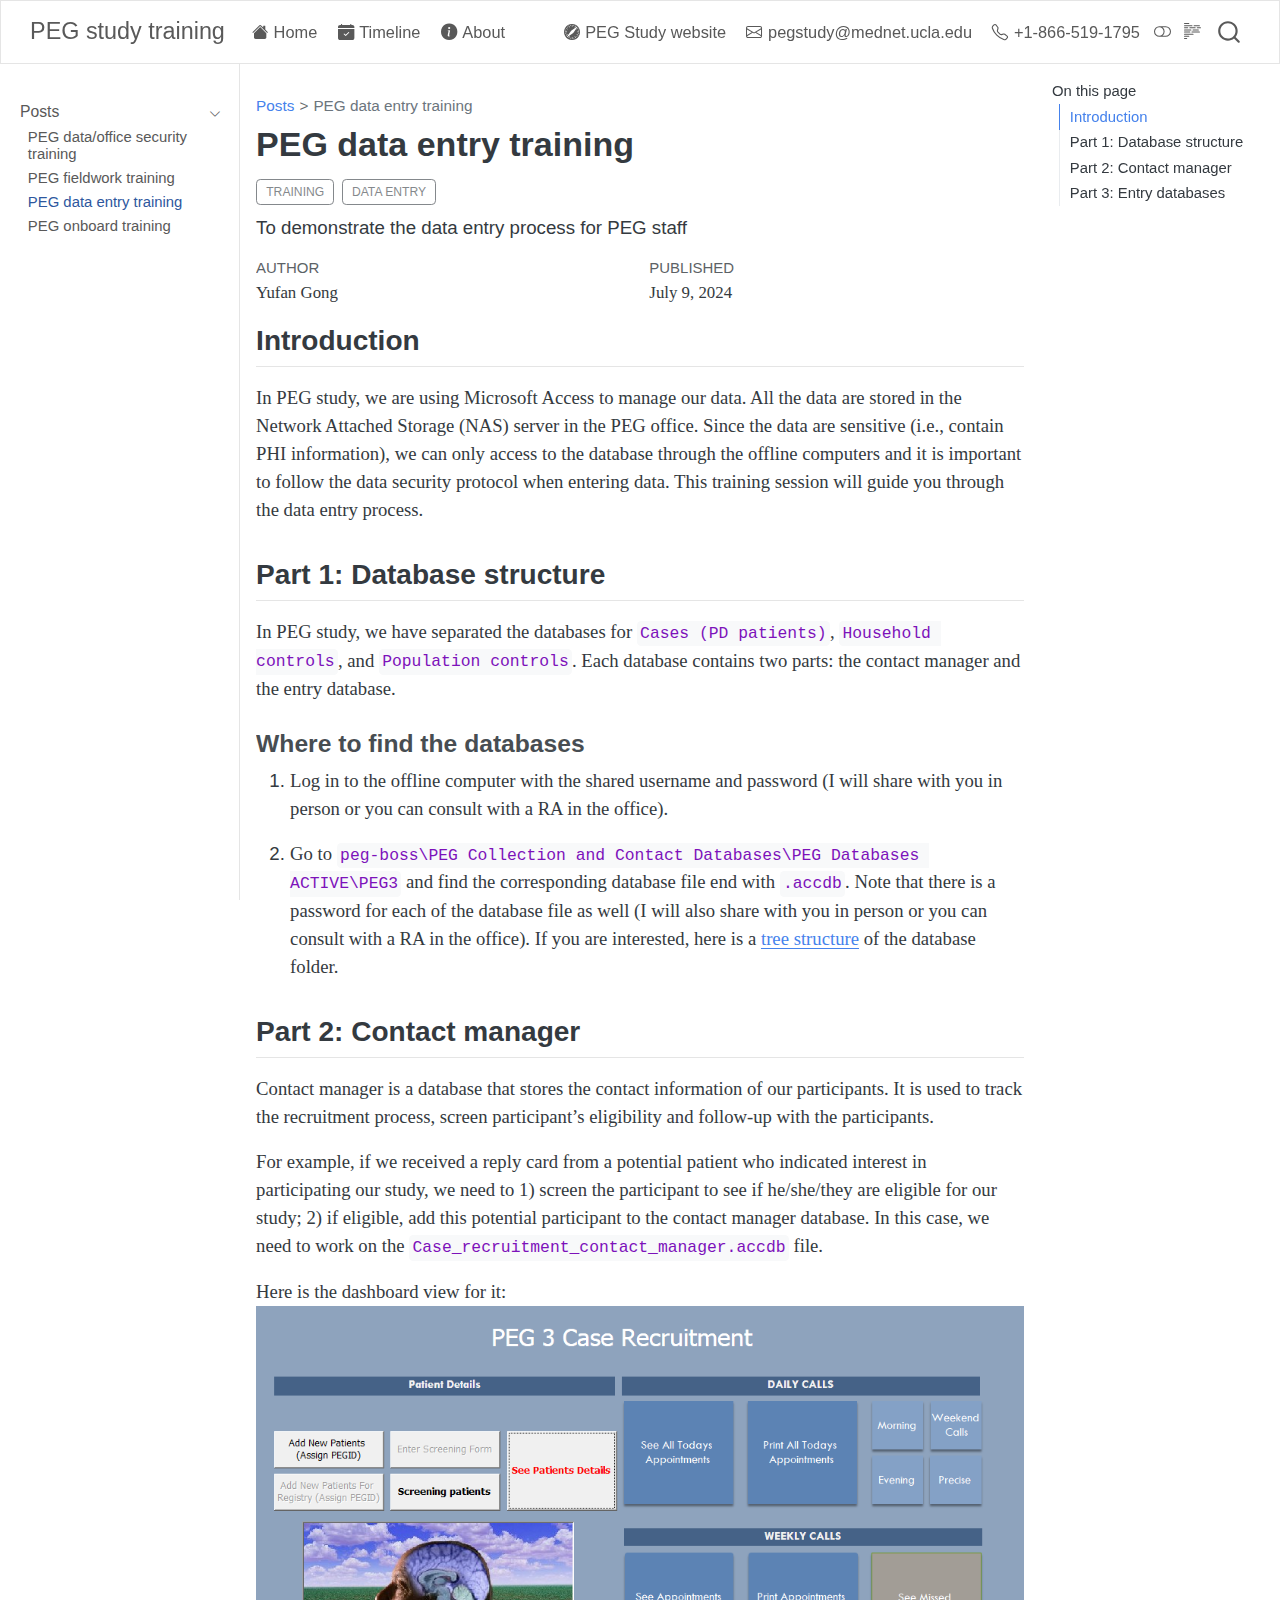
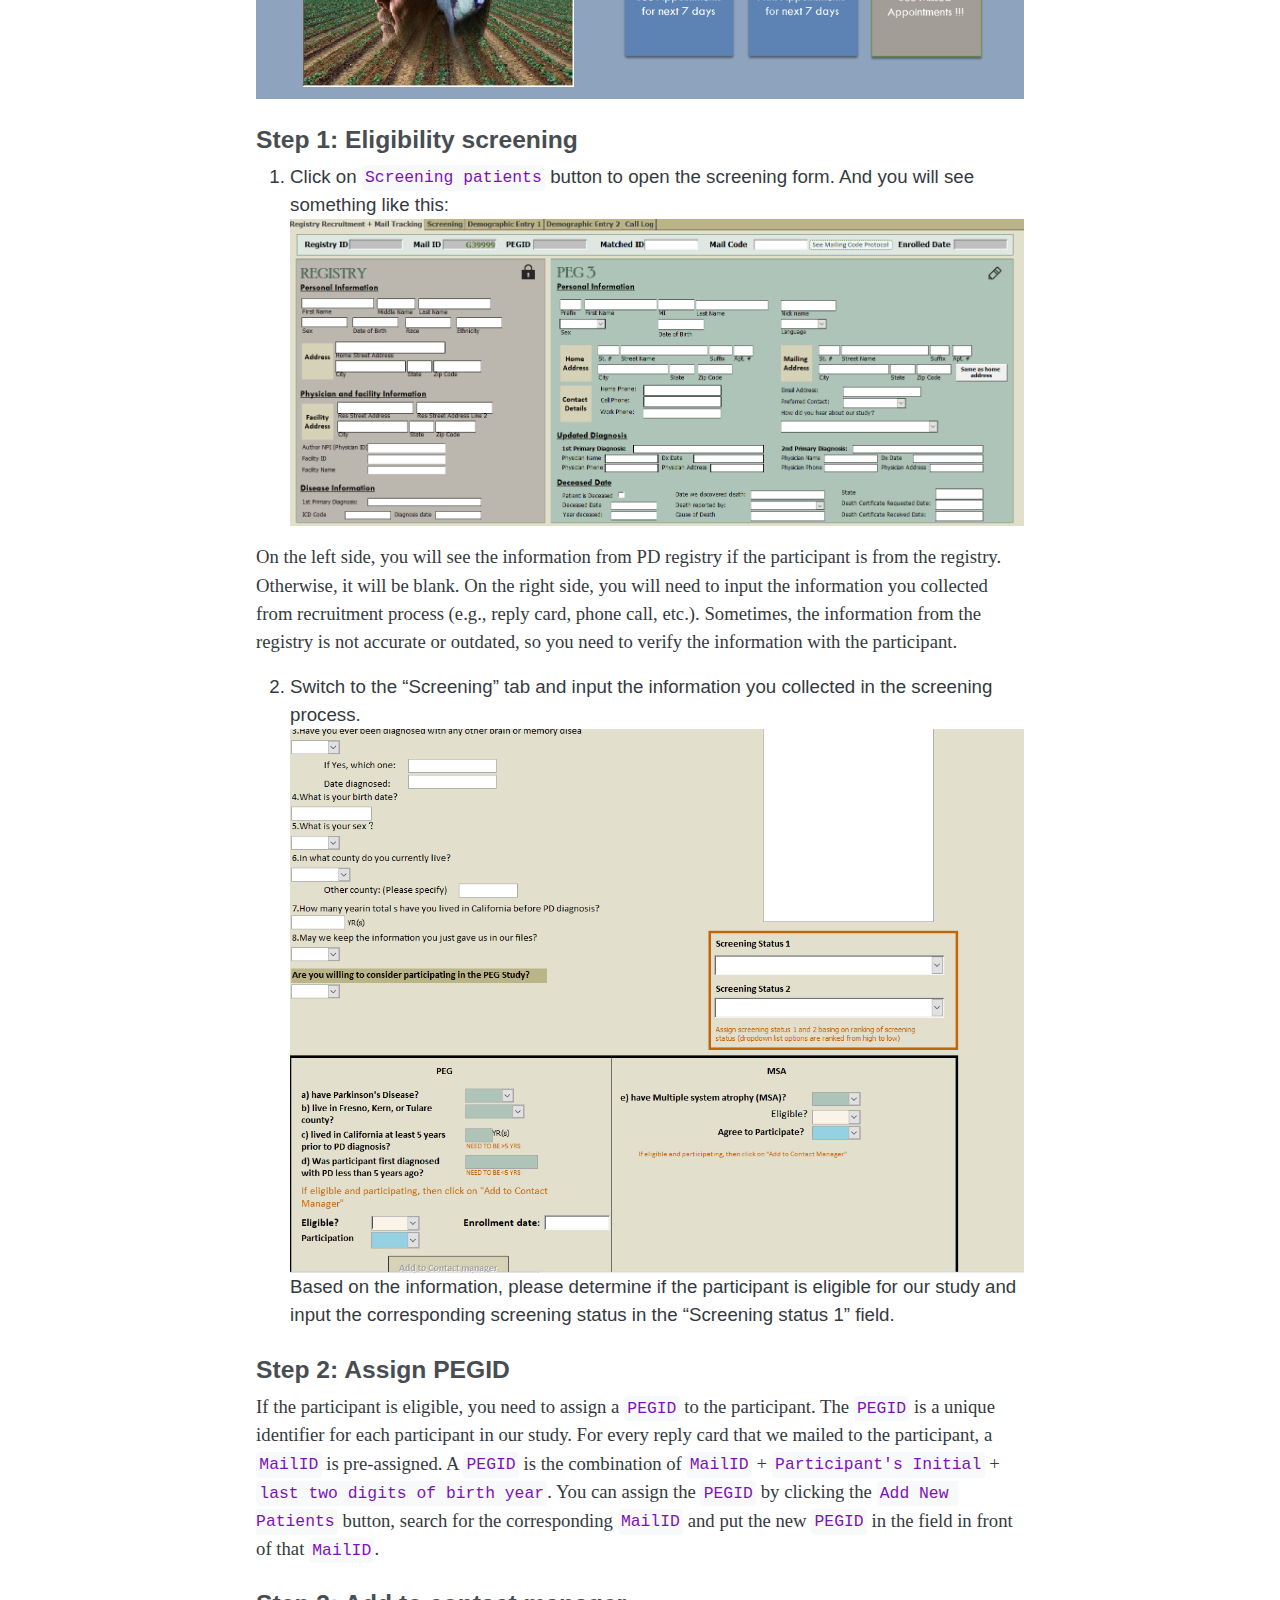
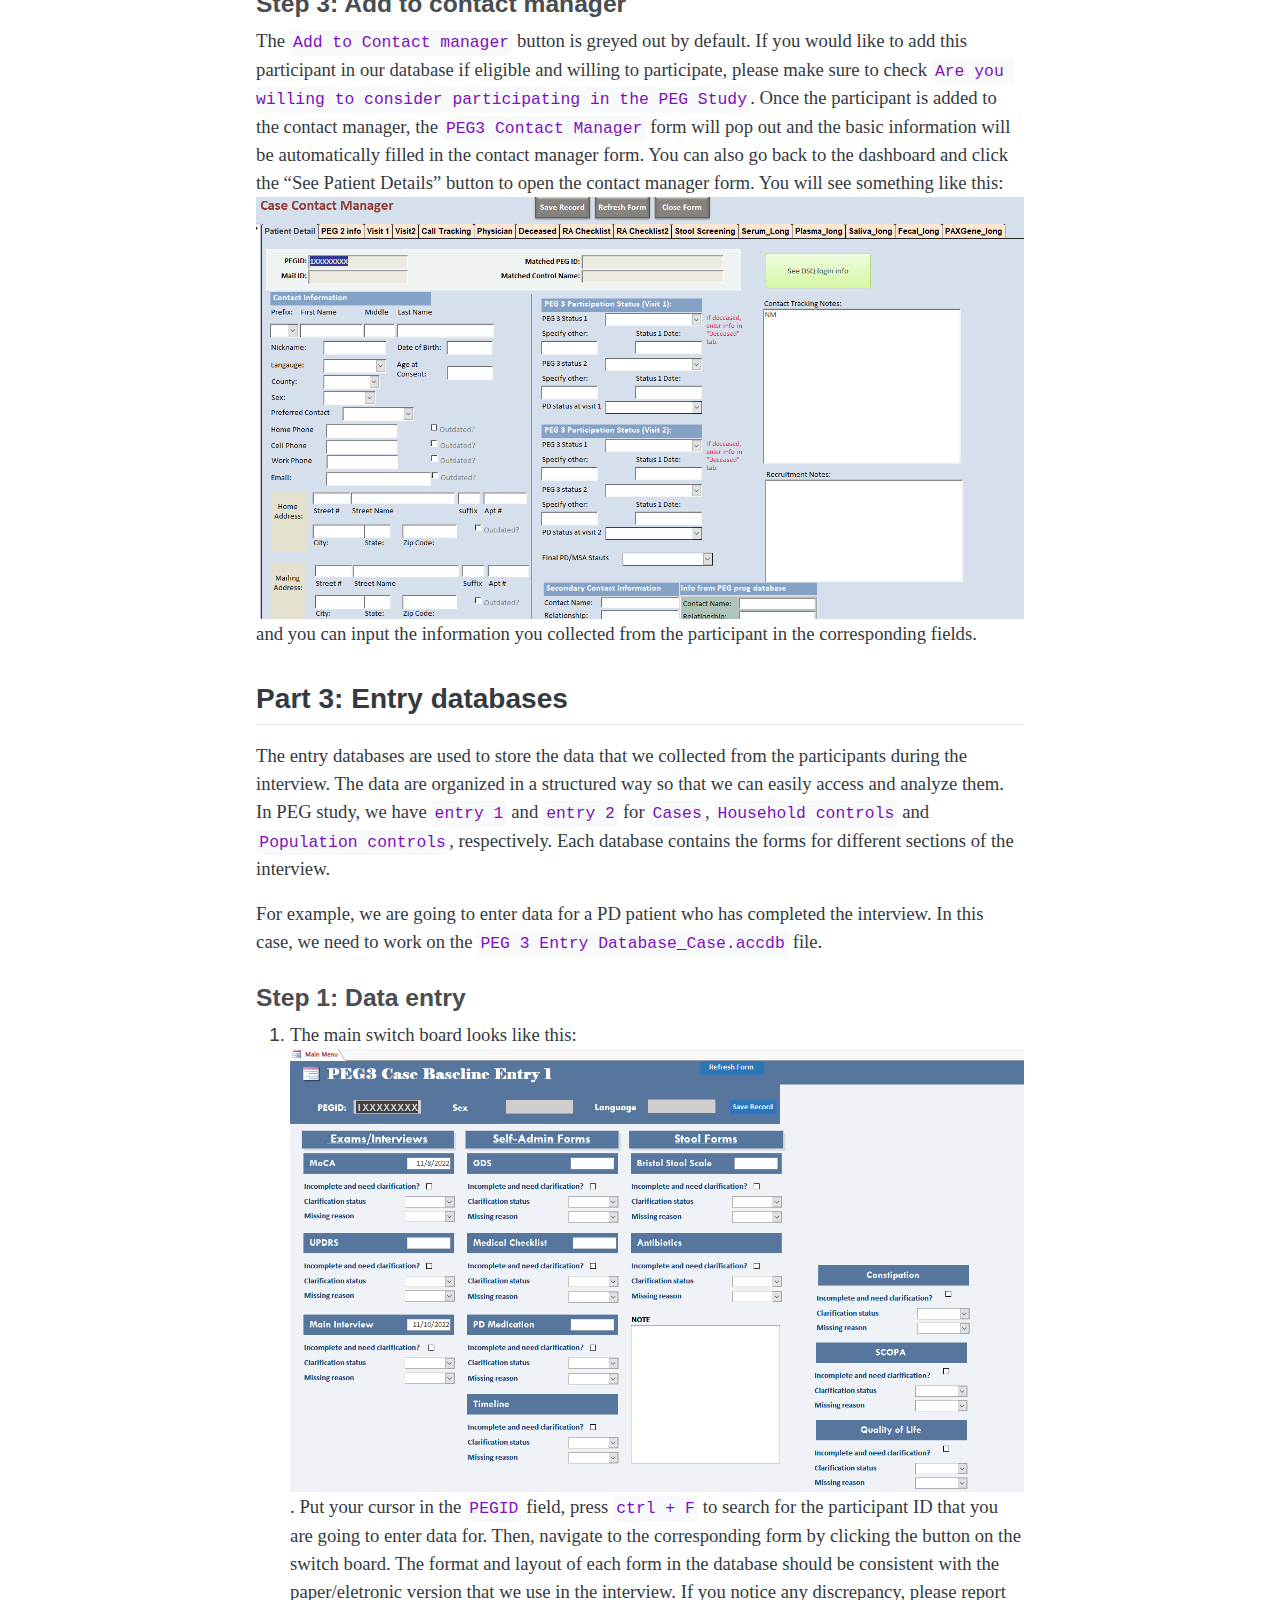
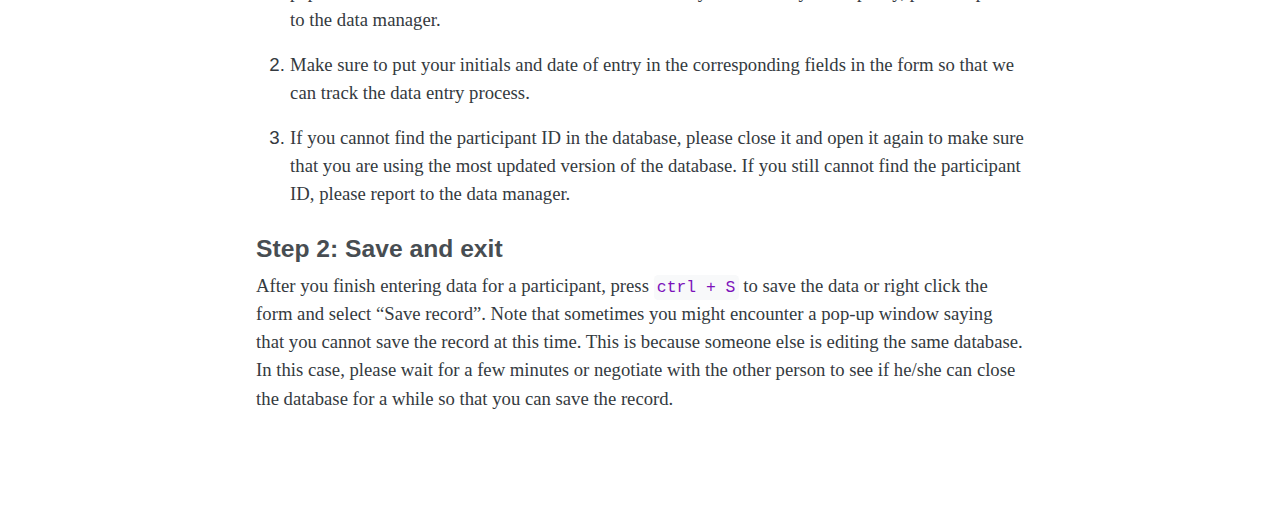
<file: posts/data_entry/index.html>
<!DOCTYPE html>
<html xmlns="http://www.w3.org/1999/xhtml" lang="en" xml:lang="en"><head>

<meta charset="utf-8">
<meta name="generator" content="quarto-1.5.52">

<meta name="viewport" content="width=device-width, initial-scale=1.0, user-scalable=yes">

<meta name="author" content="Yufan Gong">
<meta name="dcterms.date" content="2024-07-09">
<meta name="description" content="To demonstrate the data entry process for PEG staff">

<title>PEG data entry training – PEG study training</title>
<style>
code{white-space: pre-wrap;}
span.smallcaps{font-variant: small-caps;}
div.columns{display: flex; gap: min(4vw, 1.5em);}
div.column{flex: auto; overflow-x: auto;}
div.hanging-indent{margin-left: 1.5em; text-indent: -1.5em;}
ul.task-list{list-style: none;}
ul.task-list li input[type="checkbox"] {
  width: 0.8em;
  margin: 0 0.8em 0.2em -1em; /* quarto-specific, see https://github.com/quarto-dev/quarto-cli/issues/4556 */ 
  vertical-align: middle;
}
</style>


<script src="../../site_libs/quarto-nav/quarto-nav.js"></script>
<script src="../../site_libs/quarto-nav/headroom.min.js"></script>
<script src="../../site_libs/clipboard/clipboard.min.js"></script>
<script src="../../site_libs/quarto-search/autocomplete.umd.js"></script>
<script src="../../site_libs/quarto-search/fuse.min.js"></script>
<script src="../../site_libs/quarto-search/quarto-search.js"></script>
<meta name="quarto:offset" content="../../">
<script src="../../site_libs/quarto-html/quarto.js"></script>
<script src="../../site_libs/quarto-html/popper.min.js"></script>
<script src="../../site_libs/quarto-html/tippy.umd.min.js"></script>
<script src="../../site_libs/quarto-html/anchor.min.js"></script>
<link href="../../site_libs/quarto-html/tippy.css" rel="stylesheet">
<link href="../../site_libs/quarto-html/quarto-syntax-highlighting.css" rel="stylesheet" class="quarto-color-scheme" id="quarto-text-highlighting-styles">
<link href="../../site_libs/quarto-html/quarto-syntax-highlighting-dark.css" rel="prefetch" class="quarto-color-scheme quarto-color-alternate" id="quarto-text-highlighting-styles">
<script src="../../site_libs/bootstrap/bootstrap.min.js"></script>
<link href="../../site_libs/bootstrap/bootstrap-icons.css" rel="stylesheet">
<link href="../../site_libs/bootstrap/bootstrap.min.css" rel="stylesheet" class="quarto-color-scheme" id="quarto-bootstrap" data-mode="light">
<link href="../../site_libs/bootstrap/bootstrap-dark.min.css" rel="prefetch" class="quarto-color-scheme quarto-color-alternate" id="quarto-bootstrap" data-mode="dark">
<script id="quarto-search-options" type="application/json">{
  "location": "navbar",
  "copy-button": false,
  "collapse-after": 3,
  "panel-placement": "end",
  "type": "overlay",
  "limit": 50,
  "keyboard-shortcut": [
    "f",
    "/",
    "s"
  ],
  "show-item-context": false,
  "language": {
    "search-no-results-text": "No results",
    "search-matching-documents-text": "matching documents",
    "search-copy-link-title": "Copy link to search",
    "search-hide-matches-text": "Hide additional matches",
    "search-more-match-text": "more match in this document",
    "search-more-matches-text": "more matches in this document",
    "search-clear-button-title": "Clear",
    "search-text-placeholder": "",
    "search-detached-cancel-button-title": "Cancel",
    "search-submit-button-title": "Submit",
    "search-label": "Search"
  }
}</script>


<link rel="stylesheet" href="../../styles.css">
<meta name="twitter:title" content="PEG data entry training – PEG study training">
<meta name="twitter:description" content="To demonstrate the data entry process for PEG staff">
<meta name="twitter:image" content="https://ivangong24.github.io/peg_quarto/posts/data_entry/images/database_ai.webp">
<meta name="twitter:card" content="summary_large_image">
</head>

<body class="nav-sidebar docked nav-fixed">

<div id="quarto-search-results"></div>
  <header id="quarto-header" class="headroom fixed-top">
    <nav class="navbar navbar-expand-lg " data-bs-theme="dark">
      <div class="navbar-container container-fluid">
      <div class="navbar-brand-container mx-auto">
    <a class="navbar-brand" href="../../index.html">
    <span class="navbar-title">PEG study training</span>
    </a>
  </div>
            <div id="quarto-search" class="" title="Search"></div>
          <button class="navbar-toggler" type="button" data-bs-toggle="collapse" data-bs-target="#navbarCollapse" aria-controls="navbarCollapse" role="menu" aria-expanded="false" aria-label="Toggle navigation" onclick="if (window.quartoToggleHeadroom) { window.quartoToggleHeadroom(); }">
  <span class="navbar-toggler-icon"></span>
</button>
          <div class="collapse navbar-collapse" id="navbarCollapse">
            <ul class="navbar-nav navbar-nav-scroll me-auto">
  <li class="nav-item">
    <a class="nav-link" href="../../index.html"> <i class="bi bi-house-fill" role="img">
</i> 
<span class="menu-text">Home</span></a>
  </li>  
  <li class="nav-item">
    <a class="nav-link" href="../../timeline.html"> <i class="bi bi-calendar-check-fill" role="img">
</i> 
<span class="menu-text">Timeline</span></a>
  </li>  
  <li class="nav-item">
    <a class="nav-link" href="../../about.html"> <i class="bi bi-info-circle-fill" role="img">
</i> 
<span class="menu-text">About</span></a>
  </li>  
</ul>
            <ul class="navbar-nav navbar-nav-scroll ms-auto">
  <li class="nav-item">
    <a class="nav-link" href="https://www.pegstudy.com/"> <i class="bi bi-browser-safari" role="img">
</i> 
<span class="menu-text">PEG Study website</span></a>
  </li>  
  <li class="nav-item">
    <a class="nav-link" href="../../pegstudy@mednet.ucla.edu"> <i class="bi bi-envelope" role="img">
</i> 
<span class="menu-text">pegstudy@mednet.ucla.edu</span></a>
  </li>  
  <li class="nav-item">
    <span class="nav-link">
    <i class="bi bi-telephone" role="img">
</i> 
<span class="menu-text">+1-866-519-1795</span>
    </span>
  </li>  
</ul>
          </div> <!-- /navcollapse -->
            <div class="quarto-navbar-tools">
  <a href="" class="quarto-color-scheme-toggle quarto-navigation-tool  px-1" onclick="window.quartoToggleColorScheme(); return false;" title="Toggle dark mode"><i class="bi"></i></a>
  <a href="" class="quarto-reader-toggle quarto-navigation-tool px-1" onclick="window.quartoToggleReader(); return false;" title="Toggle reader mode">
  <div class="quarto-reader-toggle-btn">
  <i class="bi"></i>
  </div>
</a>
</div>
      </div> <!-- /container-fluid -->
    </nav>
  <nav class="quarto-secondary-nav">
    <div class="container-fluid d-flex">
      <button type="button" class="quarto-btn-toggle btn" data-bs-toggle="collapse" role="button" data-bs-target=".quarto-sidebar-collapse-item" aria-controls="quarto-sidebar" aria-expanded="false" aria-label="Toggle sidebar navigation" onclick="if (window.quartoToggleHeadroom) { window.quartoToggleHeadroom(); }">
        <i class="bi bi-layout-text-sidebar-reverse"></i>
      </button>
        <nav class="quarto-page-breadcrumbs" aria-label="breadcrumb"><ol class="breadcrumb"><li class="breadcrumb-item"><a href="../../posts/data_security/index.html">Posts</a></li><li class="breadcrumb-item"><a href="../../posts/data_entry/index.html">PEG data entry training</a></li></ol></nav>
        <a class="flex-grow-1" role="navigation" data-bs-toggle="collapse" data-bs-target=".quarto-sidebar-collapse-item" aria-controls="quarto-sidebar" aria-expanded="false" aria-label="Toggle sidebar navigation" onclick="if (window.quartoToggleHeadroom) { window.quartoToggleHeadroom(); }">      
        </a>
    </div>
  </nav>
</header>
<!-- content -->
<div id="quarto-content" class="quarto-container page-columns page-rows-contents page-layout-article page-navbar">
<!-- sidebar -->
  <nav id="quarto-sidebar" class="sidebar collapse collapse-horizontal quarto-sidebar-collapse-item sidebar-navigation docked overflow-auto">
    <div class="sidebar-menu-container"> 
    <ul class="list-unstyled mt-1">
        <li class="sidebar-item sidebar-item-section">
      <div class="sidebar-item-container"> 
            <a class="sidebar-item-text sidebar-link text-start" data-bs-toggle="collapse" data-bs-target="#quarto-sidebar-section-1" role="navigation" aria-expanded="true">
 <span class="menu-text">Posts</span></a>
          <a class="sidebar-item-toggle text-start" data-bs-toggle="collapse" data-bs-target="#quarto-sidebar-section-1" role="navigation" aria-expanded="true" aria-label="Toggle section">
            <i class="bi bi-chevron-right ms-2"></i>
          </a> 
      </div>
      <ul id="quarto-sidebar-section-1" class="collapse list-unstyled sidebar-section depth1 show">  
          <li class="sidebar-item">
  <div class="sidebar-item-container"> 
  <a href="../../posts/data_security/index.html" class="sidebar-item-text sidebar-link">
 <span class="menu-text">PEG data/office security training</span></a>
  </div>
</li>
          <li class="sidebar-item">
  <div class="sidebar-item-container"> 
  <a href="../../posts/field_work/index.html" class="sidebar-item-text sidebar-link">
 <span class="menu-text">PEG fieldwork training</span></a>
  </div>
</li>
          <li class="sidebar-item">
  <div class="sidebar-item-container"> 
  <a href="../../posts/data_entry/index.html" class="sidebar-item-text sidebar-link active">
 <span class="menu-text">PEG data entry training</span></a>
  </div>
</li>
          <li class="sidebar-item">
  <div class="sidebar-item-container"> 
  <a href="../../posts/peg_onboard/index.html" class="sidebar-item-text sidebar-link">
 <span class="menu-text">PEG onboard training</span></a>
  </div>
</li>
      </ul>
  </li>
    </ul>
    </div>
</nav>
<div id="quarto-sidebar-glass" class="quarto-sidebar-collapse-item" data-bs-toggle="collapse" data-bs-target=".quarto-sidebar-collapse-item"></div>
<!-- margin-sidebar -->
    <div id="quarto-margin-sidebar" class="sidebar margin-sidebar">
        <nav id="TOC" role="doc-toc" class="toc-active">
    <h2 id="toc-title">On this page</h2>
   
  <ul>
  <li><a href="#introduction" id="toc-introduction" class="nav-link active" data-scroll-target="#introduction">Introduction</a></li>
  <li><a href="#part-1-database-structure" id="toc-part-1-database-structure" class="nav-link" data-scroll-target="#part-1-database-structure">Part 1: Database structure</a>
  <ul class="collapse">
  <li><a href="#where-to-find-the-databases" id="toc-where-to-find-the-databases" class="nav-link" data-scroll-target="#where-to-find-the-databases">Where to find the databases</a></li>
  </ul></li>
  <li><a href="#part-2-contact-manager" id="toc-part-2-contact-manager" class="nav-link" data-scroll-target="#part-2-contact-manager">Part 2: Contact manager</a>
  <ul class="collapse">
  <li><a href="#step-1-eligibility-screening" id="toc-step-1-eligibility-screening" class="nav-link" data-scroll-target="#step-1-eligibility-screening">Step 1: Eligibility screening</a></li>
  <li><a href="#step-2-assign-pegid" id="toc-step-2-assign-pegid" class="nav-link" data-scroll-target="#step-2-assign-pegid">Step 2: Assign PEGID</a></li>
  <li><a href="#step-3-add-to-contact-manager" id="toc-step-3-add-to-contact-manager" class="nav-link" data-scroll-target="#step-3-add-to-contact-manager">Step 3: Add to contact manager</a></li>
  </ul></li>
  <li><a href="#part-3-entry-databases" id="toc-part-3-entry-databases" class="nav-link" data-scroll-target="#part-3-entry-databases">Part 3: Entry databases</a>
  <ul class="collapse">
  <li><a href="#step-1-data-entry" id="toc-step-1-data-entry" class="nav-link" data-scroll-target="#step-1-data-entry">Step 1: Data entry</a></li>
  <li><a href="#step-2-save-and-exit" id="toc-step-2-save-and-exit" class="nav-link" data-scroll-target="#step-2-save-and-exit">Step 2: Save and exit</a></li>
  </ul></li>
  </ul>
</nav>
    </div>
<!-- main -->
<main class="content" id="quarto-document-content">

<header id="title-block-header" class="quarto-title-block default"><nav class="quarto-page-breadcrumbs quarto-title-breadcrumbs d-none d-lg-block" aria-label="breadcrumb"><ol class="breadcrumb"><li class="breadcrumb-item"><a href="../../posts/data_security/index.html">Posts</a></li><li class="breadcrumb-item"><a href="../../posts/data_entry/index.html">PEG data entry training</a></li></ol></nav>
<div class="quarto-title">
<h1 class="title">PEG data entry training</h1>
  <div class="quarto-categories">
    <div class="quarto-category">training</div>
    <div class="quarto-category">data entry</div>
  </div>
  </div>

<div>
  <div class="description">
    To demonstrate the data entry process for PEG staff
  </div>
</div>


<div class="quarto-title-meta">

    <div>
    <div class="quarto-title-meta-heading">Author</div>
    <div class="quarto-title-meta-contents">
             <p>Yufan Gong </p>
          </div>
  </div>
    
    <div>
    <div class="quarto-title-meta-heading">Published</div>
    <div class="quarto-title-meta-contents">
      <p class="date">July 9, 2024</p>
    </div>
  </div>
  
    
  </div>
  


</header>


<section id="introduction" class="level2">
<h2 class="anchored" data-anchor-id="introduction">Introduction</h2>
<p>In PEG study, we are using Microsoft Access to manage our data. All the data are stored in the Network Attached Storage (NAS) server in the PEG office. Since the data are sensitive (i.e., contain PHI information), we can only access to the database through the offline computers and it is important to follow the data security protocol when entering data. This training session will guide you through the data entry process.</p>
</section>
<section id="part-1-database-structure" class="level2">
<h2 class="anchored" data-anchor-id="part-1-database-structure">Part 1: Database structure</h2>
<p>In PEG study, we have separated the databases for <code>Cases (PD patients)</code>, <code>Household controls</code>, and <code>Population controls</code>. Each database contains two parts: the contact manager and the entry database.</p>
<section id="where-to-find-the-databases" class="level3">
<h3 class="anchored" data-anchor-id="where-to-find-the-databases">Where to find the databases</h3>
<ol type="1">
<li><p>Log in to the offline computer with the shared username and password (I will share with you in person or you can consult with a RA in the office).</p></li>
<li><p>Go to <code>peg-boss\PEG Collection and Contact Databases\PEG Databases ACTIVE\PEG3</code> and find the corresponding database file end with <code>.accdb</code>. Note that there is a password for each of the database file as well (I will also share with you in person or you can consult with a RA in the office). If you are interested, here is a <a href="documents/tree.txt">tree structure</a> of the database folder.</p></li>
</ol>
</section>
</section>
<section id="part-2-contact-manager" class="level2">
<h2 class="anchored" data-anchor-id="part-2-contact-manager">Part 2: Contact manager</h2>
<p>Contact manager is a database that stores the contact information of our participants. It is used to track the recruitment process, screen participant’s eligibility and follow-up with the participants.</p>
<p>For example, if we received a reply card from a potential patient who indicated interest in participating our study, we need to 1) screen the participant to see if he/she/they are eligible for our study; 2) if eligible, add this potential participant to the contact manager database. In this case, we need to work on the <code>Case_recruitment_contact_manager.accdb</code> file.</p>
<p>Here is the dashboard view for it: <img src="images/dashboard.png" class="img-fluid" alt="dashboard"></p>
<section id="step-1-eligibility-screening" class="level3">
<h3 class="anchored" data-anchor-id="step-1-eligibility-screening">Step 1: Eligibility screening</h3>
<ol type="1">
<li>Click on <code>Screening patients</code> button to open the screening form. And you will see something like this: <img src="images/screening.png" class="img-fluid" alt="screening"></li>
</ol>
<p>On the left side, you will see the information from PD registry if the participant is from the registry. Otherwise, it will be blank. On the right side, you will need to input the information you collected from recruitment process (e.g., reply card, phone call, etc.). Sometimes, the information from the registry is not accurate or outdated, so you need to verify the information with the participant.</p>
<ol start="2" type="1">
<li>Switch to the “Screening” tab and input the information you collected in the screening process. <img src="images/screening2.png" class="img-fluid" alt="screening2"> Based on the information, please determine if the participant is eligible for our study and input the corresponding screening status in the “Screening status 1” field.</li>
</ol>
</section>
<section id="step-2-assign-pegid" class="level3">
<h3 class="anchored" data-anchor-id="step-2-assign-pegid">Step 2: Assign PEGID</h3>
<p>If the participant is eligible, you need to assign a <code>PEGID</code> to the participant. The <code>PEGID</code> is a unique identifier for each participant in our study. For every reply card that we mailed to the participant, a <code>MailID</code> is pre-assigned. A <code>PEGID</code> is the combination of <code>MailID</code> + <code>Participant's Initial</code> + <code>last two digits of birth year</code>. You can assign the <code>PEGID</code> by clicking the <code>Add New Patients</code> button, search for the corresponding <code>MailID</code> and put the new <code>PEGID</code> in the field in front of that <code>MailID</code>.</p>
</section>
<section id="step-3-add-to-contact-manager" class="level3">
<h3 class="anchored" data-anchor-id="step-3-add-to-contact-manager">Step 3: Add to contact manager</h3>
<p>The <code>Add to Contact manager</code> button is greyed out by default. If you would like to add this participant in our database if eligible and willing to participate, please make sure to check <code>Are you willing to consider participating in the PEG Study</code>. Once the participant is added to the contact manager, the <code>PEG3 Contact Manager</code> form will pop out and the basic information will be automatically filled in the contact manager form. You can also go back to the dashboard and click the “See Patient Details” button to open the contact manager form. You will see something like this: <img src="images/contact_manager.png" class="img-fluid" alt="contact manager"> and you can input the information you collected from the participant in the corresponding fields.</p>
</section>
</section>
<section id="part-3-entry-databases" class="level2">
<h2 class="anchored" data-anchor-id="part-3-entry-databases">Part 3: Entry databases</h2>
<p>The entry databases are used to store the data that we collected from the participants during the interview. The data are organized in a structured way so that we can easily access and analyze them. In PEG study, we have <code>entry 1</code> and <code>entry 2</code> for <code>Cases</code>, <code>Household controls</code> and <code>Population controls</code>, respectively. Each database contains the forms for different sections of the interview.</p>
<p>For example, we are going to enter data for a PD patient who has completed the interview. In this case, we need to work on the <code>PEG 3 Entry Database_Case.accdb</code> file.</p>
<section id="step-1-data-entry" class="level3">
<h3 class="anchored" data-anchor-id="step-1-data-entry">Step 1: Data entry</h3>
<ol type="1">
<li><p>The main switch board looks like this: <img src="images/entry1.png" class="img-fluid" alt="entry1">. Put your cursor in the <code>PEGID</code> field, press <code>ctrl + F</code> to search for the participant ID that you are going to enter data for. Then, navigate to the corresponding form by clicking the button on the switch board. The format and layout of each form in the database should be consistent with the paper/eletronic version that we use in the interview. If you notice any discrepancy, please report to the data manager.</p></li>
<li><p>Make sure to put your initials and date of entry in the corresponding fields in the form so that we can track the data entry process.</p></li>
<li><p>If you cannot find the participant ID in the database, please close it and open it again to make sure that you are using the most updated version of the database. If you still cannot find the participant ID, please report to the data manager.</p></li>
</ol>
</section>
<section id="step-2-save-and-exit" class="level3">
<h3 class="anchored" data-anchor-id="step-2-save-and-exit">Step 2: Save and exit</h3>
<p>After you finish entering data for a participant, press <code>ctrl + S</code> to save the data or right click the form and select “Save record”. Note that sometimes you might encounter a pop-up window saying that you cannot save the record at this time. This is because someone else is editing the same database. In this case, please wait for a few minutes or negotiate with the other person to see if he/she can close the database for a while so that you can save the record.</p>


</section>
</section>

<a onclick="window.scrollTo(0, 0); return false;" role="button" id="quarto-back-to-top"><i class="bi bi-arrow-up"></i> Back to top</a></main> <!-- /main -->
<script id="quarto-html-after-body" type="application/javascript">
window.document.addEventListener("DOMContentLoaded", function (event) {
  const toggleBodyColorMode = (bsSheetEl) => {
    const mode = bsSheetEl.getAttribute("data-mode");
    const bodyEl = window.document.querySelector("body");
    if (mode === "dark") {
      bodyEl.classList.add("quarto-dark");
      bodyEl.classList.remove("quarto-light");
    } else {
      bodyEl.classList.add("quarto-light");
      bodyEl.classList.remove("quarto-dark");
    }
  }
  const toggleBodyColorPrimary = () => {
    const bsSheetEl = window.document.querySelector("link#quarto-bootstrap");
    if (bsSheetEl) {
      toggleBodyColorMode(bsSheetEl);
    }
  }
  toggleBodyColorPrimary();  
  const disableStylesheet = (stylesheets) => {
    for (let i=0; i < stylesheets.length; i++) {
      const stylesheet = stylesheets[i];
      stylesheet.rel = 'prefetch';
    }
  }
  const enableStylesheet = (stylesheets) => {
    for (let i=0; i < stylesheets.length; i++) {
      const stylesheet = stylesheets[i];
      stylesheet.rel = 'stylesheet';
    }
  }
  const manageTransitions = (selector, allowTransitions) => {
    const els = window.document.querySelectorAll(selector);
    for (let i=0; i < els.length; i++) {
      const el = els[i];
      if (allowTransitions) {
        el.classList.remove('notransition');
      } else {
        el.classList.add('notransition');
      }
    }
  }
  const toggleGiscusIfUsed = (isAlternate, darkModeDefault) => {
    const baseTheme = document.querySelector('#giscus-base-theme')?.value ?? 'light';
    const alternateTheme = document.querySelector('#giscus-alt-theme')?.value ?? 'dark';
    let newTheme = '';
    if(darkModeDefault) {
      newTheme = isAlternate ? baseTheme : alternateTheme;
    } else {
      newTheme = isAlternate ? alternateTheme : baseTheme;
    }
    const changeGiscusTheme = () => {
      // From: https://github.com/giscus/giscus/issues/336
      const sendMessage = (message) => {
        const iframe = document.querySelector('iframe.giscus-frame');
        if (!iframe) return;
        iframe.contentWindow.postMessage({ giscus: message }, 'https://giscus.app');
      }
      sendMessage({
        setConfig: {
          theme: newTheme
        }
      });
    }
    const isGiscussLoaded = window.document.querySelector('iframe.giscus-frame') !== null;
    if (isGiscussLoaded) {
      changeGiscusTheme();
    }
  }
  const toggleColorMode = (alternate) => {
    // Switch the stylesheets
    const alternateStylesheets = window.document.querySelectorAll('link.quarto-color-scheme.quarto-color-alternate');
    manageTransitions('#quarto-margin-sidebar .nav-link', false);
    if (alternate) {
      enableStylesheet(alternateStylesheets);
      for (const sheetNode of alternateStylesheets) {
        if (sheetNode.id === "quarto-bootstrap") {
          toggleBodyColorMode(sheetNode);
        }
      }
    } else {
      disableStylesheet(alternateStylesheets);
      toggleBodyColorPrimary();
    }
    manageTransitions('#quarto-margin-sidebar .nav-link', true);
    // Switch the toggles
    const toggles = window.document.querySelectorAll('.quarto-color-scheme-toggle');
    for (let i=0; i < toggles.length; i++) {
      const toggle = toggles[i];
      if (toggle) {
        if (alternate) {
          toggle.classList.add("alternate");     
        } else {
          toggle.classList.remove("alternate");
        }
      }
    }
    // Hack to workaround the fact that safari doesn't
    // properly recolor the scrollbar when toggling (#1455)
    if (navigator.userAgent.indexOf('Safari') > 0 && navigator.userAgent.indexOf('Chrome') == -1) {
      manageTransitions("body", false);
      window.scrollTo(0, 1);
      setTimeout(() => {
        window.scrollTo(0, 0);
        manageTransitions("body", true);
      }, 40);  
    }
  }
  const isFileUrl = () => { 
    return window.location.protocol === 'file:';
  }
  const hasAlternateSentinel = () => {  
    let styleSentinel = getColorSchemeSentinel();
    if (styleSentinel !== null) {
      return styleSentinel === "alternate";
    } else {
      return false;
    }
  }
  const setStyleSentinel = (alternate) => {
    const value = alternate ? "alternate" : "default";
    if (!isFileUrl()) {
      window.localStorage.setItem("quarto-color-scheme", value);
    } else {
      localAlternateSentinel = value;
    }
  }
  const getColorSchemeSentinel = () => {
    if (!isFileUrl()) {
      const storageValue = window.localStorage.getItem("quarto-color-scheme");
      return storageValue != null ? storageValue : localAlternateSentinel;
    } else {
      return localAlternateSentinel;
    }
  }
  const darkModeDefault = false;
  let localAlternateSentinel = darkModeDefault ? 'alternate' : 'default';
  // Dark / light mode switch
  window.quartoToggleColorScheme = () => {
    // Read the current dark / light value 
    let toAlternate = !hasAlternateSentinel();
    toggleColorMode(toAlternate);
    setStyleSentinel(toAlternate);
    toggleGiscusIfUsed(toAlternate, darkModeDefault);
  };
  // Ensure there is a toggle, if there isn't float one in the top right
  if (window.document.querySelector('.quarto-color-scheme-toggle') === null) {
    const a = window.document.createElement('a');
    a.classList.add('top-right');
    a.classList.add('quarto-color-scheme-toggle');
    a.href = "";
    a.onclick = function() { try { window.quartoToggleColorScheme(); } catch {} return false; };
    const i = window.document.createElement("i");
    i.classList.add('bi');
    a.appendChild(i);
    window.document.body.appendChild(a);
  }
  // Switch to dark mode if need be
  if (hasAlternateSentinel()) {
    toggleColorMode(true);
  } else {
    toggleColorMode(false);
  }
  const icon = "";
  const anchorJS = new window.AnchorJS();
  anchorJS.options = {
    placement: 'right',
    icon: icon
  };
  anchorJS.add('.anchored');
  const isCodeAnnotation = (el) => {
    for (const clz of el.classList) {
      if (clz.startsWith('code-annotation-')) {                     
        return true;
      }
    }
    return false;
  }
  const onCopySuccess = function(e) {
    // button target
    const button = e.trigger;
    // don't keep focus
    button.blur();
    // flash "checked"
    button.classList.add('code-copy-button-checked');
    var currentTitle = button.getAttribute("title");
    button.setAttribute("title", "Copied!");
    let tooltip;
    if (window.bootstrap) {
      button.setAttribute("data-bs-toggle", "tooltip");
      button.setAttribute("data-bs-placement", "left");
      button.setAttribute("data-bs-title", "Copied!");
      tooltip = new bootstrap.Tooltip(button, 
        { trigger: "manual", 
          customClass: "code-copy-button-tooltip",
          offset: [0, -8]});
      tooltip.show();    
    }
    setTimeout(function() {
      if (tooltip) {
        tooltip.hide();
        button.removeAttribute("data-bs-title");
        button.removeAttribute("data-bs-toggle");
        button.removeAttribute("data-bs-placement");
      }
      button.setAttribute("title", currentTitle);
      button.classList.remove('code-copy-button-checked');
    }, 1000);
    // clear code selection
    e.clearSelection();
  }
  const getTextToCopy = function(trigger) {
      const codeEl = trigger.previousElementSibling.cloneNode(true);
      for (const childEl of codeEl.children) {
        if (isCodeAnnotation(childEl)) {
          childEl.remove();
        }
      }
      return codeEl.innerText;
  }
  const clipboard = new window.ClipboardJS('.code-copy-button:not([data-in-quarto-modal])', {
    text: getTextToCopy
  });
  clipboard.on('success', onCopySuccess);
  if (window.document.getElementById('quarto-embedded-source-code-modal')) {
    // For code content inside modals, clipBoardJS needs to be initialized with a container option
    // TODO: Check when it could be a function (https://github.com/zenorocha/clipboard.js/issues/860)
    const clipboardModal = new window.ClipboardJS('.code-copy-button[data-in-quarto-modal]', {
      text: getTextToCopy,
      container: window.document.getElementById('quarto-embedded-source-code-modal')
    });
    clipboardModal.on('success', onCopySuccess);
  }
    var localhostRegex = new RegExp(/^(?:http|https):\/\/localhost\:?[0-9]*\//);
    var mailtoRegex = new RegExp(/^mailto:/);
      var filterRegex = new RegExp("https:\/\/ivangong24\.github\.io\/peg_quarto\/");
    var isInternal = (href) => {
        return filterRegex.test(href) || localhostRegex.test(href) || mailtoRegex.test(href);
    }
    // Inspect non-navigation links and adorn them if external
 	var links = window.document.querySelectorAll('a[href]:not(.nav-link):not(.navbar-brand):not(.toc-action):not(.sidebar-link):not(.sidebar-item-toggle):not(.pagination-link):not(.no-external):not([aria-hidden]):not(.dropdown-item):not(.quarto-navigation-tool):not(.about-link)');
    for (var i=0; i<links.length; i++) {
      const link = links[i];
      if (!isInternal(link.href)) {
        // undo the damage that might have been done by quarto-nav.js in the case of
        // links that we want to consider external
        if (link.dataset.originalHref !== undefined) {
          link.href = link.dataset.originalHref;
        }
      }
    }
  function tippyHover(el, contentFn, onTriggerFn, onUntriggerFn) {
    const config = {
      allowHTML: true,
      maxWidth: 500,
      delay: 100,
      arrow: false,
      appendTo: function(el) {
          return el.parentElement;
      },
      interactive: true,
      interactiveBorder: 10,
      theme: 'quarto',
      placement: 'bottom-start',
    };
    if (contentFn) {
      config.content = contentFn;
    }
    if (onTriggerFn) {
      config.onTrigger = onTriggerFn;
    }
    if (onUntriggerFn) {
      config.onUntrigger = onUntriggerFn;
    }
    window.tippy(el, config); 
  }
  const noterefs = window.document.querySelectorAll('a[role="doc-noteref"]');
  for (var i=0; i<noterefs.length; i++) {
    const ref = noterefs[i];
    tippyHover(ref, function() {
      // use id or data attribute instead here
      let href = ref.getAttribute('data-footnote-href') || ref.getAttribute('href');
      try { href = new URL(href).hash; } catch {}
      const id = href.replace(/^#\/?/, "");
      const note = window.document.getElementById(id);
      if (note) {
        return note.innerHTML;
      } else {
        return "";
      }
    });
  }
  const xrefs = window.document.querySelectorAll('a.quarto-xref');
  const processXRef = (id, note) => {
    // Strip column container classes
    const stripColumnClz = (el) => {
      el.classList.remove("page-full", "page-columns");
      if (el.children) {
        for (const child of el.children) {
          stripColumnClz(child);
        }
      }
    }
    stripColumnClz(note)
    if (id === null || id.startsWith('sec-')) {
      // Special case sections, only their first couple elements
      const container = document.createElement("div");
      if (note.children && note.children.length > 2) {
        container.appendChild(note.children[0].cloneNode(true));
        for (let i = 1; i < note.children.length; i++) {
          const child = note.children[i];
          if (child.tagName === "P" && child.innerText === "") {
            continue;
          } else {
            container.appendChild(child.cloneNode(true));
            break;
          }
        }
        if (window.Quarto?.typesetMath) {
          window.Quarto.typesetMath(container);
        }
        return container.innerHTML
      } else {
        if (window.Quarto?.typesetMath) {
          window.Quarto.typesetMath(note);
        }
        return note.innerHTML;
      }
    } else {
      // Remove any anchor links if they are present
      const anchorLink = note.querySelector('a.anchorjs-link');
      if (anchorLink) {
        anchorLink.remove();
      }
      if (window.Quarto?.typesetMath) {
        window.Quarto.typesetMath(note);
      }
      // TODO in 1.5, we should make sure this works without a callout special case
      if (note.classList.contains("callout")) {
        return note.outerHTML;
      } else {
        return note.innerHTML;
      }
    }
  }
  for (var i=0; i<xrefs.length; i++) {
    const xref = xrefs[i];
    tippyHover(xref, undefined, function(instance) {
      instance.disable();
      let url = xref.getAttribute('href');
      let hash = undefined; 
      if (url.startsWith('#')) {
        hash = url;
      } else {
        try { hash = new URL(url).hash; } catch {}
      }
      if (hash) {
        const id = hash.replace(/^#\/?/, "");
        const note = window.document.getElementById(id);
        if (note !== null) {
          try {
            const html = processXRef(id, note.cloneNode(true));
            instance.setContent(html);
          } finally {
            instance.enable();
            instance.show();
          }
        } else {
          // See if we can fetch this
          fetch(url.split('#')[0])
          .then(res => res.text())
          .then(html => {
            const parser = new DOMParser();
            const htmlDoc = parser.parseFromString(html, "text/html");
            const note = htmlDoc.getElementById(id);
            if (note !== null) {
              const html = processXRef(id, note);
              instance.setContent(html);
            } 
          }).finally(() => {
            instance.enable();
            instance.show();
          });
        }
      } else {
        // See if we can fetch a full url (with no hash to target)
        // This is a special case and we should probably do some content thinning / targeting
        fetch(url)
        .then(res => res.text())
        .then(html => {
          const parser = new DOMParser();
          const htmlDoc = parser.parseFromString(html, "text/html");
          const note = htmlDoc.querySelector('main.content');
          if (note !== null) {
            // This should only happen for chapter cross references
            // (since there is no id in the URL)
            // remove the first header
            if (note.children.length > 0 && note.children[0].tagName === "HEADER") {
              note.children[0].remove();
            }
            const html = processXRef(null, note);
            instance.setContent(html);
          } 
        }).finally(() => {
          instance.enable();
          instance.show();
        });
      }
    }, function(instance) {
    });
  }
      let selectedAnnoteEl;
      const selectorForAnnotation = ( cell, annotation) => {
        let cellAttr = 'data-code-cell="' + cell + '"';
        let lineAttr = 'data-code-annotation="' +  annotation + '"';
        const selector = 'span[' + cellAttr + '][' + lineAttr + ']';
        return selector;
      }
      const selectCodeLines = (annoteEl) => {
        const doc = window.document;
        const targetCell = annoteEl.getAttribute("data-target-cell");
        const targetAnnotation = annoteEl.getAttribute("data-target-annotation");
        const annoteSpan = window.document.querySelector(selectorForAnnotation(targetCell, targetAnnotation));
        const lines = annoteSpan.getAttribute("data-code-lines").split(",");
        const lineIds = lines.map((line) => {
          return targetCell + "-" + line;
        })
        let top = null;
        let height = null;
        let parent = null;
        if (lineIds.length > 0) {
            //compute the position of the single el (top and bottom and make a div)
            const el = window.document.getElementById(lineIds[0]);
            top = el.offsetTop;
            height = el.offsetHeight;
            parent = el.parentElement.parentElement;
          if (lineIds.length > 1) {
            const lastEl = window.document.getElementById(lineIds[lineIds.length - 1]);
            const bottom = lastEl.offsetTop + lastEl.offsetHeight;
            height = bottom - top;
          }
          if (top !== null && height !== null && parent !== null) {
            // cook up a div (if necessary) and position it 
            let div = window.document.getElementById("code-annotation-line-highlight");
            if (div === null) {
              div = window.document.createElement("div");
              div.setAttribute("id", "code-annotation-line-highlight");
              div.style.position = 'absolute';
              parent.appendChild(div);
            }
            div.style.top = top - 2 + "px";
            div.style.height = height + 4 + "px";
            div.style.left = 0;
            let gutterDiv = window.document.getElementById("code-annotation-line-highlight-gutter");
            if (gutterDiv === null) {
              gutterDiv = window.document.createElement("div");
              gutterDiv.setAttribute("id", "code-annotation-line-highlight-gutter");
              gutterDiv.style.position = 'absolute';
              const codeCell = window.document.getElementById(targetCell);
              const gutter = codeCell.querySelector('.code-annotation-gutter');
              gutter.appendChild(gutterDiv);
            }
            gutterDiv.style.top = top - 2 + "px";
            gutterDiv.style.height = height + 4 + "px";
          }
          selectedAnnoteEl = annoteEl;
        }
      };
      const unselectCodeLines = () => {
        const elementsIds = ["code-annotation-line-highlight", "code-annotation-line-highlight-gutter"];
        elementsIds.forEach((elId) => {
          const div = window.document.getElementById(elId);
          if (div) {
            div.remove();
          }
        });
        selectedAnnoteEl = undefined;
      };
        // Handle positioning of the toggle
    window.addEventListener(
      "resize",
      throttle(() => {
        elRect = undefined;
        if (selectedAnnoteEl) {
          selectCodeLines(selectedAnnoteEl);
        }
      }, 10)
    );
    function throttle(fn, ms) {
    let throttle = false;
    let timer;
      return (...args) => {
        if(!throttle) { // first call gets through
            fn.apply(this, args);
            throttle = true;
        } else { // all the others get throttled
            if(timer) clearTimeout(timer); // cancel #2
            timer = setTimeout(() => {
              fn.apply(this, args);
              timer = throttle = false;
            }, ms);
        }
      };
    }
      // Attach click handler to the DT
      const annoteDls = window.document.querySelectorAll('dt[data-target-cell]');
      for (const annoteDlNode of annoteDls) {
        annoteDlNode.addEventListener('click', (event) => {
          const clickedEl = event.target;
          if (clickedEl !== selectedAnnoteEl) {
            unselectCodeLines();
            const activeEl = window.document.querySelector('dt[data-target-cell].code-annotation-active');
            if (activeEl) {
              activeEl.classList.remove('code-annotation-active');
            }
            selectCodeLines(clickedEl);
            clickedEl.classList.add('code-annotation-active');
          } else {
            // Unselect the line
            unselectCodeLines();
            clickedEl.classList.remove('code-annotation-active');
          }
        });
      }
  const findCites = (el) => {
    const parentEl = el.parentElement;
    if (parentEl) {
      const cites = parentEl.dataset.cites;
      if (cites) {
        return {
          el,
          cites: cites.split(' ')
        };
      } else {
        return findCites(el.parentElement)
      }
    } else {
      return undefined;
    }
  };
  var bibliorefs = window.document.querySelectorAll('a[role="doc-biblioref"]');
  for (var i=0; i<bibliorefs.length; i++) {
    const ref = bibliorefs[i];
    const citeInfo = findCites(ref);
    if (citeInfo) {
      tippyHover(citeInfo.el, function() {
        var popup = window.document.createElement('div');
        citeInfo.cites.forEach(function(cite) {
          var citeDiv = window.document.createElement('div');
          citeDiv.classList.add('hanging-indent');
          citeDiv.classList.add('csl-entry');
          var biblioDiv = window.document.getElementById('ref-' + cite);
          if (biblioDiv) {
            citeDiv.innerHTML = biblioDiv.innerHTML;
          }
          popup.appendChild(citeDiv);
        });
        return popup.innerHTML;
      });
    }
  }
});
</script>
<script src="https://utteranc.es/client.js" repo="ivangong24/peg_quarto" issue-term="pathname" theme="github-light" crossorigin="anonymous" async="">
</script>
</div> <!-- /content -->




</body></html>
</file>
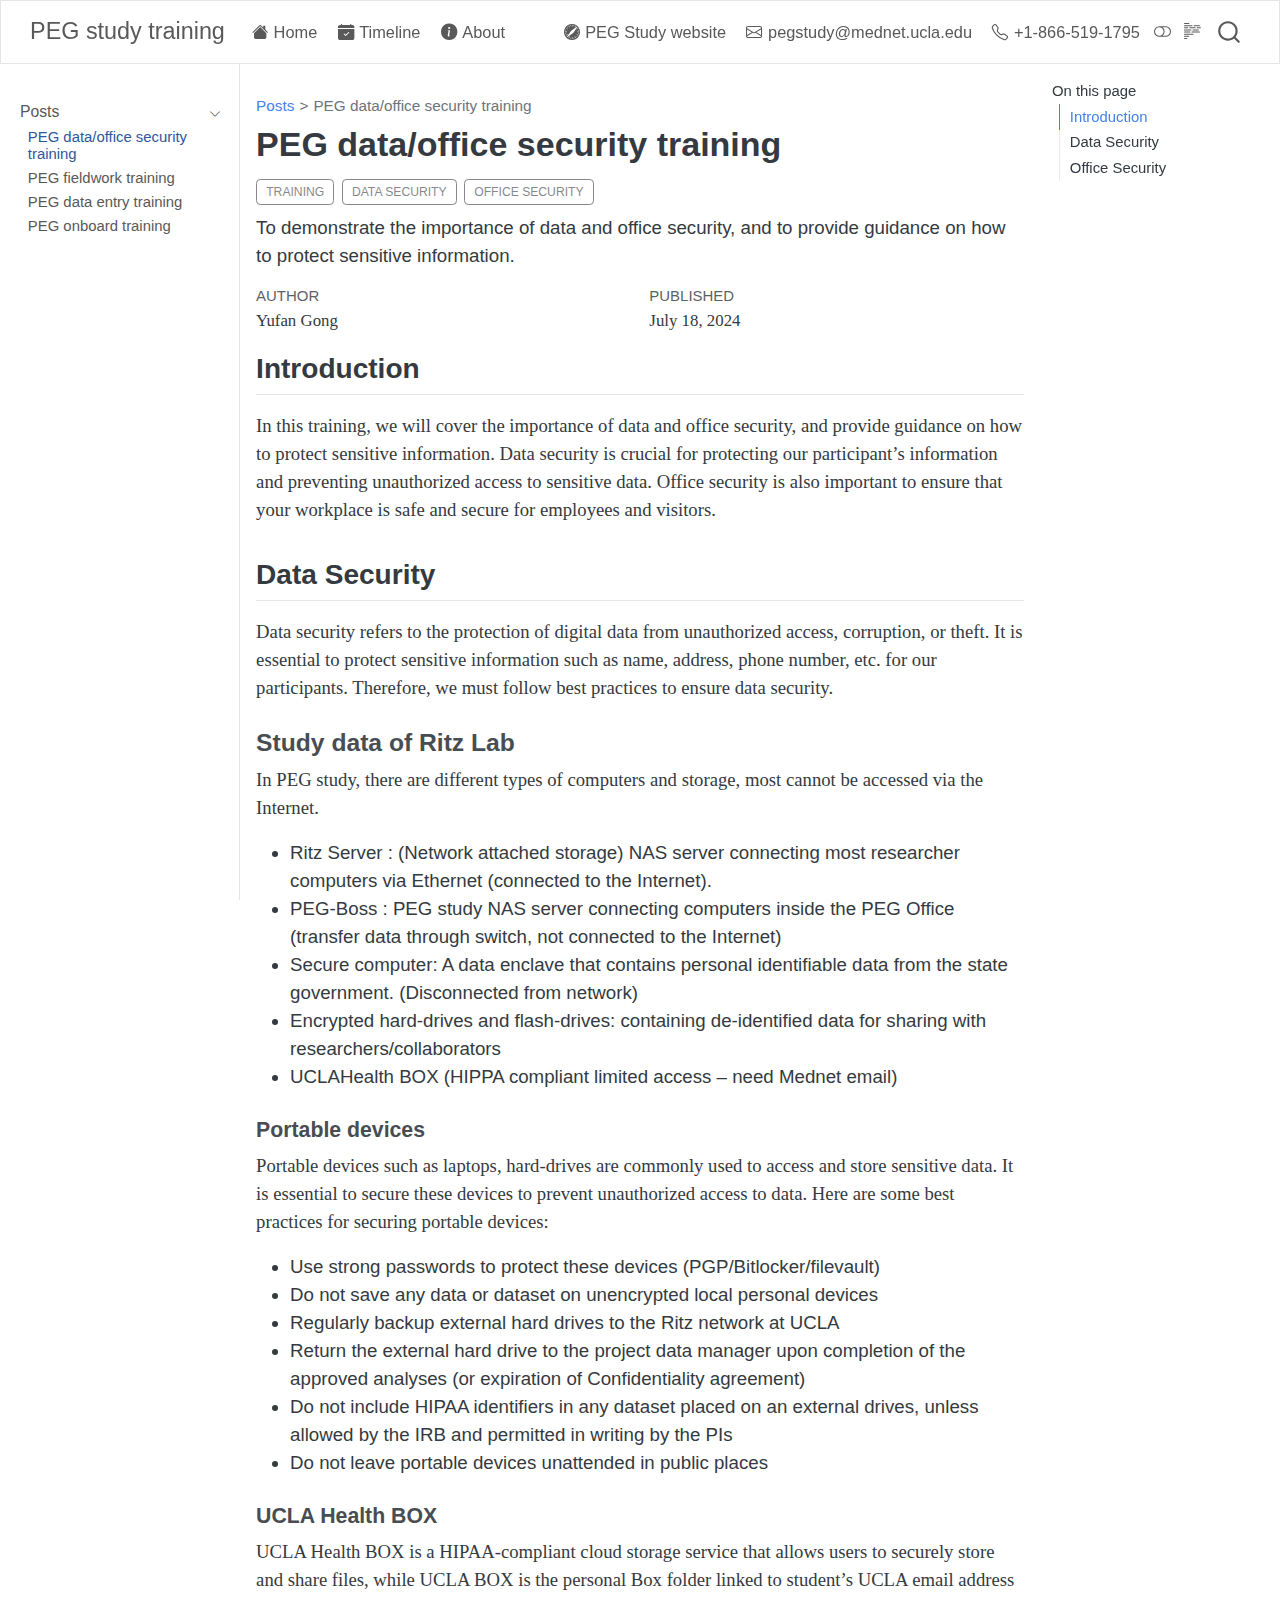
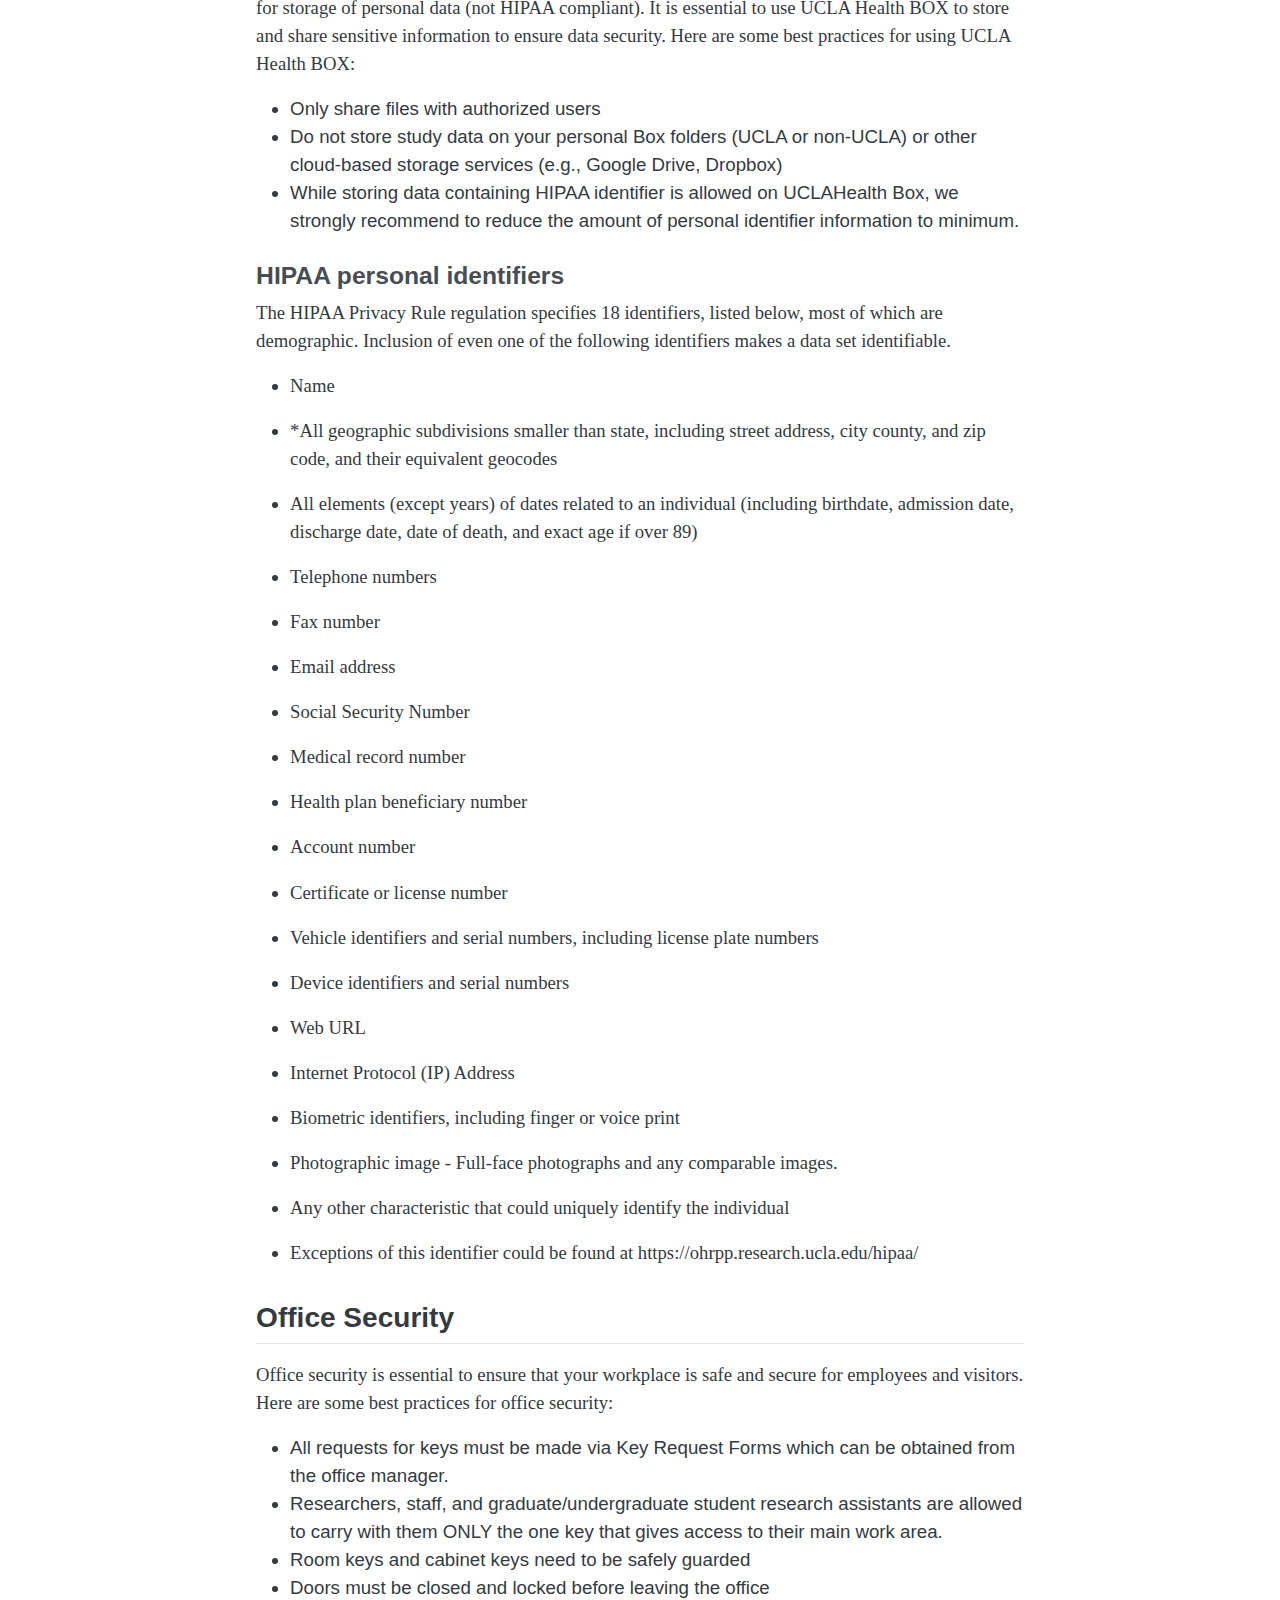
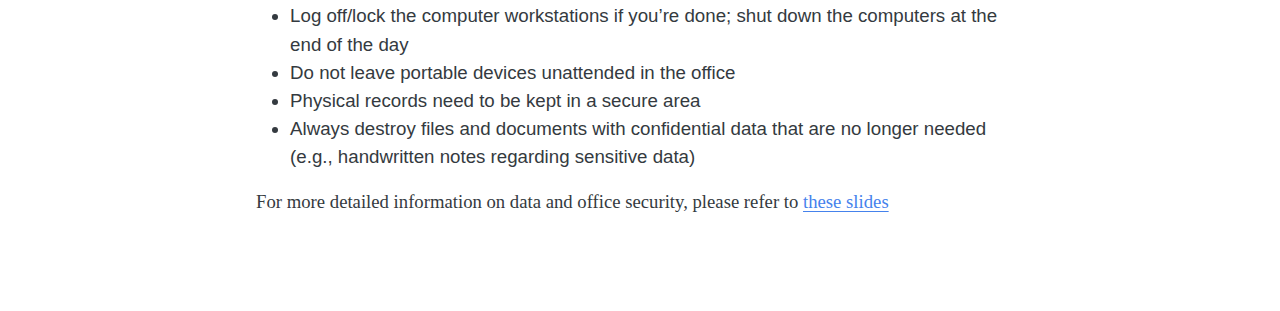
<file: posts/data_security/index.html>
<!DOCTYPE html>
<html xmlns="http://www.w3.org/1999/xhtml" lang="en" xml:lang="en"><head>

<meta charset="utf-8">
<meta name="generator" content="quarto-1.5.52">

<meta name="viewport" content="width=device-width, initial-scale=1.0, user-scalable=yes">

<meta name="author" content="Yufan Gong">
<meta name="dcterms.date" content="2024-07-18">
<meta name="description" content="To demonstrate the importance of data and office security, and to provide guidance on how to protect sensitive information.">

<title>PEG data/office security training – PEG study training</title>
<style>
code{white-space: pre-wrap;}
span.smallcaps{font-variant: small-caps;}
div.columns{display: flex; gap: min(4vw, 1.5em);}
div.column{flex: auto; overflow-x: auto;}
div.hanging-indent{margin-left: 1.5em; text-indent: -1.5em;}
ul.task-list{list-style: none;}
ul.task-list li input[type="checkbox"] {
  width: 0.8em;
  margin: 0 0.8em 0.2em -1em; /* quarto-specific, see https://github.com/quarto-dev/quarto-cli/issues/4556 */ 
  vertical-align: middle;
}
</style>


<script src="../../site_libs/quarto-nav/quarto-nav.js"></script>
<script src="../../site_libs/quarto-nav/headroom.min.js"></script>
<script src="../../site_libs/clipboard/clipboard.min.js"></script>
<script src="../../site_libs/quarto-search/autocomplete.umd.js"></script>
<script src="../../site_libs/quarto-search/fuse.min.js"></script>
<script src="../../site_libs/quarto-search/quarto-search.js"></script>
<meta name="quarto:offset" content="../../">
<script src="../../site_libs/quarto-html/quarto.js"></script>
<script src="../../site_libs/quarto-html/popper.min.js"></script>
<script src="../../site_libs/quarto-html/tippy.umd.min.js"></script>
<script src="../../site_libs/quarto-html/anchor.min.js"></script>
<link href="../../site_libs/quarto-html/tippy.css" rel="stylesheet">
<link href="../../site_libs/quarto-html/quarto-syntax-highlighting.css" rel="stylesheet" class="quarto-color-scheme" id="quarto-text-highlighting-styles">
<link href="../../site_libs/quarto-html/quarto-syntax-highlighting-dark.css" rel="prefetch" class="quarto-color-scheme quarto-color-alternate" id="quarto-text-highlighting-styles">
<script src="../../site_libs/bootstrap/bootstrap.min.js"></script>
<link href="../../site_libs/bootstrap/bootstrap-icons.css" rel="stylesheet">
<link href="../../site_libs/bootstrap/bootstrap.min.css" rel="stylesheet" class="quarto-color-scheme" id="quarto-bootstrap" data-mode="light">
<link href="../../site_libs/bootstrap/bootstrap-dark.min.css" rel="prefetch" class="quarto-color-scheme quarto-color-alternate" id="quarto-bootstrap" data-mode="dark">
<script id="quarto-search-options" type="application/json">{
  "location": "navbar",
  "copy-button": false,
  "collapse-after": 3,
  "panel-placement": "end",
  "type": "overlay",
  "limit": 50,
  "keyboard-shortcut": [
    "f",
    "/",
    "s"
  ],
  "show-item-context": false,
  "language": {
    "search-no-results-text": "No results",
    "search-matching-documents-text": "matching documents",
    "search-copy-link-title": "Copy link to search",
    "search-hide-matches-text": "Hide additional matches",
    "search-more-match-text": "more match in this document",
    "search-more-matches-text": "more matches in this document",
    "search-clear-button-title": "Clear",
    "search-text-placeholder": "",
    "search-detached-cancel-button-title": "Cancel",
    "search-submit-button-title": "Submit",
    "search-label": "Search"
  }
}</script>


<link rel="stylesheet" href="../../styles.css">
<meta name="twitter:title" content="PEG data/office security training – PEG study training">
<meta name="twitter:description" content="To demonstrate the importance of data and office security, and to provide guidance on how to protect sensitive information.">
<meta name="twitter:image" content="https://ivangong24.github.io/peg_quarto/posts/data_security/images/data_security.webp">
<meta name="twitter:card" content="summary_large_image">
</head>

<body class="nav-sidebar docked nav-fixed">

<div id="quarto-search-results"></div>
  <header id="quarto-header" class="headroom fixed-top">
    <nav class="navbar navbar-expand-lg " data-bs-theme="dark">
      <div class="navbar-container container-fluid">
      <div class="navbar-brand-container mx-auto">
    <a class="navbar-brand" href="../../index.html">
    <span class="navbar-title">PEG study training</span>
    </a>
  </div>
            <div id="quarto-search" class="" title="Search"></div>
          <button class="navbar-toggler" type="button" data-bs-toggle="collapse" data-bs-target="#navbarCollapse" aria-controls="navbarCollapse" role="menu" aria-expanded="false" aria-label="Toggle navigation" onclick="if (window.quartoToggleHeadroom) { window.quartoToggleHeadroom(); }">
  <span class="navbar-toggler-icon"></span>
</button>
          <div class="collapse navbar-collapse" id="navbarCollapse">
            <ul class="navbar-nav navbar-nav-scroll me-auto">
  <li class="nav-item">
    <a class="nav-link" href="../../index.html"> <i class="bi bi-house-fill" role="img">
</i> 
<span class="menu-text">Home</span></a>
  </li>  
  <li class="nav-item">
    <a class="nav-link" href="../../timeline.html"> <i class="bi bi-calendar-check-fill" role="img">
</i> 
<span class="menu-text">Timeline</span></a>
  </li>  
  <li class="nav-item">
    <a class="nav-link" href="../../about.html"> <i class="bi bi-info-circle-fill" role="img">
</i> 
<span class="menu-text">About</span></a>
  </li>  
</ul>
            <ul class="navbar-nav navbar-nav-scroll ms-auto">
  <li class="nav-item">
    <a class="nav-link" href="https://www.pegstudy.com/"> <i class="bi bi-browser-safari" role="img">
</i> 
<span class="menu-text">PEG Study website</span></a>
  </li>  
  <li class="nav-item">
    <a class="nav-link" href="../../pegstudy@mednet.ucla.edu"> <i class="bi bi-envelope" role="img">
</i> 
<span class="menu-text">pegstudy@mednet.ucla.edu</span></a>
  </li>  
  <li class="nav-item">
    <span class="nav-link">
    <i class="bi bi-telephone" role="img">
</i> 
<span class="menu-text">+1-866-519-1795</span>
    </span>
  </li>  
</ul>
          </div> <!-- /navcollapse -->
            <div class="quarto-navbar-tools">
  <a href="" class="quarto-color-scheme-toggle quarto-navigation-tool  px-1" onclick="window.quartoToggleColorScheme(); return false;" title="Toggle dark mode"><i class="bi"></i></a>
  <a href="" class="quarto-reader-toggle quarto-navigation-tool px-1" onclick="window.quartoToggleReader(); return false;" title="Toggle reader mode">
  <div class="quarto-reader-toggle-btn">
  <i class="bi"></i>
  </div>
</a>
</div>
      </div> <!-- /container-fluid -->
    </nav>
  <nav class="quarto-secondary-nav">
    <div class="container-fluid d-flex">
      <button type="button" class="quarto-btn-toggle btn" data-bs-toggle="collapse" role="button" data-bs-target=".quarto-sidebar-collapse-item" aria-controls="quarto-sidebar" aria-expanded="false" aria-label="Toggle sidebar navigation" onclick="if (window.quartoToggleHeadroom) { window.quartoToggleHeadroom(); }">
        <i class="bi bi-layout-text-sidebar-reverse"></i>
      </button>
        <nav class="quarto-page-breadcrumbs" aria-label="breadcrumb"><ol class="breadcrumb"><li class="breadcrumb-item"><a href="../../posts/data_security/index.html">Posts</a></li><li class="breadcrumb-item"><a href="../../posts/data_security/index.html">PEG data/office security training</a></li></ol></nav>
        <a class="flex-grow-1" role="navigation" data-bs-toggle="collapse" data-bs-target=".quarto-sidebar-collapse-item" aria-controls="quarto-sidebar" aria-expanded="false" aria-label="Toggle sidebar navigation" onclick="if (window.quartoToggleHeadroom) { window.quartoToggleHeadroom(); }">      
        </a>
    </div>
  </nav>
</header>
<!-- content -->
<div id="quarto-content" class="quarto-container page-columns page-rows-contents page-layout-article page-navbar">
<!-- sidebar -->
  <nav id="quarto-sidebar" class="sidebar collapse collapse-horizontal quarto-sidebar-collapse-item sidebar-navigation docked overflow-auto">
    <div class="sidebar-menu-container"> 
    <ul class="list-unstyled mt-1">
        <li class="sidebar-item sidebar-item-section">
      <div class="sidebar-item-container"> 
            <a class="sidebar-item-text sidebar-link text-start" data-bs-toggle="collapse" data-bs-target="#quarto-sidebar-section-1" role="navigation" aria-expanded="true">
 <span class="menu-text">Posts</span></a>
          <a class="sidebar-item-toggle text-start" data-bs-toggle="collapse" data-bs-target="#quarto-sidebar-section-1" role="navigation" aria-expanded="true" aria-label="Toggle section">
            <i class="bi bi-chevron-right ms-2"></i>
          </a> 
      </div>
      <ul id="quarto-sidebar-section-1" class="collapse list-unstyled sidebar-section depth1 show">  
          <li class="sidebar-item">
  <div class="sidebar-item-container"> 
  <a href="../../posts/data_security/index.html" class="sidebar-item-text sidebar-link active">
 <span class="menu-text">PEG data/office security training</span></a>
  </div>
</li>
          <li class="sidebar-item">
  <div class="sidebar-item-container"> 
  <a href="../../posts/field_work/index.html" class="sidebar-item-text sidebar-link">
 <span class="menu-text">PEG fieldwork training</span></a>
  </div>
</li>
          <li class="sidebar-item">
  <div class="sidebar-item-container"> 
  <a href="../../posts/data_entry/index.html" class="sidebar-item-text sidebar-link">
 <span class="menu-text">PEG data entry training</span></a>
  </div>
</li>
          <li class="sidebar-item">
  <div class="sidebar-item-container"> 
  <a href="../../posts/peg_onboard/index.html" class="sidebar-item-text sidebar-link">
 <span class="menu-text">PEG onboard training</span></a>
  </div>
</li>
      </ul>
  </li>
    </ul>
    </div>
</nav>
<div id="quarto-sidebar-glass" class="quarto-sidebar-collapse-item" data-bs-toggle="collapse" data-bs-target=".quarto-sidebar-collapse-item"></div>
<!-- margin-sidebar -->
    <div id="quarto-margin-sidebar" class="sidebar margin-sidebar">
        <nav id="TOC" role="doc-toc" class="toc-active">
    <h2 id="toc-title">On this page</h2>
   
  <ul>
  <li><a href="#introduction" id="toc-introduction" class="nav-link active" data-scroll-target="#introduction">Introduction</a></li>
  <li><a href="#data-security" id="toc-data-security" class="nav-link" data-scroll-target="#data-security">Data Security</a>
  <ul class="collapse">
  <li><a href="#study-data-of-ritz-lab" id="toc-study-data-of-ritz-lab" class="nav-link" data-scroll-target="#study-data-of-ritz-lab">Study data of Ritz Lab</a></li>
  <li><a href="#hipaa-personal-identifiers" id="toc-hipaa-personal-identifiers" class="nav-link" data-scroll-target="#hipaa-personal-identifiers">HIPAA personal identifiers</a></li>
  </ul></li>
  <li><a href="#office-security" id="toc-office-security" class="nav-link" data-scroll-target="#office-security">Office Security</a></li>
  </ul>
</nav>
    </div>
<!-- main -->
<main class="content" id="quarto-document-content">

<header id="title-block-header" class="quarto-title-block default"><nav class="quarto-page-breadcrumbs quarto-title-breadcrumbs d-none d-lg-block" aria-label="breadcrumb"><ol class="breadcrumb"><li class="breadcrumb-item"><a href="../../posts/data_security/index.html">Posts</a></li><li class="breadcrumb-item"><a href="../../posts/data_security/index.html">PEG data/office security training</a></li></ol></nav>
<div class="quarto-title">
<h1 class="title">PEG data/office security training</h1>
  <div class="quarto-categories">
    <div class="quarto-category">training</div>
    <div class="quarto-category">data security</div>
    <div class="quarto-category">office security</div>
  </div>
  </div>

<div>
  <div class="description">
    To demonstrate the importance of data and office security, and to provide guidance on how to protect sensitive information.
  </div>
</div>


<div class="quarto-title-meta">

    <div>
    <div class="quarto-title-meta-heading">Author</div>
    <div class="quarto-title-meta-contents">
             <p>Yufan Gong </p>
          </div>
  </div>
    
    <div>
    <div class="quarto-title-meta-heading">Published</div>
    <div class="quarto-title-meta-contents">
      <p class="date">July 18, 2024</p>
    </div>
  </div>
  
    
  </div>
  


</header>


<section id="introduction" class="level2">
<h2 class="anchored" data-anchor-id="introduction">Introduction</h2>
<p>In this training, we will cover the importance of data and office security, and provide guidance on how to protect sensitive information. Data security is crucial for protecting our participant’s information and preventing unauthorized access to sensitive data. Office security is also important to ensure that your workplace is safe and secure for employees and visitors.</p>
</section>
<section id="data-security" class="level2">
<h2 class="anchored" data-anchor-id="data-security">Data Security</h2>
<p>Data security refers to the protection of digital data from unauthorized access, corruption, or theft. It is essential to protect sensitive information such as name, address, phone number, etc. for our participants. Therefore, we must follow best practices to ensure data security.</p>
<section id="study-data-of-ritz-lab" class="level3">
<h3 class="anchored" data-anchor-id="study-data-of-ritz-lab">Study data of Ritz Lab</h3>
<p>In PEG study, there are different types of computers and storage, most cannot be accessed via the Internet.</p>
<ul>
<li>Ritz Server : (Network attached storage) NAS server connecting most researcher computers via Ethernet (connected to the Internet).</li>
<li>PEG-Boss : PEG study NAS server connecting computers inside the PEG Office (transfer data through switch, not connected to the Internet)</li>
<li>Secure computer: A data enclave that contains personal identifiable data from the state government. (Disconnected from network)</li>
<li>Encrypted hard-drives and flash-drives: containing de-identified data for sharing with researchers/collaborators</li>
<li>UCLAHealth BOX (HIPPA compliant limited access – need Mednet email)</li>
</ul>
<section id="portable-devices" class="level4">
<h4 class="anchored" data-anchor-id="portable-devices">Portable devices</h4>
<p>Portable devices such as laptops, hard-drives are commonly used to access and store sensitive data. It is essential to secure these devices to prevent unauthorized access to data. Here are some best practices for securing portable devices:</p>
<ul>
<li>Use strong passwords to protect these devices (PGP/Bitlocker/filevault)</li>
<li>Do not save any data or dataset on unencrypted local personal devices</li>
<li>Regularly backup external hard drives to the Ritz network at UCLA</li>
<li>Return the external hard drive to the project data manager upon completion of the approved analyses (or expiration of Confidentiality agreement)</li>
<li>Do not include HIPAA identifiers in any dataset placed on an external drives, unless allowed by the IRB and permitted in writing by the PIs</li>
<li>Do not leave portable devices unattended in public places</li>
</ul>
</section>
<section id="ucla-health-box" class="level4">
<h4 class="anchored" data-anchor-id="ucla-health-box">UCLA Health BOX</h4>
<p>UCLA Health BOX is a HIPAA-compliant cloud storage service that allows users to securely store and share files, while UCLA BOX is the personal Box folder linked to student’s UCLA email address for storage of personal data (not HIPAA compliant). It is essential to use UCLA Health BOX to store and share sensitive information to ensure data security. Here are some best practices for using UCLA Health BOX:</p>
<ul>
<li>Only share files with authorized users</li>
<li>Do not store study data on your personal Box folders (UCLA or non-UCLA) or other cloud-based storage services (e.g., Google Drive, Dropbox)</li>
<li>While storing data containing HIPAA identifier is allowed on UCLAHealth Box, we strongly recommend to reduce the amount of personal identifier information to minimum.</li>
</ul>
</section>
</section>
<section id="hipaa-personal-identifiers" class="level3">
<h3 class="anchored" data-anchor-id="hipaa-personal-identifiers">HIPAA personal identifiers</h3>
<p>The HIPAA Privacy Rule regulation specifies 18 identifiers, listed below, most of which are demographic. Inclusion of even one of the following identifiers makes a data set identifiable.</p>
<ul>
<li><p>Name</p></li>
<li><p>*All geographic subdivisions smaller than state, including street address, city county, and zip code, and their equivalent geocodes</p></li>
<li><p>All elements (except years) of dates related to an individual (including birthdate, admission date, discharge date, date of death, and exact age if over 89)</p></li>
<li><p>Telephone numbers</p></li>
<li><p>Fax number</p></li>
<li><p>Email address</p></li>
<li><p>Social Security Number</p></li>
<li><p>Medical record number</p></li>
<li><p>Health plan beneficiary number</p></li>
<li><p>Account number</p></li>
<li><p>Certificate or license number</p></li>
<li><p>Vehicle identifiers and serial numbers, including license plate numbers</p></li>
<li><p>Device identifiers and serial numbers</p></li>
<li><p>Web URL</p></li>
<li><p>Internet Protocol (IP) Address</p></li>
<li><p>Biometric identifiers, including finger or voice print</p></li>
<li><p>Photographic image - Full-face photographs and any comparable images.</p></li>
<li><p>Any other characteristic that could uniquely identify the individual</p></li>
<li><p>Exceptions of this identifier could be found at https://ohrpp.research.ucla.edu/hipaa/</p></li>
</ul>
</section>
</section>
<section id="office-security" class="level2">
<h2 class="anchored" data-anchor-id="office-security">Office Security</h2>
<p>Office security is essential to ensure that your workplace is safe and secure for employees and visitors. Here are some best practices for office security:</p>
<ul>
<li>All requests for keys must be made via Key Request Forms which can be obtained from the office manager.</li>
<li>Researchers, staff, and graduate/undergraduate student research assistants are allowed to carry with them ONLY the one key that gives access to their main work area.</li>
<li>Room keys and cabinet keys need to be safely guarded</li>
<li>Doors must be closed and locked before leaving the office</li>
<li>Log off/lock the computer workstations if you’re done; shut down the computers at the end of the day</li>
<li>Do not leave portable devices unattended in the office</li>
<li>Physical records need to be kept in a secure area</li>
<li>Always destroy files and documents with confidential data that are no longer needed (e.g., handwritten notes regarding sensitive data)</li>
</ul>
<p>For more detailed information on data and office security, please refer to <a href="documents/Data_Office Security_ResearchAuthor_07172024_revised.pdf">these slides</a></p>


</section>

<a onclick="window.scrollTo(0, 0); return false;" role="button" id="quarto-back-to-top"><i class="bi bi-arrow-up"></i> Back to top</a></main> <!-- /main -->
<script id="quarto-html-after-body" type="application/javascript">
window.document.addEventListener("DOMContentLoaded", function (event) {
  const toggleBodyColorMode = (bsSheetEl) => {
    const mode = bsSheetEl.getAttribute("data-mode");
    const bodyEl = window.document.querySelector("body");
    if (mode === "dark") {
      bodyEl.classList.add("quarto-dark");
      bodyEl.classList.remove("quarto-light");
    } else {
      bodyEl.classList.add("quarto-light");
      bodyEl.classList.remove("quarto-dark");
    }
  }
  const toggleBodyColorPrimary = () => {
    const bsSheetEl = window.document.querySelector("link#quarto-bootstrap");
    if (bsSheetEl) {
      toggleBodyColorMode(bsSheetEl);
    }
  }
  toggleBodyColorPrimary();  
  const disableStylesheet = (stylesheets) => {
    for (let i=0; i < stylesheets.length; i++) {
      const stylesheet = stylesheets[i];
      stylesheet.rel = 'prefetch';
    }
  }
  const enableStylesheet = (stylesheets) => {
    for (let i=0; i < stylesheets.length; i++) {
      const stylesheet = stylesheets[i];
      stylesheet.rel = 'stylesheet';
    }
  }
  const manageTransitions = (selector, allowTransitions) => {
    const els = window.document.querySelectorAll(selector);
    for (let i=0; i < els.length; i++) {
      const el = els[i];
      if (allowTransitions) {
        el.classList.remove('notransition');
      } else {
        el.classList.add('notransition');
      }
    }
  }
  const toggleGiscusIfUsed = (isAlternate, darkModeDefault) => {
    const baseTheme = document.querySelector('#giscus-base-theme')?.value ?? 'light';
    const alternateTheme = document.querySelector('#giscus-alt-theme')?.value ?? 'dark';
    let newTheme = '';
    if(darkModeDefault) {
      newTheme = isAlternate ? baseTheme : alternateTheme;
    } else {
      newTheme = isAlternate ? alternateTheme : baseTheme;
    }
    const changeGiscusTheme = () => {
      // From: https://github.com/giscus/giscus/issues/336
      const sendMessage = (message) => {
        const iframe = document.querySelector('iframe.giscus-frame');
        if (!iframe) return;
        iframe.contentWindow.postMessage({ giscus: message }, 'https://giscus.app');
      }
      sendMessage({
        setConfig: {
          theme: newTheme
        }
      });
    }
    const isGiscussLoaded = window.document.querySelector('iframe.giscus-frame') !== null;
    if (isGiscussLoaded) {
      changeGiscusTheme();
    }
  }
  const toggleColorMode = (alternate) => {
    // Switch the stylesheets
    const alternateStylesheets = window.document.querySelectorAll('link.quarto-color-scheme.quarto-color-alternate');
    manageTransitions('#quarto-margin-sidebar .nav-link', false);
    if (alternate) {
      enableStylesheet(alternateStylesheets);
      for (const sheetNode of alternateStylesheets) {
        if (sheetNode.id === "quarto-bootstrap") {
          toggleBodyColorMode(sheetNode);
        }
      }
    } else {
      disableStylesheet(alternateStylesheets);
      toggleBodyColorPrimary();
    }
    manageTransitions('#quarto-margin-sidebar .nav-link', true);
    // Switch the toggles
    const toggles = window.document.querySelectorAll('.quarto-color-scheme-toggle');
    for (let i=0; i < toggles.length; i++) {
      const toggle = toggles[i];
      if (toggle) {
        if (alternate) {
          toggle.classList.add("alternate");     
        } else {
          toggle.classList.remove("alternate");
        }
      }
    }
    // Hack to workaround the fact that safari doesn't
    // properly recolor the scrollbar when toggling (#1455)
    if (navigator.userAgent.indexOf('Safari') > 0 && navigator.userAgent.indexOf('Chrome') == -1) {
      manageTransitions("body", false);
      window.scrollTo(0, 1);
      setTimeout(() => {
        window.scrollTo(0, 0);
        manageTransitions("body", true);
      }, 40);  
    }
  }
  const isFileUrl = () => { 
    return window.location.protocol === 'file:';
  }
  const hasAlternateSentinel = () => {  
    let styleSentinel = getColorSchemeSentinel();
    if (styleSentinel !== null) {
      return styleSentinel === "alternate";
    } else {
      return false;
    }
  }
  const setStyleSentinel = (alternate) => {
    const value = alternate ? "alternate" : "default";
    if (!isFileUrl()) {
      window.localStorage.setItem("quarto-color-scheme", value);
    } else {
      localAlternateSentinel = value;
    }
  }
  const getColorSchemeSentinel = () => {
    if (!isFileUrl()) {
      const storageValue = window.localStorage.getItem("quarto-color-scheme");
      return storageValue != null ? storageValue : localAlternateSentinel;
    } else {
      return localAlternateSentinel;
    }
  }
  const darkModeDefault = false;
  let localAlternateSentinel = darkModeDefault ? 'alternate' : 'default';
  // Dark / light mode switch
  window.quartoToggleColorScheme = () => {
    // Read the current dark / light value 
    let toAlternate = !hasAlternateSentinel();
    toggleColorMode(toAlternate);
    setStyleSentinel(toAlternate);
    toggleGiscusIfUsed(toAlternate, darkModeDefault);
  };
  // Ensure there is a toggle, if there isn't float one in the top right
  if (window.document.querySelector('.quarto-color-scheme-toggle') === null) {
    const a = window.document.createElement('a');
    a.classList.add('top-right');
    a.classList.add('quarto-color-scheme-toggle');
    a.href = "";
    a.onclick = function() { try { window.quartoToggleColorScheme(); } catch {} return false; };
    const i = window.document.createElement("i");
    i.classList.add('bi');
    a.appendChild(i);
    window.document.body.appendChild(a);
  }
  // Switch to dark mode if need be
  if (hasAlternateSentinel()) {
    toggleColorMode(true);
  } else {
    toggleColorMode(false);
  }
  const icon = "";
  const anchorJS = new window.AnchorJS();
  anchorJS.options = {
    placement: 'right',
    icon: icon
  };
  anchorJS.add('.anchored');
  const isCodeAnnotation = (el) => {
    for (const clz of el.classList) {
      if (clz.startsWith('code-annotation-')) {                     
        return true;
      }
    }
    return false;
  }
  const onCopySuccess = function(e) {
    // button target
    const button = e.trigger;
    // don't keep focus
    button.blur();
    // flash "checked"
    button.classList.add('code-copy-button-checked');
    var currentTitle = button.getAttribute("title");
    button.setAttribute("title", "Copied!");
    let tooltip;
    if (window.bootstrap) {
      button.setAttribute("data-bs-toggle", "tooltip");
      button.setAttribute("data-bs-placement", "left");
      button.setAttribute("data-bs-title", "Copied!");
      tooltip = new bootstrap.Tooltip(button, 
        { trigger: "manual", 
          customClass: "code-copy-button-tooltip",
          offset: [0, -8]});
      tooltip.show();    
    }
    setTimeout(function() {
      if (tooltip) {
        tooltip.hide();
        button.removeAttribute("data-bs-title");
        button.removeAttribute("data-bs-toggle");
        button.removeAttribute("data-bs-placement");
      }
      button.setAttribute("title", currentTitle);
      button.classList.remove('code-copy-button-checked');
    }, 1000);
    // clear code selection
    e.clearSelection();
  }
  const getTextToCopy = function(trigger) {
      const codeEl = trigger.previousElementSibling.cloneNode(true);
      for (const childEl of codeEl.children) {
        if (isCodeAnnotation(childEl)) {
          childEl.remove();
        }
      }
      return codeEl.innerText;
  }
  const clipboard = new window.ClipboardJS('.code-copy-button:not([data-in-quarto-modal])', {
    text: getTextToCopy
  });
  clipboard.on('success', onCopySuccess);
  if (window.document.getElementById('quarto-embedded-source-code-modal')) {
    // For code content inside modals, clipBoardJS needs to be initialized with a container option
    // TODO: Check when it could be a function (https://github.com/zenorocha/clipboard.js/issues/860)
    const clipboardModal = new window.ClipboardJS('.code-copy-button[data-in-quarto-modal]', {
      text: getTextToCopy,
      container: window.document.getElementById('quarto-embedded-source-code-modal')
    });
    clipboardModal.on('success', onCopySuccess);
  }
    var localhostRegex = new RegExp(/^(?:http|https):\/\/localhost\:?[0-9]*\//);
    var mailtoRegex = new RegExp(/^mailto:/);
      var filterRegex = new RegExp("https:\/\/ivangong24\.github\.io\/peg_quarto\/");
    var isInternal = (href) => {
        return filterRegex.test(href) || localhostRegex.test(href) || mailtoRegex.test(href);
    }
    // Inspect non-navigation links and adorn them if external
 	var links = window.document.querySelectorAll('a[href]:not(.nav-link):not(.navbar-brand):not(.toc-action):not(.sidebar-link):not(.sidebar-item-toggle):not(.pagination-link):not(.no-external):not([aria-hidden]):not(.dropdown-item):not(.quarto-navigation-tool):not(.about-link)');
    for (var i=0; i<links.length; i++) {
      const link = links[i];
      if (!isInternal(link.href)) {
        // undo the damage that might have been done by quarto-nav.js in the case of
        // links that we want to consider external
        if (link.dataset.originalHref !== undefined) {
          link.href = link.dataset.originalHref;
        }
      }
    }
  function tippyHover(el, contentFn, onTriggerFn, onUntriggerFn) {
    const config = {
      allowHTML: true,
      maxWidth: 500,
      delay: 100,
      arrow: false,
      appendTo: function(el) {
          return el.parentElement;
      },
      interactive: true,
      interactiveBorder: 10,
      theme: 'quarto',
      placement: 'bottom-start',
    };
    if (contentFn) {
      config.content = contentFn;
    }
    if (onTriggerFn) {
      config.onTrigger = onTriggerFn;
    }
    if (onUntriggerFn) {
      config.onUntrigger = onUntriggerFn;
    }
    window.tippy(el, config); 
  }
  const noterefs = window.document.querySelectorAll('a[role="doc-noteref"]');
  for (var i=0; i<noterefs.length; i++) {
    const ref = noterefs[i];
    tippyHover(ref, function() {
      // use id or data attribute instead here
      let href = ref.getAttribute('data-footnote-href') || ref.getAttribute('href');
      try { href = new URL(href).hash; } catch {}
      const id = href.replace(/^#\/?/, "");
      const note = window.document.getElementById(id);
      if (note) {
        return note.innerHTML;
      } else {
        return "";
      }
    });
  }
  const xrefs = window.document.querySelectorAll('a.quarto-xref');
  const processXRef = (id, note) => {
    // Strip column container classes
    const stripColumnClz = (el) => {
      el.classList.remove("page-full", "page-columns");
      if (el.children) {
        for (const child of el.children) {
          stripColumnClz(child);
        }
      }
    }
    stripColumnClz(note)
    if (id === null || id.startsWith('sec-')) {
      // Special case sections, only their first couple elements
      const container = document.createElement("div");
      if (note.children && note.children.length > 2) {
        container.appendChild(note.children[0].cloneNode(true));
        for (let i = 1; i < note.children.length; i++) {
          const child = note.children[i];
          if (child.tagName === "P" && child.innerText === "") {
            continue;
          } else {
            container.appendChild(child.cloneNode(true));
            break;
          }
        }
        if (window.Quarto?.typesetMath) {
          window.Quarto.typesetMath(container);
        }
        return container.innerHTML
      } else {
        if (window.Quarto?.typesetMath) {
          window.Quarto.typesetMath(note);
        }
        return note.innerHTML;
      }
    } else {
      // Remove any anchor links if they are present
      const anchorLink = note.querySelector('a.anchorjs-link');
      if (anchorLink) {
        anchorLink.remove();
      }
      if (window.Quarto?.typesetMath) {
        window.Quarto.typesetMath(note);
      }
      // TODO in 1.5, we should make sure this works without a callout special case
      if (note.classList.contains("callout")) {
        return note.outerHTML;
      } else {
        return note.innerHTML;
      }
    }
  }
  for (var i=0; i<xrefs.length; i++) {
    const xref = xrefs[i];
    tippyHover(xref, undefined, function(instance) {
      instance.disable();
      let url = xref.getAttribute('href');
      let hash = undefined; 
      if (url.startsWith('#')) {
        hash = url;
      } else {
        try { hash = new URL(url).hash; } catch {}
      }
      if (hash) {
        const id = hash.replace(/^#\/?/, "");
        const note = window.document.getElementById(id);
        if (note !== null) {
          try {
            const html = processXRef(id, note.cloneNode(true));
            instance.setContent(html);
          } finally {
            instance.enable();
            instance.show();
          }
        } else {
          // See if we can fetch this
          fetch(url.split('#')[0])
          .then(res => res.text())
          .then(html => {
            const parser = new DOMParser();
            const htmlDoc = parser.parseFromString(html, "text/html");
            const note = htmlDoc.getElementById(id);
            if (note !== null) {
              const html = processXRef(id, note);
              instance.setContent(html);
            } 
          }).finally(() => {
            instance.enable();
            instance.show();
          });
        }
      } else {
        // See if we can fetch a full url (with no hash to target)
        // This is a special case and we should probably do some content thinning / targeting
        fetch(url)
        .then(res => res.text())
        .then(html => {
          const parser = new DOMParser();
          const htmlDoc = parser.parseFromString(html, "text/html");
          const note = htmlDoc.querySelector('main.content');
          if (note !== null) {
            // This should only happen for chapter cross references
            // (since there is no id in the URL)
            // remove the first header
            if (note.children.length > 0 && note.children[0].tagName === "HEADER") {
              note.children[0].remove();
            }
            const html = processXRef(null, note);
            instance.setContent(html);
          } 
        }).finally(() => {
          instance.enable();
          instance.show();
        });
      }
    }, function(instance) {
    });
  }
      let selectedAnnoteEl;
      const selectorForAnnotation = ( cell, annotation) => {
        let cellAttr = 'data-code-cell="' + cell + '"';
        let lineAttr = 'data-code-annotation="' +  annotation + '"';
        const selector = 'span[' + cellAttr + '][' + lineAttr + ']';
        return selector;
      }
      const selectCodeLines = (annoteEl) => {
        const doc = window.document;
        const targetCell = annoteEl.getAttribute("data-target-cell");
        const targetAnnotation = annoteEl.getAttribute("data-target-annotation");
        const annoteSpan = window.document.querySelector(selectorForAnnotation(targetCell, targetAnnotation));
        const lines = annoteSpan.getAttribute("data-code-lines").split(",");
        const lineIds = lines.map((line) => {
          return targetCell + "-" + line;
        })
        let top = null;
        let height = null;
        let parent = null;
        if (lineIds.length > 0) {
            //compute the position of the single el (top and bottom and make a div)
            const el = window.document.getElementById(lineIds[0]);
            top = el.offsetTop;
            height = el.offsetHeight;
            parent = el.parentElement.parentElement;
          if (lineIds.length > 1) {
            const lastEl = window.document.getElementById(lineIds[lineIds.length - 1]);
            const bottom = lastEl.offsetTop + lastEl.offsetHeight;
            height = bottom - top;
          }
          if (top !== null && height !== null && parent !== null) {
            // cook up a div (if necessary) and position it 
            let div = window.document.getElementById("code-annotation-line-highlight");
            if (div === null) {
              div = window.document.createElement("div");
              div.setAttribute("id", "code-annotation-line-highlight");
              div.style.position = 'absolute';
              parent.appendChild(div);
            }
            div.style.top = top - 2 + "px";
            div.style.height = height + 4 + "px";
            div.style.left = 0;
            let gutterDiv = window.document.getElementById("code-annotation-line-highlight-gutter");
            if (gutterDiv === null) {
              gutterDiv = window.document.createElement("div");
              gutterDiv.setAttribute("id", "code-annotation-line-highlight-gutter");
              gutterDiv.style.position = 'absolute';
              const codeCell = window.document.getElementById(targetCell);
              const gutter = codeCell.querySelector('.code-annotation-gutter');
              gutter.appendChild(gutterDiv);
            }
            gutterDiv.style.top = top - 2 + "px";
            gutterDiv.style.height = height + 4 + "px";
          }
          selectedAnnoteEl = annoteEl;
        }
      };
      const unselectCodeLines = () => {
        const elementsIds = ["code-annotation-line-highlight", "code-annotation-line-highlight-gutter"];
        elementsIds.forEach((elId) => {
          const div = window.document.getElementById(elId);
          if (div) {
            div.remove();
          }
        });
        selectedAnnoteEl = undefined;
      };
        // Handle positioning of the toggle
    window.addEventListener(
      "resize",
      throttle(() => {
        elRect = undefined;
        if (selectedAnnoteEl) {
          selectCodeLines(selectedAnnoteEl);
        }
      }, 10)
    );
    function throttle(fn, ms) {
    let throttle = false;
    let timer;
      return (...args) => {
        if(!throttle) { // first call gets through
            fn.apply(this, args);
            throttle = true;
        } else { // all the others get throttled
            if(timer) clearTimeout(timer); // cancel #2
            timer = setTimeout(() => {
              fn.apply(this, args);
              timer = throttle = false;
            }, ms);
        }
      };
    }
      // Attach click handler to the DT
      const annoteDls = window.document.querySelectorAll('dt[data-target-cell]');
      for (const annoteDlNode of annoteDls) {
        annoteDlNode.addEventListener('click', (event) => {
          const clickedEl = event.target;
          if (clickedEl !== selectedAnnoteEl) {
            unselectCodeLines();
            const activeEl = window.document.querySelector('dt[data-target-cell].code-annotation-active');
            if (activeEl) {
              activeEl.classList.remove('code-annotation-active');
            }
            selectCodeLines(clickedEl);
            clickedEl.classList.add('code-annotation-active');
          } else {
            // Unselect the line
            unselectCodeLines();
            clickedEl.classList.remove('code-annotation-active');
          }
        });
      }
  const findCites = (el) => {
    const parentEl = el.parentElement;
    if (parentEl) {
      const cites = parentEl.dataset.cites;
      if (cites) {
        return {
          el,
          cites: cites.split(' ')
        };
      } else {
        return findCites(el.parentElement)
      }
    } else {
      return undefined;
    }
  };
  var bibliorefs = window.document.querySelectorAll('a[role="doc-biblioref"]');
  for (var i=0; i<bibliorefs.length; i++) {
    const ref = bibliorefs[i];
    const citeInfo = findCites(ref);
    if (citeInfo) {
      tippyHover(citeInfo.el, function() {
        var popup = window.document.createElement('div');
        citeInfo.cites.forEach(function(cite) {
          var citeDiv = window.document.createElement('div');
          citeDiv.classList.add('hanging-indent');
          citeDiv.classList.add('csl-entry');
          var biblioDiv = window.document.getElementById('ref-' + cite);
          if (biblioDiv) {
            citeDiv.innerHTML = biblioDiv.innerHTML;
          }
          popup.appendChild(citeDiv);
        });
        return popup.innerHTML;
      });
    }
  }
});
</script>
<script src="https://utteranc.es/client.js" repo="ivangong24/peg_quarto" issue-term="pathname" theme="github-light" crossorigin="anonymous" async="">
</script>
</div> <!-- /content -->




</body></html>
</file>
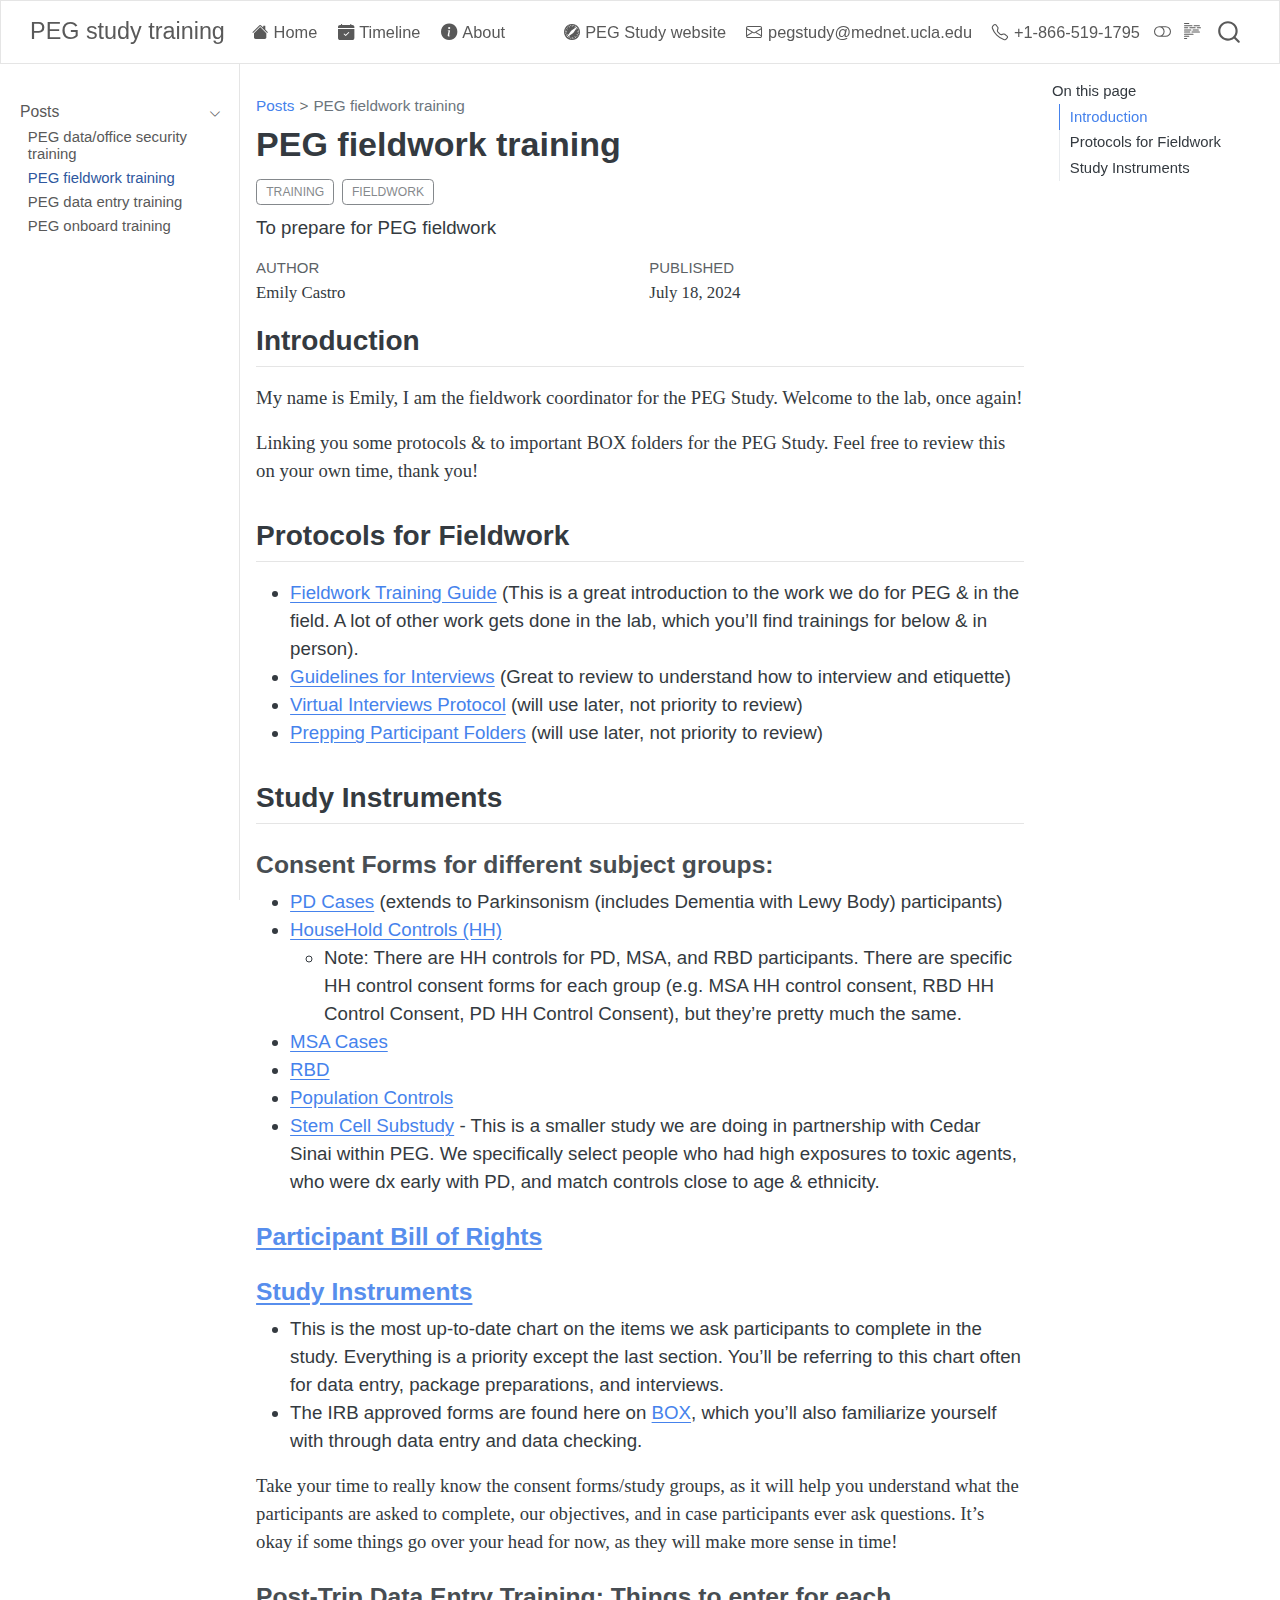
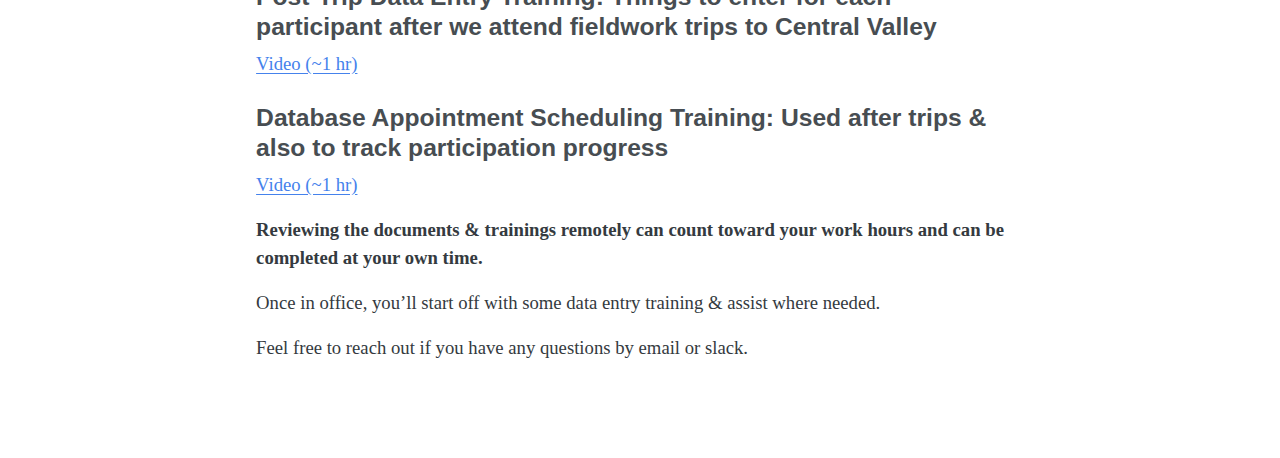
<file: posts/field_work/index.html>
<!DOCTYPE html>
<html xmlns="http://www.w3.org/1999/xhtml" lang="en" xml:lang="en"><head>

<meta charset="utf-8">
<meta name="generator" content="quarto-1.5.52">

<meta name="viewport" content="width=device-width, initial-scale=1.0, user-scalable=yes">

<meta name="author" content="Emily Castro">
<meta name="dcterms.date" content="2024-07-18">
<meta name="description" content="To prepare for PEG fieldwork">

<title>PEG fieldwork training – PEG study training</title>
<style>
code{white-space: pre-wrap;}
span.smallcaps{font-variant: small-caps;}
div.columns{display: flex; gap: min(4vw, 1.5em);}
div.column{flex: auto; overflow-x: auto;}
div.hanging-indent{margin-left: 1.5em; text-indent: -1.5em;}
ul.task-list{list-style: none;}
ul.task-list li input[type="checkbox"] {
  width: 0.8em;
  margin: 0 0.8em 0.2em -1em; /* quarto-specific, see https://github.com/quarto-dev/quarto-cli/issues/4556 */ 
  vertical-align: middle;
}
</style>


<script src="../../site_libs/quarto-nav/quarto-nav.js"></script>
<script src="../../site_libs/quarto-nav/headroom.min.js"></script>
<script src="../../site_libs/clipboard/clipboard.min.js"></script>
<script src="../../site_libs/quarto-search/autocomplete.umd.js"></script>
<script src="../../site_libs/quarto-search/fuse.min.js"></script>
<script src="../../site_libs/quarto-search/quarto-search.js"></script>
<meta name="quarto:offset" content="../../">
<script src="../../site_libs/quarto-html/quarto.js"></script>
<script src="../../site_libs/quarto-html/popper.min.js"></script>
<script src="../../site_libs/quarto-html/tippy.umd.min.js"></script>
<script src="../../site_libs/quarto-html/anchor.min.js"></script>
<link href="../../site_libs/quarto-html/tippy.css" rel="stylesheet">
<link href="../../site_libs/quarto-html/quarto-syntax-highlighting.css" rel="stylesheet" class="quarto-color-scheme" id="quarto-text-highlighting-styles">
<link href="../../site_libs/quarto-html/quarto-syntax-highlighting-dark.css" rel="prefetch" class="quarto-color-scheme quarto-color-alternate" id="quarto-text-highlighting-styles">
<script src="../../site_libs/bootstrap/bootstrap.min.js"></script>
<link href="../../site_libs/bootstrap/bootstrap-icons.css" rel="stylesheet">
<link href="../../site_libs/bootstrap/bootstrap.min.css" rel="stylesheet" class="quarto-color-scheme" id="quarto-bootstrap" data-mode="light">
<link href="../../site_libs/bootstrap/bootstrap-dark.min.css" rel="prefetch" class="quarto-color-scheme quarto-color-alternate" id="quarto-bootstrap" data-mode="dark">
<script id="quarto-search-options" type="application/json">{
  "location": "navbar",
  "copy-button": false,
  "collapse-after": 3,
  "panel-placement": "end",
  "type": "overlay",
  "limit": 50,
  "keyboard-shortcut": [
    "f",
    "/",
    "s"
  ],
  "show-item-context": false,
  "language": {
    "search-no-results-text": "No results",
    "search-matching-documents-text": "matching documents",
    "search-copy-link-title": "Copy link to search",
    "search-hide-matches-text": "Hide additional matches",
    "search-more-match-text": "more match in this document",
    "search-more-matches-text": "more matches in this document",
    "search-clear-button-title": "Clear",
    "search-text-placeholder": "",
    "search-detached-cancel-button-title": "Cancel",
    "search-submit-button-title": "Submit",
    "search-label": "Search"
  }
}</script>


<link rel="stylesheet" href="../../styles.css">
<meta name="twitter:title" content="PEG fieldwork training – PEG study training">
<meta name="twitter:description" content="To prepare for PEG fieldwork">
<meta name="twitter:image" content="https://ivangong24.github.io/peg_quarto/posts/field_work/images/office.webp">
<meta name="twitter:card" content="summary_large_image">
</head>

<body class="nav-sidebar docked nav-fixed">

<div id="quarto-search-results"></div>
  <header id="quarto-header" class="headroom fixed-top">
    <nav class="navbar navbar-expand-lg " data-bs-theme="dark">
      <div class="navbar-container container-fluid">
      <div class="navbar-brand-container mx-auto">
    <a class="navbar-brand" href="../../index.html">
    <span class="navbar-title">PEG study training</span>
    </a>
  </div>
            <div id="quarto-search" class="" title="Search"></div>
          <button class="navbar-toggler" type="button" data-bs-toggle="collapse" data-bs-target="#navbarCollapse" aria-controls="navbarCollapse" role="menu" aria-expanded="false" aria-label="Toggle navigation" onclick="if (window.quartoToggleHeadroom) { window.quartoToggleHeadroom(); }">
  <span class="navbar-toggler-icon"></span>
</button>
          <div class="collapse navbar-collapse" id="navbarCollapse">
            <ul class="navbar-nav navbar-nav-scroll me-auto">
  <li class="nav-item">
    <a class="nav-link" href="../../index.html"> <i class="bi bi-house-fill" role="img">
</i> 
<span class="menu-text">Home</span></a>
  </li>  
  <li class="nav-item">
    <a class="nav-link" href="../../timeline.html"> <i class="bi bi-calendar-check-fill" role="img">
</i> 
<span class="menu-text">Timeline</span></a>
  </li>  
  <li class="nav-item">
    <a class="nav-link" href="../../about.html"> <i class="bi bi-info-circle-fill" role="img">
</i> 
<span class="menu-text">About</span></a>
  </li>  
</ul>
            <ul class="navbar-nav navbar-nav-scroll ms-auto">
  <li class="nav-item">
    <a class="nav-link" href="https://www.pegstudy.com/"> <i class="bi bi-browser-safari" role="img">
</i> 
<span class="menu-text">PEG Study website</span></a>
  </li>  
  <li class="nav-item">
    <a class="nav-link" href="../../pegstudy@mednet.ucla.edu"> <i class="bi bi-envelope" role="img">
</i> 
<span class="menu-text">pegstudy@mednet.ucla.edu</span></a>
  </li>  
  <li class="nav-item">
    <span class="nav-link">
    <i class="bi bi-telephone" role="img">
</i> 
<span class="menu-text">+1-866-519-1795</span>
    </span>
  </li>  
</ul>
          </div> <!-- /navcollapse -->
            <div class="quarto-navbar-tools">
  <a href="" class="quarto-color-scheme-toggle quarto-navigation-tool  px-1" onclick="window.quartoToggleColorScheme(); return false;" title="Toggle dark mode"><i class="bi"></i></a>
  <a href="" class="quarto-reader-toggle quarto-navigation-tool px-1" onclick="window.quartoToggleReader(); return false;" title="Toggle reader mode">
  <div class="quarto-reader-toggle-btn">
  <i class="bi"></i>
  </div>
</a>
</div>
      </div> <!-- /container-fluid -->
    </nav>
  <nav class="quarto-secondary-nav">
    <div class="container-fluid d-flex">
      <button type="button" class="quarto-btn-toggle btn" data-bs-toggle="collapse" role="button" data-bs-target=".quarto-sidebar-collapse-item" aria-controls="quarto-sidebar" aria-expanded="false" aria-label="Toggle sidebar navigation" onclick="if (window.quartoToggleHeadroom) { window.quartoToggleHeadroom(); }">
        <i class="bi bi-layout-text-sidebar-reverse"></i>
      </button>
        <nav class="quarto-page-breadcrumbs" aria-label="breadcrumb"><ol class="breadcrumb"><li class="breadcrumb-item"><a href="../../posts/data_security/index.html">Posts</a></li><li class="breadcrumb-item"><a href="../../posts/field_work/index.html">PEG fieldwork training</a></li></ol></nav>
        <a class="flex-grow-1" role="navigation" data-bs-toggle="collapse" data-bs-target=".quarto-sidebar-collapse-item" aria-controls="quarto-sidebar" aria-expanded="false" aria-label="Toggle sidebar navigation" onclick="if (window.quartoToggleHeadroom) { window.quartoToggleHeadroom(); }">      
        </a>
    </div>
  </nav>
</header>
<!-- content -->
<div id="quarto-content" class="quarto-container page-columns page-rows-contents page-layout-article page-navbar">
<!-- sidebar -->
  <nav id="quarto-sidebar" class="sidebar collapse collapse-horizontal quarto-sidebar-collapse-item sidebar-navigation docked overflow-auto">
    <div class="sidebar-menu-container"> 
    <ul class="list-unstyled mt-1">
        <li class="sidebar-item sidebar-item-section">
      <div class="sidebar-item-container"> 
            <a class="sidebar-item-text sidebar-link text-start" data-bs-toggle="collapse" data-bs-target="#quarto-sidebar-section-1" role="navigation" aria-expanded="true">
 <span class="menu-text">Posts</span></a>
          <a class="sidebar-item-toggle text-start" data-bs-toggle="collapse" data-bs-target="#quarto-sidebar-section-1" role="navigation" aria-expanded="true" aria-label="Toggle section">
            <i class="bi bi-chevron-right ms-2"></i>
          </a> 
      </div>
      <ul id="quarto-sidebar-section-1" class="collapse list-unstyled sidebar-section depth1 show">  
          <li class="sidebar-item">
  <div class="sidebar-item-container"> 
  <a href="../../posts/data_security/index.html" class="sidebar-item-text sidebar-link">
 <span class="menu-text">PEG data/office security training</span></a>
  </div>
</li>
          <li class="sidebar-item">
  <div class="sidebar-item-container"> 
  <a href="../../posts/field_work/index.html" class="sidebar-item-text sidebar-link active">
 <span class="menu-text">PEG fieldwork training</span></a>
  </div>
</li>
          <li class="sidebar-item">
  <div class="sidebar-item-container"> 
  <a href="../../posts/data_entry/index.html" class="sidebar-item-text sidebar-link">
 <span class="menu-text">PEG data entry training</span></a>
  </div>
</li>
          <li class="sidebar-item">
  <div class="sidebar-item-container"> 
  <a href="../../posts/peg_onboard/index.html" class="sidebar-item-text sidebar-link">
 <span class="menu-text">PEG onboard training</span></a>
  </div>
</li>
      </ul>
  </li>
    </ul>
    </div>
</nav>
<div id="quarto-sidebar-glass" class="quarto-sidebar-collapse-item" data-bs-toggle="collapse" data-bs-target=".quarto-sidebar-collapse-item"></div>
<!-- margin-sidebar -->
    <div id="quarto-margin-sidebar" class="sidebar margin-sidebar">
        <nav id="TOC" role="doc-toc" class="toc-active">
    <h2 id="toc-title">On this page</h2>
   
  <ul>
  <li><a href="#introduction" id="toc-introduction" class="nav-link active" data-scroll-target="#introduction">Introduction</a></li>
  <li><a href="#protocols-for-fieldwork" id="toc-protocols-for-fieldwork" class="nav-link" data-scroll-target="#protocols-for-fieldwork">Protocols for Fieldwork</a></li>
  <li><a href="#study-instruments" id="toc-study-instruments" class="nav-link" data-scroll-target="#study-instruments">Study Instruments</a>
  <ul class="collapse">
  <li><a href="#consent-forms-for-different-subject-groups" id="toc-consent-forms-for-different-subject-groups" class="nav-link" data-scroll-target="#consent-forms-for-different-subject-groups">Consent Forms for different subject groups:</a></li>
  <li><a href="#participant-bill-of-rights" id="toc-participant-bill-of-rights" class="nav-link" data-scroll-target="#participant-bill-of-rights">Participant Bill of Rights</a></li>
  <li><a href="#study-instruments-1" id="toc-study-instruments-1" class="nav-link" data-scroll-target="#study-instruments-1">Study Instruments</a></li>
  <li><a href="#post-trip-data-entry-training-things-to-enter-for-each-participant-after-we-attend-fieldwork-trips-to-central-valley" id="toc-post-trip-data-entry-training-things-to-enter-for-each-participant-after-we-attend-fieldwork-trips-to-central-valley" class="nav-link" data-scroll-target="#post-trip-data-entry-training-things-to-enter-for-each-participant-after-we-attend-fieldwork-trips-to-central-valley">Post-Trip Data Entry Training: Things to enter for each participant after we attend fieldwork trips to Central Valley</a></li>
  <li><a href="#database-appointment-scheduling-training-used-after-trips-also-to-track-participation-progress" id="toc-database-appointment-scheduling-training-used-after-trips-also-to-track-participation-progress" class="nav-link" data-scroll-target="#database-appointment-scheduling-training-used-after-trips-also-to-track-participation-progress">Database Appointment Scheduling Training: Used after trips &amp; also to track participation progress</a></li>
  </ul></li>
  </ul>
</nav>
    </div>
<!-- main -->
<main class="content" id="quarto-document-content">

<header id="title-block-header" class="quarto-title-block default"><nav class="quarto-page-breadcrumbs quarto-title-breadcrumbs d-none d-lg-block" aria-label="breadcrumb"><ol class="breadcrumb"><li class="breadcrumb-item"><a href="../../posts/data_security/index.html">Posts</a></li><li class="breadcrumb-item"><a href="../../posts/field_work/index.html">PEG fieldwork training</a></li></ol></nav>
<div class="quarto-title">
<h1 class="title">PEG fieldwork training</h1>
  <div class="quarto-categories">
    <div class="quarto-category">training</div>
    <div class="quarto-category">fieldwork</div>
  </div>
  </div>

<div>
  <div class="description">
    To prepare for PEG fieldwork
  </div>
</div>


<div class="quarto-title-meta">

    <div>
    <div class="quarto-title-meta-heading">Author</div>
    <div class="quarto-title-meta-contents">
             <p>Emily Castro </p>
          </div>
  </div>
    
    <div>
    <div class="quarto-title-meta-heading">Published</div>
    <div class="quarto-title-meta-contents">
      <p class="date">July 18, 2024</p>
    </div>
  </div>
  
    
  </div>
  


</header>


<section id="introduction" class="level2">
<h2 class="anchored" data-anchor-id="introduction">Introduction</h2>
<p>My name is Emily, I am the fieldwork coordinator for the PEG Study. Welcome to the lab, once again!</p>
<p>Linking you some protocols &amp; to important BOX folders for the PEG Study. Feel free to review this on your own time, thank you!</p>
</section>
<section id="protocols-for-fieldwork" class="level2">
<h2 class="anchored" data-anchor-id="protocols-for-fieldwork">Protocols for Fieldwork</h2>
<ul>
<li><a href="https://uclahs.box.com/s/hoopiejqt47opj48jha8cyj0h74sclo4">Fieldwork Training Guide</a> (This is a great introduction to the work we do for PEG &amp; in the field. A lot of other work gets done in the lab, which you’ll find trainings for below &amp; in person).</li>
<li><a href="https://uclahs.box.com/s/hytjijxgzb41d15ojpx9odf5gt0a9vqr">Guidelines for Interviews</a> (Great to review to understand how to interview and etiquette)</li>
<li><a href="https://uclahs.box.com/s/ij3u44doc4thlbae42mdasdjvfynyvk8">Virtual Interviews Protocol</a> (will use later, not priority to review)</li>
<li><a href="https://uclahs.box.com/s/7hsuruahsrs03rrfy0kj370nfni11ivs">Prepping Participant Folders</a> (will use later, not priority to review)</li>
</ul>
</section>
<section id="study-instruments" class="level2">
<h2 class="anchored" data-anchor-id="study-instruments">Study Instruments</h2>
<section id="consent-forms-for-different-subject-groups" class="level3">
<h3 class="anchored" data-anchor-id="consent-forms-for-different-subject-groups">Consent Forms for different subject groups:</h3>
<ul>
<li><a href="https://uclahs.box.com/s/b1bumnrizxylovivwoze6kzyhiw38v20">PD Cases</a> (extends to Parkinsonism (includes Dementia with Lewy Body) participants)</li>
<li><a href="https://uclahs.box.com/s/2gncferhfgjg7nm9ei8a7c0v59eank1v">HouseHold Controls (HH)</a>
<ul>
<li>Note: There are HH controls for PD, MSA, and RBD participants. There are specific HH control consent forms for each group (e.g.&nbsp;MSA HH control consent, RBD HH Control Consent, PD HH Control Consent), but they’re pretty much the same.</li>
</ul></li>
<li><a href="https://uclahs.box.com/s/auxixsi0mkq1vtr5i8zowoqe7blhny6t">MSA Cases</a></li>
<li><a href="https://uclahs.box.com/s/ymaohalr2245x3i8u9xufxjdv9cugmxy">RBD</a></li>
<li><a href="https://uclahs.box.com/s/ehni8dduflwmql4jqkuuw39d65sxdhm3">Population Controls</a></li>
<li><a href="https://uclahs.box.com/s/1is3aklqbq2jiex7vvvfhgal4fiuvhxi">Stem Cell Substudy</a> - This is a smaller study we are doing in partnership with Cedar Sinai within PEG. We specifically select people who had high exposures to toxic agents, who were dx early with PD, and match controls close to age &amp; ethnicity.</li>
</ul>
</section>
<section id="participant-bill-of-rights" class="level3">
<h3 class="anchored" data-anchor-id="participant-bill-of-rights"><a href="https://uclahs.box.com/s/5haoa2frq77gfhensjieuva6riw43kye">Participant Bill of Rights</a></h3>
</section>
<section id="study-instruments-1" class="level3">
<h3 class="anchored" data-anchor-id="study-instruments-1"><a href="https://uclahs.box.com/s/g4zq1ueu76hz402i5t3fbb9fqfeuy838">Study Instruments</a></h3>
<ul>
<li>This is the most up-to-date chart on the items we ask participants to complete in the study. Everything is a priority except the last section. You’ll be referring to this chart often for data entry, package preparations, and interviews.</li>
<li>The IRB approved forms are found here on <a href="https://uclahs.box.com/s/tgjtp34rd8u5dzxiedftexfpr2zugbum">BOX</a>, which you’ll also familiarize yourself with through data entry and data checking.</li>
</ul>
<p>Take your time to really know the consent forms/study groups, as it will help you understand what the participants are asked to complete, our objectives, and in case participants ever ask questions. It’s okay if some things go over your head for now, as they will make more sense in time!</p>
</section>
<section id="post-trip-data-entry-training-things-to-enter-for-each-participant-after-we-attend-fieldwork-trips-to-central-valley" class="level3">
<h3 class="anchored" data-anchor-id="post-trip-data-entry-training-things-to-enter-for-each-participant-after-we-attend-fieldwork-trips-to-central-valley">Post-Trip Data Entry Training: Things to enter for each participant after we attend fieldwork trips to Central Valley</h3>
<p><a href="https://uclahs.box.com/s/zuvt27jr8204utjgwse3r6gxdg7p7i7u">Video (~1 hr)</a></p>
</section>
<section id="database-appointment-scheduling-training-used-after-trips-also-to-track-participation-progress" class="level3">
<h3 class="anchored" data-anchor-id="database-appointment-scheduling-training-used-after-trips-also-to-track-participation-progress">Database Appointment Scheduling Training: Used after trips &amp; also to track participation progress</h3>
<p><a href="https://uclahs.box.com/s/377hp9mmhrrd7f8jlv3ngqfuzukzf34s">Video (~1 hr)</a></p>
<p><strong>Reviewing the documents &amp; trainings remotely can count toward your work hours and can be completed at your own time.</strong></p>
<p>Once in office, you’ll start off with some data entry training &amp; assist where needed.</p>
<p>Feel free to reach out if you have any questions by email or slack.</p>


</section>
</section>

<a onclick="window.scrollTo(0, 0); return false;" role="button" id="quarto-back-to-top"><i class="bi bi-arrow-up"></i> Back to top</a></main> <!-- /main -->
<script id="quarto-html-after-body" type="application/javascript">
window.document.addEventListener("DOMContentLoaded", function (event) {
  const toggleBodyColorMode = (bsSheetEl) => {
    const mode = bsSheetEl.getAttribute("data-mode");
    const bodyEl = window.document.querySelector("body");
    if (mode === "dark") {
      bodyEl.classList.add("quarto-dark");
      bodyEl.classList.remove("quarto-light");
    } else {
      bodyEl.classList.add("quarto-light");
      bodyEl.classList.remove("quarto-dark");
    }
  }
  const toggleBodyColorPrimary = () => {
    const bsSheetEl = window.document.querySelector("link#quarto-bootstrap");
    if (bsSheetEl) {
      toggleBodyColorMode(bsSheetEl);
    }
  }
  toggleBodyColorPrimary();  
  const disableStylesheet = (stylesheets) => {
    for (let i=0; i < stylesheets.length; i++) {
      const stylesheet = stylesheets[i];
      stylesheet.rel = 'prefetch';
    }
  }
  const enableStylesheet = (stylesheets) => {
    for (let i=0; i < stylesheets.length; i++) {
      const stylesheet = stylesheets[i];
      stylesheet.rel = 'stylesheet';
    }
  }
  const manageTransitions = (selector, allowTransitions) => {
    const els = window.document.querySelectorAll(selector);
    for (let i=0; i < els.length; i++) {
      const el = els[i];
      if (allowTransitions) {
        el.classList.remove('notransition');
      } else {
        el.classList.add('notransition');
      }
    }
  }
  const toggleGiscusIfUsed = (isAlternate, darkModeDefault) => {
    const baseTheme = document.querySelector('#giscus-base-theme')?.value ?? 'light';
    const alternateTheme = document.querySelector('#giscus-alt-theme')?.value ?? 'dark';
    let newTheme = '';
    if(darkModeDefault) {
      newTheme = isAlternate ? baseTheme : alternateTheme;
    } else {
      newTheme = isAlternate ? alternateTheme : baseTheme;
    }
    const changeGiscusTheme = () => {
      // From: https://github.com/giscus/giscus/issues/336
      const sendMessage = (message) => {
        const iframe = document.querySelector('iframe.giscus-frame');
        if (!iframe) return;
        iframe.contentWindow.postMessage({ giscus: message }, 'https://giscus.app');
      }
      sendMessage({
        setConfig: {
          theme: newTheme
        }
      });
    }
    const isGiscussLoaded = window.document.querySelector('iframe.giscus-frame') !== null;
    if (isGiscussLoaded) {
      changeGiscusTheme();
    }
  }
  const toggleColorMode = (alternate) => {
    // Switch the stylesheets
    const alternateStylesheets = window.document.querySelectorAll('link.quarto-color-scheme.quarto-color-alternate');
    manageTransitions('#quarto-margin-sidebar .nav-link', false);
    if (alternate) {
      enableStylesheet(alternateStylesheets);
      for (const sheetNode of alternateStylesheets) {
        if (sheetNode.id === "quarto-bootstrap") {
          toggleBodyColorMode(sheetNode);
        }
      }
    } else {
      disableStylesheet(alternateStylesheets);
      toggleBodyColorPrimary();
    }
    manageTransitions('#quarto-margin-sidebar .nav-link', true);
    // Switch the toggles
    const toggles = window.document.querySelectorAll('.quarto-color-scheme-toggle');
    for (let i=0; i < toggles.length; i++) {
      const toggle = toggles[i];
      if (toggle) {
        if (alternate) {
          toggle.classList.add("alternate");     
        } else {
          toggle.classList.remove("alternate");
        }
      }
    }
    // Hack to workaround the fact that safari doesn't
    // properly recolor the scrollbar when toggling (#1455)
    if (navigator.userAgent.indexOf('Safari') > 0 && navigator.userAgent.indexOf('Chrome') == -1) {
      manageTransitions("body", false);
      window.scrollTo(0, 1);
      setTimeout(() => {
        window.scrollTo(0, 0);
        manageTransitions("body", true);
      }, 40);  
    }
  }
  const isFileUrl = () => { 
    return window.location.protocol === 'file:';
  }
  const hasAlternateSentinel = () => {  
    let styleSentinel = getColorSchemeSentinel();
    if (styleSentinel !== null) {
      return styleSentinel === "alternate";
    } else {
      return false;
    }
  }
  const setStyleSentinel = (alternate) => {
    const value = alternate ? "alternate" : "default";
    if (!isFileUrl()) {
      window.localStorage.setItem("quarto-color-scheme", value);
    } else {
      localAlternateSentinel = value;
    }
  }
  const getColorSchemeSentinel = () => {
    if (!isFileUrl()) {
      const storageValue = window.localStorage.getItem("quarto-color-scheme");
      return storageValue != null ? storageValue : localAlternateSentinel;
    } else {
      return localAlternateSentinel;
    }
  }
  const darkModeDefault = false;
  let localAlternateSentinel = darkModeDefault ? 'alternate' : 'default';
  // Dark / light mode switch
  window.quartoToggleColorScheme = () => {
    // Read the current dark / light value 
    let toAlternate = !hasAlternateSentinel();
    toggleColorMode(toAlternate);
    setStyleSentinel(toAlternate);
    toggleGiscusIfUsed(toAlternate, darkModeDefault);
  };
  // Ensure there is a toggle, if there isn't float one in the top right
  if (window.document.querySelector('.quarto-color-scheme-toggle') === null) {
    const a = window.document.createElement('a');
    a.classList.add('top-right');
    a.classList.add('quarto-color-scheme-toggle');
    a.href = "";
    a.onclick = function() { try { window.quartoToggleColorScheme(); } catch {} return false; };
    const i = window.document.createElement("i");
    i.classList.add('bi');
    a.appendChild(i);
    window.document.body.appendChild(a);
  }
  // Switch to dark mode if need be
  if (hasAlternateSentinel()) {
    toggleColorMode(true);
  } else {
    toggleColorMode(false);
  }
  const icon = "";
  const anchorJS = new window.AnchorJS();
  anchorJS.options = {
    placement: 'right',
    icon: icon
  };
  anchorJS.add('.anchored');
  const isCodeAnnotation = (el) => {
    for (const clz of el.classList) {
      if (clz.startsWith('code-annotation-')) {                     
        return true;
      }
    }
    return false;
  }
  const onCopySuccess = function(e) {
    // button target
    const button = e.trigger;
    // don't keep focus
    button.blur();
    // flash "checked"
    button.classList.add('code-copy-button-checked');
    var currentTitle = button.getAttribute("title");
    button.setAttribute("title", "Copied!");
    let tooltip;
    if (window.bootstrap) {
      button.setAttribute("data-bs-toggle", "tooltip");
      button.setAttribute("data-bs-placement", "left");
      button.setAttribute("data-bs-title", "Copied!");
      tooltip = new bootstrap.Tooltip(button, 
        { trigger: "manual", 
          customClass: "code-copy-button-tooltip",
          offset: [0, -8]});
      tooltip.show();    
    }
    setTimeout(function() {
      if (tooltip) {
        tooltip.hide();
        button.removeAttribute("data-bs-title");
        button.removeAttribute("data-bs-toggle");
        button.removeAttribute("data-bs-placement");
      }
      button.setAttribute("title", currentTitle);
      button.classList.remove('code-copy-button-checked');
    }, 1000);
    // clear code selection
    e.clearSelection();
  }
  const getTextToCopy = function(trigger) {
      const codeEl = trigger.previousElementSibling.cloneNode(true);
      for (const childEl of codeEl.children) {
        if (isCodeAnnotation(childEl)) {
          childEl.remove();
        }
      }
      return codeEl.innerText;
  }
  const clipboard = new window.ClipboardJS('.code-copy-button:not([data-in-quarto-modal])', {
    text: getTextToCopy
  });
  clipboard.on('success', onCopySuccess);
  if (window.document.getElementById('quarto-embedded-source-code-modal')) {
    // For code content inside modals, clipBoardJS needs to be initialized with a container option
    // TODO: Check when it could be a function (https://github.com/zenorocha/clipboard.js/issues/860)
    const clipboardModal = new window.ClipboardJS('.code-copy-button[data-in-quarto-modal]', {
      text: getTextToCopy,
      container: window.document.getElementById('quarto-embedded-source-code-modal')
    });
    clipboardModal.on('success', onCopySuccess);
  }
    var localhostRegex = new RegExp(/^(?:http|https):\/\/localhost\:?[0-9]*\//);
    var mailtoRegex = new RegExp(/^mailto:/);
      var filterRegex = new RegExp("https:\/\/ivangong24\.github\.io\/peg_quarto\/");
    var isInternal = (href) => {
        return filterRegex.test(href) || localhostRegex.test(href) || mailtoRegex.test(href);
    }
    // Inspect non-navigation links and adorn them if external
 	var links = window.document.querySelectorAll('a[href]:not(.nav-link):not(.navbar-brand):not(.toc-action):not(.sidebar-link):not(.sidebar-item-toggle):not(.pagination-link):not(.no-external):not([aria-hidden]):not(.dropdown-item):not(.quarto-navigation-tool):not(.about-link)');
    for (var i=0; i<links.length; i++) {
      const link = links[i];
      if (!isInternal(link.href)) {
        // undo the damage that might have been done by quarto-nav.js in the case of
        // links that we want to consider external
        if (link.dataset.originalHref !== undefined) {
          link.href = link.dataset.originalHref;
        }
      }
    }
  function tippyHover(el, contentFn, onTriggerFn, onUntriggerFn) {
    const config = {
      allowHTML: true,
      maxWidth: 500,
      delay: 100,
      arrow: false,
      appendTo: function(el) {
          return el.parentElement;
      },
      interactive: true,
      interactiveBorder: 10,
      theme: 'quarto',
      placement: 'bottom-start',
    };
    if (contentFn) {
      config.content = contentFn;
    }
    if (onTriggerFn) {
      config.onTrigger = onTriggerFn;
    }
    if (onUntriggerFn) {
      config.onUntrigger = onUntriggerFn;
    }
    window.tippy(el, config); 
  }
  const noterefs = window.document.querySelectorAll('a[role="doc-noteref"]');
  for (var i=0; i<noterefs.length; i++) {
    const ref = noterefs[i];
    tippyHover(ref, function() {
      // use id or data attribute instead here
      let href = ref.getAttribute('data-footnote-href') || ref.getAttribute('href');
      try { href = new URL(href).hash; } catch {}
      const id = href.replace(/^#\/?/, "");
      const note = window.document.getElementById(id);
      if (note) {
        return note.innerHTML;
      } else {
        return "";
      }
    });
  }
  const xrefs = window.document.querySelectorAll('a.quarto-xref');
  const processXRef = (id, note) => {
    // Strip column container classes
    const stripColumnClz = (el) => {
      el.classList.remove("page-full", "page-columns");
      if (el.children) {
        for (const child of el.children) {
          stripColumnClz(child);
        }
      }
    }
    stripColumnClz(note)
    if (id === null || id.startsWith('sec-')) {
      // Special case sections, only their first couple elements
      const container = document.createElement("div");
      if (note.children && note.children.length > 2) {
        container.appendChild(note.children[0].cloneNode(true));
        for (let i = 1; i < note.children.length; i++) {
          const child = note.children[i];
          if (child.tagName === "P" && child.innerText === "") {
            continue;
          } else {
            container.appendChild(child.cloneNode(true));
            break;
          }
        }
        if (window.Quarto?.typesetMath) {
          window.Quarto.typesetMath(container);
        }
        return container.innerHTML
      } else {
        if (window.Quarto?.typesetMath) {
          window.Quarto.typesetMath(note);
        }
        return note.innerHTML;
      }
    } else {
      // Remove any anchor links if they are present
      const anchorLink = note.querySelector('a.anchorjs-link');
      if (anchorLink) {
        anchorLink.remove();
      }
      if (window.Quarto?.typesetMath) {
        window.Quarto.typesetMath(note);
      }
      // TODO in 1.5, we should make sure this works without a callout special case
      if (note.classList.contains("callout")) {
        return note.outerHTML;
      } else {
        return note.innerHTML;
      }
    }
  }
  for (var i=0; i<xrefs.length; i++) {
    const xref = xrefs[i];
    tippyHover(xref, undefined, function(instance) {
      instance.disable();
      let url = xref.getAttribute('href');
      let hash = undefined; 
      if (url.startsWith('#')) {
        hash = url;
      } else {
        try { hash = new URL(url).hash; } catch {}
      }
      if (hash) {
        const id = hash.replace(/^#\/?/, "");
        const note = window.document.getElementById(id);
        if (note !== null) {
          try {
            const html = processXRef(id, note.cloneNode(true));
            instance.setContent(html);
          } finally {
            instance.enable();
            instance.show();
          }
        } else {
          // See if we can fetch this
          fetch(url.split('#')[0])
          .then(res => res.text())
          .then(html => {
            const parser = new DOMParser();
            const htmlDoc = parser.parseFromString(html, "text/html");
            const note = htmlDoc.getElementById(id);
            if (note !== null) {
              const html = processXRef(id, note);
              instance.setContent(html);
            } 
          }).finally(() => {
            instance.enable();
            instance.show();
          });
        }
      } else {
        // See if we can fetch a full url (with no hash to target)
        // This is a special case and we should probably do some content thinning / targeting
        fetch(url)
        .then(res => res.text())
        .then(html => {
          const parser = new DOMParser();
          const htmlDoc = parser.parseFromString(html, "text/html");
          const note = htmlDoc.querySelector('main.content');
          if (note !== null) {
            // This should only happen for chapter cross references
            // (since there is no id in the URL)
            // remove the first header
            if (note.children.length > 0 && note.children[0].tagName === "HEADER") {
              note.children[0].remove();
            }
            const html = processXRef(null, note);
            instance.setContent(html);
          } 
        }).finally(() => {
          instance.enable();
          instance.show();
        });
      }
    }, function(instance) {
    });
  }
      let selectedAnnoteEl;
      const selectorForAnnotation = ( cell, annotation) => {
        let cellAttr = 'data-code-cell="' + cell + '"';
        let lineAttr = 'data-code-annotation="' +  annotation + '"';
        const selector = 'span[' + cellAttr + '][' + lineAttr + ']';
        return selector;
      }
      const selectCodeLines = (annoteEl) => {
        const doc = window.document;
        const targetCell = annoteEl.getAttribute("data-target-cell");
        const targetAnnotation = annoteEl.getAttribute("data-target-annotation");
        const annoteSpan = window.document.querySelector(selectorForAnnotation(targetCell, targetAnnotation));
        const lines = annoteSpan.getAttribute("data-code-lines").split(",");
        const lineIds = lines.map((line) => {
          return targetCell + "-" + line;
        })
        let top = null;
        let height = null;
        let parent = null;
        if (lineIds.length > 0) {
            //compute the position of the single el (top and bottom and make a div)
            const el = window.document.getElementById(lineIds[0]);
            top = el.offsetTop;
            height = el.offsetHeight;
            parent = el.parentElement.parentElement;
          if (lineIds.length > 1) {
            const lastEl = window.document.getElementById(lineIds[lineIds.length - 1]);
            const bottom = lastEl.offsetTop + lastEl.offsetHeight;
            height = bottom - top;
          }
          if (top !== null && height !== null && parent !== null) {
            // cook up a div (if necessary) and position it 
            let div = window.document.getElementById("code-annotation-line-highlight");
            if (div === null) {
              div = window.document.createElement("div");
              div.setAttribute("id", "code-annotation-line-highlight");
              div.style.position = 'absolute';
              parent.appendChild(div);
            }
            div.style.top = top - 2 + "px";
            div.style.height = height + 4 + "px";
            div.style.left = 0;
            let gutterDiv = window.document.getElementById("code-annotation-line-highlight-gutter");
            if (gutterDiv === null) {
              gutterDiv = window.document.createElement("div");
              gutterDiv.setAttribute("id", "code-annotation-line-highlight-gutter");
              gutterDiv.style.position = 'absolute';
              const codeCell = window.document.getElementById(targetCell);
              const gutter = codeCell.querySelector('.code-annotation-gutter');
              gutter.appendChild(gutterDiv);
            }
            gutterDiv.style.top = top - 2 + "px";
            gutterDiv.style.height = height + 4 + "px";
          }
          selectedAnnoteEl = annoteEl;
        }
      };
      const unselectCodeLines = () => {
        const elementsIds = ["code-annotation-line-highlight", "code-annotation-line-highlight-gutter"];
        elementsIds.forEach((elId) => {
          const div = window.document.getElementById(elId);
          if (div) {
            div.remove();
          }
        });
        selectedAnnoteEl = undefined;
      };
        // Handle positioning of the toggle
    window.addEventListener(
      "resize",
      throttle(() => {
        elRect = undefined;
        if (selectedAnnoteEl) {
          selectCodeLines(selectedAnnoteEl);
        }
      }, 10)
    );
    function throttle(fn, ms) {
    let throttle = false;
    let timer;
      return (...args) => {
        if(!throttle) { // first call gets through
            fn.apply(this, args);
            throttle = true;
        } else { // all the others get throttled
            if(timer) clearTimeout(timer); // cancel #2
            timer = setTimeout(() => {
              fn.apply(this, args);
              timer = throttle = false;
            }, ms);
        }
      };
    }
      // Attach click handler to the DT
      const annoteDls = window.document.querySelectorAll('dt[data-target-cell]');
      for (const annoteDlNode of annoteDls) {
        annoteDlNode.addEventListener('click', (event) => {
          const clickedEl = event.target;
          if (clickedEl !== selectedAnnoteEl) {
            unselectCodeLines();
            const activeEl = window.document.querySelector('dt[data-target-cell].code-annotation-active');
            if (activeEl) {
              activeEl.classList.remove('code-annotation-active');
            }
            selectCodeLines(clickedEl);
            clickedEl.classList.add('code-annotation-active');
          } else {
            // Unselect the line
            unselectCodeLines();
            clickedEl.classList.remove('code-annotation-active');
          }
        });
      }
  const findCites = (el) => {
    const parentEl = el.parentElement;
    if (parentEl) {
      const cites = parentEl.dataset.cites;
      if (cites) {
        return {
          el,
          cites: cites.split(' ')
        };
      } else {
        return findCites(el.parentElement)
      }
    } else {
      return undefined;
    }
  };
  var bibliorefs = window.document.querySelectorAll('a[role="doc-biblioref"]');
  for (var i=0; i<bibliorefs.length; i++) {
    const ref = bibliorefs[i];
    const citeInfo = findCites(ref);
    if (citeInfo) {
      tippyHover(citeInfo.el, function() {
        var popup = window.document.createElement('div');
        citeInfo.cites.forEach(function(cite) {
          var citeDiv = window.document.createElement('div');
          citeDiv.classList.add('hanging-indent');
          citeDiv.classList.add('csl-entry');
          var biblioDiv = window.document.getElementById('ref-' + cite);
          if (biblioDiv) {
            citeDiv.innerHTML = biblioDiv.innerHTML;
          }
          popup.appendChild(citeDiv);
        });
        return popup.innerHTML;
      });
    }
  }
});
</script>
<script src="https://utteranc.es/client.js" repo="ivangong24/peg_quarto" issue-term="pathname" theme="github-light" crossorigin="anonymous" async="">
</script>
</div> <!-- /content -->




</body></html>
</file>
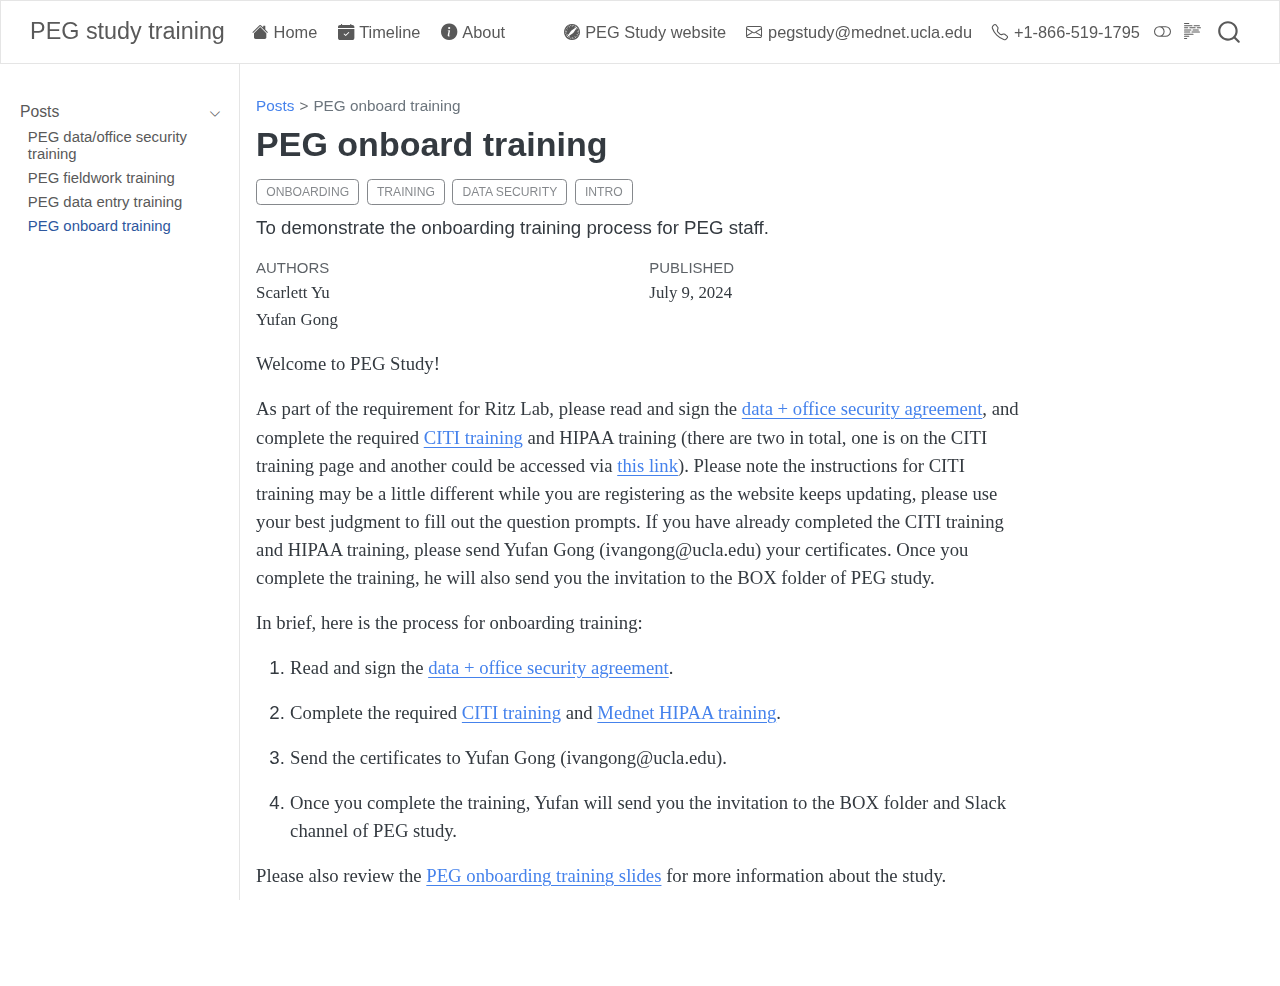
<file: posts/peg_onboard/index.html>
<!DOCTYPE html>
<html xmlns="http://www.w3.org/1999/xhtml" lang="en" xml:lang="en"><head>

<meta charset="utf-8">
<meta name="generator" content="quarto-1.5.52">

<meta name="viewport" content="width=device-width, initial-scale=1.0, user-scalable=yes">

<meta name="author" content="Scarlett Yu">
<meta name="author" content="Yufan Gong">
<meta name="dcterms.date" content="2024-07-09">
<meta name="description" content="To demonstrate the onboarding training process for PEG staff.">

<title>PEG onboard training – PEG study training</title>
<style>
code{white-space: pre-wrap;}
span.smallcaps{font-variant: small-caps;}
div.columns{display: flex; gap: min(4vw, 1.5em);}
div.column{flex: auto; overflow-x: auto;}
div.hanging-indent{margin-left: 1.5em; text-indent: -1.5em;}
ul.task-list{list-style: none;}
ul.task-list li input[type="checkbox"] {
  width: 0.8em;
  margin: 0 0.8em 0.2em -1em; /* quarto-specific, see https://github.com/quarto-dev/quarto-cli/issues/4556 */ 
  vertical-align: middle;
}
</style>


<script src="../../site_libs/quarto-nav/quarto-nav.js"></script>
<script src="../../site_libs/quarto-nav/headroom.min.js"></script>
<script src="../../site_libs/clipboard/clipboard.min.js"></script>
<script src="../../site_libs/quarto-search/autocomplete.umd.js"></script>
<script src="../../site_libs/quarto-search/fuse.min.js"></script>
<script src="../../site_libs/quarto-search/quarto-search.js"></script>
<meta name="quarto:offset" content="../../">
<script src="../../site_libs/quarto-html/quarto.js"></script>
<script src="../../site_libs/quarto-html/popper.min.js"></script>
<script src="../../site_libs/quarto-html/tippy.umd.min.js"></script>
<script src="../../site_libs/quarto-html/anchor.min.js"></script>
<link href="../../site_libs/quarto-html/tippy.css" rel="stylesheet">
<link href="../../site_libs/quarto-html/quarto-syntax-highlighting.css" rel="stylesheet" class="quarto-color-scheme" id="quarto-text-highlighting-styles">
<link href="../../site_libs/quarto-html/quarto-syntax-highlighting-dark.css" rel="prefetch" class="quarto-color-scheme quarto-color-alternate" id="quarto-text-highlighting-styles">
<script src="../../site_libs/bootstrap/bootstrap.min.js"></script>
<link href="../../site_libs/bootstrap/bootstrap-icons.css" rel="stylesheet">
<link href="../../site_libs/bootstrap/bootstrap.min.css" rel="stylesheet" class="quarto-color-scheme" id="quarto-bootstrap" data-mode="light">
<link href="../../site_libs/bootstrap/bootstrap-dark.min.css" rel="prefetch" class="quarto-color-scheme quarto-color-alternate" id="quarto-bootstrap" data-mode="dark">
<script id="quarto-search-options" type="application/json">{
  "location": "navbar",
  "copy-button": false,
  "collapse-after": 3,
  "panel-placement": "end",
  "type": "overlay",
  "limit": 50,
  "keyboard-shortcut": [
    "f",
    "/",
    "s"
  ],
  "show-item-context": false,
  "language": {
    "search-no-results-text": "No results",
    "search-matching-documents-text": "matching documents",
    "search-copy-link-title": "Copy link to search",
    "search-hide-matches-text": "Hide additional matches",
    "search-more-match-text": "more match in this document",
    "search-more-matches-text": "more matches in this document",
    "search-clear-button-title": "Clear",
    "search-text-placeholder": "",
    "search-detached-cancel-button-title": "Cancel",
    "search-submit-button-title": "Submit",
    "search-label": "Search"
  }
}</script>


<link rel="stylesheet" href="../../styles.css">
<meta name="twitter:title" content="PEG onboard training – PEG study training">
<meta name="twitter:description" content="To demonstrate the onboarding training process for PEG staff.">
<meta name="twitter:image" content="https://ivangong24.github.io/peg_quarto/posts/peg_onboard/images/peg_logo.png">
<meta name="twitter:image-height" content="238">
<meta name="twitter:image-width" content="332">
<meta name="twitter:card" content="summary_large_image">
</head>

<body class="nav-sidebar docked nav-fixed">

<div id="quarto-search-results"></div>
  <header id="quarto-header" class="headroom fixed-top">
    <nav class="navbar navbar-expand-lg " data-bs-theme="dark">
      <div class="navbar-container container-fluid">
      <div class="navbar-brand-container mx-auto">
    <a class="navbar-brand" href="../../index.html">
    <span class="navbar-title">PEG study training</span>
    </a>
  </div>
            <div id="quarto-search" class="" title="Search"></div>
          <button class="navbar-toggler" type="button" data-bs-toggle="collapse" data-bs-target="#navbarCollapse" aria-controls="navbarCollapse" role="menu" aria-expanded="false" aria-label="Toggle navigation" onclick="if (window.quartoToggleHeadroom) { window.quartoToggleHeadroom(); }">
  <span class="navbar-toggler-icon"></span>
</button>
          <div class="collapse navbar-collapse" id="navbarCollapse">
            <ul class="navbar-nav navbar-nav-scroll me-auto">
  <li class="nav-item">
    <a class="nav-link" href="../../index.html"> <i class="bi bi-house-fill" role="img">
</i> 
<span class="menu-text">Home</span></a>
  </li>  
  <li class="nav-item">
    <a class="nav-link" href="../../timeline.html"> <i class="bi bi-calendar-check-fill" role="img">
</i> 
<span class="menu-text">Timeline</span></a>
  </li>  
  <li class="nav-item">
    <a class="nav-link" href="../../about.html"> <i class="bi bi-info-circle-fill" role="img">
</i> 
<span class="menu-text">About</span></a>
  </li>  
</ul>
            <ul class="navbar-nav navbar-nav-scroll ms-auto">
  <li class="nav-item">
    <a class="nav-link" href="https://www.pegstudy.com/"> <i class="bi bi-browser-safari" role="img">
</i> 
<span class="menu-text">PEG Study website</span></a>
  </li>  
  <li class="nav-item">
    <a class="nav-link" href="../../pegstudy@mednet.ucla.edu"> <i class="bi bi-envelope" role="img">
</i> 
<span class="menu-text">pegstudy@mednet.ucla.edu</span></a>
  </li>  
  <li class="nav-item">
    <span class="nav-link">
    <i class="bi bi-telephone" role="img">
</i> 
<span class="menu-text">+1-866-519-1795</span>
    </span>
  </li>  
</ul>
          </div> <!-- /navcollapse -->
            <div class="quarto-navbar-tools">
  <a href="" class="quarto-color-scheme-toggle quarto-navigation-tool  px-1" onclick="window.quartoToggleColorScheme(); return false;" title="Toggle dark mode"><i class="bi"></i></a>
  <a href="" class="quarto-reader-toggle quarto-navigation-tool px-1" onclick="window.quartoToggleReader(); return false;" title="Toggle reader mode">
  <div class="quarto-reader-toggle-btn">
  <i class="bi"></i>
  </div>
</a>
</div>
      </div> <!-- /container-fluid -->
    </nav>
  <nav class="quarto-secondary-nav">
    <div class="container-fluid d-flex">
      <button type="button" class="quarto-btn-toggle btn" data-bs-toggle="collapse" role="button" data-bs-target=".quarto-sidebar-collapse-item" aria-controls="quarto-sidebar" aria-expanded="false" aria-label="Toggle sidebar navigation" onclick="if (window.quartoToggleHeadroom) { window.quartoToggleHeadroom(); }">
        <i class="bi bi-layout-text-sidebar-reverse"></i>
      </button>
        <nav class="quarto-page-breadcrumbs" aria-label="breadcrumb"><ol class="breadcrumb"><li class="breadcrumb-item"><a href="../../posts/data_security/index.html">Posts</a></li><li class="breadcrumb-item"><a href="../../posts/peg_onboard/index.html">PEG onboard training</a></li></ol></nav>
        <a class="flex-grow-1" role="navigation" data-bs-toggle="collapse" data-bs-target=".quarto-sidebar-collapse-item" aria-controls="quarto-sidebar" aria-expanded="false" aria-label="Toggle sidebar navigation" onclick="if (window.quartoToggleHeadroom) { window.quartoToggleHeadroom(); }">      
        </a>
    </div>
  </nav>
</header>
<!-- content -->
<div id="quarto-content" class="quarto-container page-columns page-rows-contents page-layout-article page-navbar">
<!-- sidebar -->
  <nav id="quarto-sidebar" class="sidebar collapse collapse-horizontal quarto-sidebar-collapse-item sidebar-navigation docked overflow-auto">
    <div class="sidebar-menu-container"> 
    <ul class="list-unstyled mt-1">
        <li class="sidebar-item sidebar-item-section">
      <div class="sidebar-item-container"> 
            <a class="sidebar-item-text sidebar-link text-start" data-bs-toggle="collapse" data-bs-target="#quarto-sidebar-section-1" role="navigation" aria-expanded="true">
 <span class="menu-text">Posts</span></a>
          <a class="sidebar-item-toggle text-start" data-bs-toggle="collapse" data-bs-target="#quarto-sidebar-section-1" role="navigation" aria-expanded="true" aria-label="Toggle section">
            <i class="bi bi-chevron-right ms-2"></i>
          </a> 
      </div>
      <ul id="quarto-sidebar-section-1" class="collapse list-unstyled sidebar-section depth1 show">  
          <li class="sidebar-item">
  <div class="sidebar-item-container"> 
  <a href="../../posts/data_security/index.html" class="sidebar-item-text sidebar-link">
 <span class="menu-text">PEG data/office security training</span></a>
  </div>
</li>
          <li class="sidebar-item">
  <div class="sidebar-item-container"> 
  <a href="../../posts/field_work/index.html" class="sidebar-item-text sidebar-link">
 <span class="menu-text">PEG fieldwork training</span></a>
  </div>
</li>
          <li class="sidebar-item">
  <div class="sidebar-item-container"> 
  <a href="../../posts/data_entry/index.html" class="sidebar-item-text sidebar-link">
 <span class="menu-text">PEG data entry training</span></a>
  </div>
</li>
          <li class="sidebar-item">
  <div class="sidebar-item-container"> 
  <a href="../../posts/peg_onboard/index.html" class="sidebar-item-text sidebar-link active">
 <span class="menu-text">PEG onboard training</span></a>
  </div>
</li>
      </ul>
  </li>
    </ul>
    </div>
</nav>
<div id="quarto-sidebar-glass" class="quarto-sidebar-collapse-item" data-bs-toggle="collapse" data-bs-target=".quarto-sidebar-collapse-item"></div>
<!-- margin-sidebar -->
    <div id="quarto-margin-sidebar" class="sidebar margin-sidebar zindex-bottom">
        
    </div>
<!-- main -->
<main class="content" id="quarto-document-content">

<header id="title-block-header" class="quarto-title-block default"><nav class="quarto-page-breadcrumbs quarto-title-breadcrumbs d-none d-lg-block" aria-label="breadcrumb"><ol class="breadcrumb"><li class="breadcrumb-item"><a href="../../posts/data_security/index.html">Posts</a></li><li class="breadcrumb-item"><a href="../../posts/peg_onboard/index.html">PEG onboard training</a></li></ol></nav>
<div class="quarto-title">
<h1 class="title">PEG onboard training</h1>
  <div class="quarto-categories">
    <div class="quarto-category">onboarding</div>
    <div class="quarto-category">training</div>
    <div class="quarto-category">data security</div>
    <div class="quarto-category">intro</div>
  </div>
  </div>

<div>
  <div class="description">
    To demonstrate the onboarding training process for PEG staff.
  </div>
</div>


<div class="quarto-title-meta">

    <div>
    <div class="quarto-title-meta-heading">Authors</div>
    <div class="quarto-title-meta-contents">
             <p>Scarlett Yu </p>
             <p>Yufan Gong </p>
          </div>
  </div>
    
    <div>
    <div class="quarto-title-meta-heading">Published</div>
    <div class="quarto-title-meta-contents">
      <p class="date">July 9, 2024</p>
    </div>
  </div>
  
    
  </div>
  


</header>


<p>Welcome to PEG Study!</p>
<p>As part of the requirement for Ritz Lab, please read and sign the <a href="documents/Confidential Data User Agreement + Office Security Agreement_2020.pdf">data + office security agreement</a>, and complete the required <a href="documents/Instructions for required CITI Trainings at Dr. Ritz Lab.docx">CITI training</a> and HIPAA training (there are two in total, one is on the CITI training page and another could be accessed via <a href="https://hshr.mednet.ucla.edu/s/trainings/policiesprocedures/publish/ocr.htm">this link</a>). Please note the instructions for CITI training may be a little different while you are registering as the website keeps updating, please use your best judgment to fill out the question prompts. If you have already completed the CITI training and HIPAA training, please send Yufan Gong (ivangong@ucla.edu) your certificates. Once you complete the training, he will also send you the invitation to the BOX folder of PEG study.</p>
<p>In brief, here is the process for onboarding training:</p>
<ol type="1">
<li><p>Read and sign the <a href="documents/Confidential Data User Agreement + Office Security Agreement_2020.pdf">data + office security agreement</a>.</p></li>
<li><p>Complete the required <a href="documents/Instructions for required CITI Trainings at Dr. Ritz Lab.docx">CITI training</a> and <a href="https://hshr.mednet.ucla.edu/s/trainings/policiesprocedures/publish/ocr.htm">Mednet HIPAA training</a>.</p></li>
<li><p>Send the certificates to Yufan Gong (ivangong@ucla.edu).</p></li>
<li><p>Once you complete the training, Yufan will send you the invitation to the BOX folder and Slack channel of PEG study.</p></li>
</ol>
<p>Please also review the <a href="documents/Yu_Scarlett_PEG onboarding training.pdf">PEG onboarding training slides</a> for more information about the study.</p>



<a onclick="window.scrollTo(0, 0); return false;" role="button" id="quarto-back-to-top"><i class="bi bi-arrow-up"></i> Back to top</a></main> <!-- /main -->
<script id="quarto-html-after-body" type="application/javascript">
window.document.addEventListener("DOMContentLoaded", function (event) {
  const toggleBodyColorMode = (bsSheetEl) => {
    const mode = bsSheetEl.getAttribute("data-mode");
    const bodyEl = window.document.querySelector("body");
    if (mode === "dark") {
      bodyEl.classList.add("quarto-dark");
      bodyEl.classList.remove("quarto-light");
    } else {
      bodyEl.classList.add("quarto-light");
      bodyEl.classList.remove("quarto-dark");
    }
  }
  const toggleBodyColorPrimary = () => {
    const bsSheetEl = window.document.querySelector("link#quarto-bootstrap");
    if (bsSheetEl) {
      toggleBodyColorMode(bsSheetEl);
    }
  }
  toggleBodyColorPrimary();  
  const disableStylesheet = (stylesheets) => {
    for (let i=0; i < stylesheets.length; i++) {
      const stylesheet = stylesheets[i];
      stylesheet.rel = 'prefetch';
    }
  }
  const enableStylesheet = (stylesheets) => {
    for (let i=0; i < stylesheets.length; i++) {
      const stylesheet = stylesheets[i];
      stylesheet.rel = 'stylesheet';
    }
  }
  const manageTransitions = (selector, allowTransitions) => {
    const els = window.document.querySelectorAll(selector);
    for (let i=0; i < els.length; i++) {
      const el = els[i];
      if (allowTransitions) {
        el.classList.remove('notransition');
      } else {
        el.classList.add('notransition');
      }
    }
  }
  const toggleGiscusIfUsed = (isAlternate, darkModeDefault) => {
    const baseTheme = document.querySelector('#giscus-base-theme')?.value ?? 'light';
    const alternateTheme = document.querySelector('#giscus-alt-theme')?.value ?? 'dark';
    let newTheme = '';
    if(darkModeDefault) {
      newTheme = isAlternate ? baseTheme : alternateTheme;
    } else {
      newTheme = isAlternate ? alternateTheme : baseTheme;
    }
    const changeGiscusTheme = () => {
      // From: https://github.com/giscus/giscus/issues/336
      const sendMessage = (message) => {
        const iframe = document.querySelector('iframe.giscus-frame');
        if (!iframe) return;
        iframe.contentWindow.postMessage({ giscus: message }, 'https://giscus.app');
      }
      sendMessage({
        setConfig: {
          theme: newTheme
        }
      });
    }
    const isGiscussLoaded = window.document.querySelector('iframe.giscus-frame') !== null;
    if (isGiscussLoaded) {
      changeGiscusTheme();
    }
  }
  const toggleColorMode = (alternate) => {
    // Switch the stylesheets
    const alternateStylesheets = window.document.querySelectorAll('link.quarto-color-scheme.quarto-color-alternate');
    manageTransitions('#quarto-margin-sidebar .nav-link', false);
    if (alternate) {
      enableStylesheet(alternateStylesheets);
      for (const sheetNode of alternateStylesheets) {
        if (sheetNode.id === "quarto-bootstrap") {
          toggleBodyColorMode(sheetNode);
        }
      }
    } else {
      disableStylesheet(alternateStylesheets);
      toggleBodyColorPrimary();
    }
    manageTransitions('#quarto-margin-sidebar .nav-link', true);
    // Switch the toggles
    const toggles = window.document.querySelectorAll('.quarto-color-scheme-toggle');
    for (let i=0; i < toggles.length; i++) {
      const toggle = toggles[i];
      if (toggle) {
        if (alternate) {
          toggle.classList.add("alternate");     
        } else {
          toggle.classList.remove("alternate");
        }
      }
    }
    // Hack to workaround the fact that safari doesn't
    // properly recolor the scrollbar when toggling (#1455)
    if (navigator.userAgent.indexOf('Safari') > 0 && navigator.userAgent.indexOf('Chrome') == -1) {
      manageTransitions("body", false);
      window.scrollTo(0, 1);
      setTimeout(() => {
        window.scrollTo(0, 0);
        manageTransitions("body", true);
      }, 40);  
    }
  }
  const isFileUrl = () => { 
    return window.location.protocol === 'file:';
  }
  const hasAlternateSentinel = () => {  
    let styleSentinel = getColorSchemeSentinel();
    if (styleSentinel !== null) {
      return styleSentinel === "alternate";
    } else {
      return false;
    }
  }
  const setStyleSentinel = (alternate) => {
    const value = alternate ? "alternate" : "default";
    if (!isFileUrl()) {
      window.localStorage.setItem("quarto-color-scheme", value);
    } else {
      localAlternateSentinel = value;
    }
  }
  const getColorSchemeSentinel = () => {
    if (!isFileUrl()) {
      const storageValue = window.localStorage.getItem("quarto-color-scheme");
      return storageValue != null ? storageValue : localAlternateSentinel;
    } else {
      return localAlternateSentinel;
    }
  }
  const darkModeDefault = false;
  let localAlternateSentinel = darkModeDefault ? 'alternate' : 'default';
  // Dark / light mode switch
  window.quartoToggleColorScheme = () => {
    // Read the current dark / light value 
    let toAlternate = !hasAlternateSentinel();
    toggleColorMode(toAlternate);
    setStyleSentinel(toAlternate);
    toggleGiscusIfUsed(toAlternate, darkModeDefault);
  };
  // Ensure there is a toggle, if there isn't float one in the top right
  if (window.document.querySelector('.quarto-color-scheme-toggle') === null) {
    const a = window.document.createElement('a');
    a.classList.add('top-right');
    a.classList.add('quarto-color-scheme-toggle');
    a.href = "";
    a.onclick = function() { try { window.quartoToggleColorScheme(); } catch {} return false; };
    const i = window.document.createElement("i");
    i.classList.add('bi');
    a.appendChild(i);
    window.document.body.appendChild(a);
  }
  // Switch to dark mode if need be
  if (hasAlternateSentinel()) {
    toggleColorMode(true);
  } else {
    toggleColorMode(false);
  }
  const icon = "";
  const anchorJS = new window.AnchorJS();
  anchorJS.options = {
    placement: 'right',
    icon: icon
  };
  anchorJS.add('.anchored');
  const isCodeAnnotation = (el) => {
    for (const clz of el.classList) {
      if (clz.startsWith('code-annotation-')) {                     
        return true;
      }
    }
    return false;
  }
  const onCopySuccess = function(e) {
    // button target
    const button = e.trigger;
    // don't keep focus
    button.blur();
    // flash "checked"
    button.classList.add('code-copy-button-checked');
    var currentTitle = button.getAttribute("title");
    button.setAttribute("title", "Copied!");
    let tooltip;
    if (window.bootstrap) {
      button.setAttribute("data-bs-toggle", "tooltip");
      button.setAttribute("data-bs-placement", "left");
      button.setAttribute("data-bs-title", "Copied!");
      tooltip = new bootstrap.Tooltip(button, 
        { trigger: "manual", 
          customClass: "code-copy-button-tooltip",
          offset: [0, -8]});
      tooltip.show();    
    }
    setTimeout(function() {
      if (tooltip) {
        tooltip.hide();
        button.removeAttribute("data-bs-title");
        button.removeAttribute("data-bs-toggle");
        button.removeAttribute("data-bs-placement");
      }
      button.setAttribute("title", currentTitle);
      button.classList.remove('code-copy-button-checked');
    }, 1000);
    // clear code selection
    e.clearSelection();
  }
  const getTextToCopy = function(trigger) {
      const codeEl = trigger.previousElementSibling.cloneNode(true);
      for (const childEl of codeEl.children) {
        if (isCodeAnnotation(childEl)) {
          childEl.remove();
        }
      }
      return codeEl.innerText;
  }
  const clipboard = new window.ClipboardJS('.code-copy-button:not([data-in-quarto-modal])', {
    text: getTextToCopy
  });
  clipboard.on('success', onCopySuccess);
  if (window.document.getElementById('quarto-embedded-source-code-modal')) {
    // For code content inside modals, clipBoardJS needs to be initialized with a container option
    // TODO: Check when it could be a function (https://github.com/zenorocha/clipboard.js/issues/860)
    const clipboardModal = new window.ClipboardJS('.code-copy-button[data-in-quarto-modal]', {
      text: getTextToCopy,
      container: window.document.getElementById('quarto-embedded-source-code-modal')
    });
    clipboardModal.on('success', onCopySuccess);
  }
    var localhostRegex = new RegExp(/^(?:http|https):\/\/localhost\:?[0-9]*\//);
    var mailtoRegex = new RegExp(/^mailto:/);
      var filterRegex = new RegExp("https:\/\/ivangong24\.github\.io\/peg_quarto\/");
    var isInternal = (href) => {
        return filterRegex.test(href) || localhostRegex.test(href) || mailtoRegex.test(href);
    }
    // Inspect non-navigation links and adorn them if external
 	var links = window.document.querySelectorAll('a[href]:not(.nav-link):not(.navbar-brand):not(.toc-action):not(.sidebar-link):not(.sidebar-item-toggle):not(.pagination-link):not(.no-external):not([aria-hidden]):not(.dropdown-item):not(.quarto-navigation-tool):not(.about-link)');
    for (var i=0; i<links.length; i++) {
      const link = links[i];
      if (!isInternal(link.href)) {
        // undo the damage that might have been done by quarto-nav.js in the case of
        // links that we want to consider external
        if (link.dataset.originalHref !== undefined) {
          link.href = link.dataset.originalHref;
        }
      }
    }
  function tippyHover(el, contentFn, onTriggerFn, onUntriggerFn) {
    const config = {
      allowHTML: true,
      maxWidth: 500,
      delay: 100,
      arrow: false,
      appendTo: function(el) {
          return el.parentElement;
      },
      interactive: true,
      interactiveBorder: 10,
      theme: 'quarto',
      placement: 'bottom-start',
    };
    if (contentFn) {
      config.content = contentFn;
    }
    if (onTriggerFn) {
      config.onTrigger = onTriggerFn;
    }
    if (onUntriggerFn) {
      config.onUntrigger = onUntriggerFn;
    }
    window.tippy(el, config); 
  }
  const noterefs = window.document.querySelectorAll('a[role="doc-noteref"]');
  for (var i=0; i<noterefs.length; i++) {
    const ref = noterefs[i];
    tippyHover(ref, function() {
      // use id or data attribute instead here
      let href = ref.getAttribute('data-footnote-href') || ref.getAttribute('href');
      try { href = new URL(href).hash; } catch {}
      const id = href.replace(/^#\/?/, "");
      const note = window.document.getElementById(id);
      if (note) {
        return note.innerHTML;
      } else {
        return "";
      }
    });
  }
  const xrefs = window.document.querySelectorAll('a.quarto-xref');
  const processXRef = (id, note) => {
    // Strip column container classes
    const stripColumnClz = (el) => {
      el.classList.remove("page-full", "page-columns");
      if (el.children) {
        for (const child of el.children) {
          stripColumnClz(child);
        }
      }
    }
    stripColumnClz(note)
    if (id === null || id.startsWith('sec-')) {
      // Special case sections, only their first couple elements
      const container = document.createElement("div");
      if (note.children && note.children.length > 2) {
        container.appendChild(note.children[0].cloneNode(true));
        for (let i = 1; i < note.children.length; i++) {
          const child = note.children[i];
          if (child.tagName === "P" && child.innerText === "") {
            continue;
          } else {
            container.appendChild(child.cloneNode(true));
            break;
          }
        }
        if (window.Quarto?.typesetMath) {
          window.Quarto.typesetMath(container);
        }
        return container.innerHTML
      } else {
        if (window.Quarto?.typesetMath) {
          window.Quarto.typesetMath(note);
        }
        return note.innerHTML;
      }
    } else {
      // Remove any anchor links if they are present
      const anchorLink = note.querySelector('a.anchorjs-link');
      if (anchorLink) {
        anchorLink.remove();
      }
      if (window.Quarto?.typesetMath) {
        window.Quarto.typesetMath(note);
      }
      // TODO in 1.5, we should make sure this works without a callout special case
      if (note.classList.contains("callout")) {
        return note.outerHTML;
      } else {
        return note.innerHTML;
      }
    }
  }
  for (var i=0; i<xrefs.length; i++) {
    const xref = xrefs[i];
    tippyHover(xref, undefined, function(instance) {
      instance.disable();
      let url = xref.getAttribute('href');
      let hash = undefined; 
      if (url.startsWith('#')) {
        hash = url;
      } else {
        try { hash = new URL(url).hash; } catch {}
      }
      if (hash) {
        const id = hash.replace(/^#\/?/, "");
        const note = window.document.getElementById(id);
        if (note !== null) {
          try {
            const html = processXRef(id, note.cloneNode(true));
            instance.setContent(html);
          } finally {
            instance.enable();
            instance.show();
          }
        } else {
          // See if we can fetch this
          fetch(url.split('#')[0])
          .then(res => res.text())
          .then(html => {
            const parser = new DOMParser();
            const htmlDoc = parser.parseFromString(html, "text/html");
            const note = htmlDoc.getElementById(id);
            if (note !== null) {
              const html = processXRef(id, note);
              instance.setContent(html);
            } 
          }).finally(() => {
            instance.enable();
            instance.show();
          });
        }
      } else {
        // See if we can fetch a full url (with no hash to target)
        // This is a special case and we should probably do some content thinning / targeting
        fetch(url)
        .then(res => res.text())
        .then(html => {
          const parser = new DOMParser();
          const htmlDoc = parser.parseFromString(html, "text/html");
          const note = htmlDoc.querySelector('main.content');
          if (note !== null) {
            // This should only happen for chapter cross references
            // (since there is no id in the URL)
            // remove the first header
            if (note.children.length > 0 && note.children[0].tagName === "HEADER") {
              note.children[0].remove();
            }
            const html = processXRef(null, note);
            instance.setContent(html);
          } 
        }).finally(() => {
          instance.enable();
          instance.show();
        });
      }
    }, function(instance) {
    });
  }
      let selectedAnnoteEl;
      const selectorForAnnotation = ( cell, annotation) => {
        let cellAttr = 'data-code-cell="' + cell + '"';
        let lineAttr = 'data-code-annotation="' +  annotation + '"';
        const selector = 'span[' + cellAttr + '][' + lineAttr + ']';
        return selector;
      }
      const selectCodeLines = (annoteEl) => {
        const doc = window.document;
        const targetCell = annoteEl.getAttribute("data-target-cell");
        const targetAnnotation = annoteEl.getAttribute("data-target-annotation");
        const annoteSpan = window.document.querySelector(selectorForAnnotation(targetCell, targetAnnotation));
        const lines = annoteSpan.getAttribute("data-code-lines").split(",");
        const lineIds = lines.map((line) => {
          return targetCell + "-" + line;
        })
        let top = null;
        let height = null;
        let parent = null;
        if (lineIds.length > 0) {
            //compute the position of the single el (top and bottom and make a div)
            const el = window.document.getElementById(lineIds[0]);
            top = el.offsetTop;
            height = el.offsetHeight;
            parent = el.parentElement.parentElement;
          if (lineIds.length > 1) {
            const lastEl = window.document.getElementById(lineIds[lineIds.length - 1]);
            const bottom = lastEl.offsetTop + lastEl.offsetHeight;
            height = bottom - top;
          }
          if (top !== null && height !== null && parent !== null) {
            // cook up a div (if necessary) and position it 
            let div = window.document.getElementById("code-annotation-line-highlight");
            if (div === null) {
              div = window.document.createElement("div");
              div.setAttribute("id", "code-annotation-line-highlight");
              div.style.position = 'absolute';
              parent.appendChild(div);
            }
            div.style.top = top - 2 + "px";
            div.style.height = height + 4 + "px";
            div.style.left = 0;
            let gutterDiv = window.document.getElementById("code-annotation-line-highlight-gutter");
            if (gutterDiv === null) {
              gutterDiv = window.document.createElement("div");
              gutterDiv.setAttribute("id", "code-annotation-line-highlight-gutter");
              gutterDiv.style.position = 'absolute';
              const codeCell = window.document.getElementById(targetCell);
              const gutter = codeCell.querySelector('.code-annotation-gutter');
              gutter.appendChild(gutterDiv);
            }
            gutterDiv.style.top = top - 2 + "px";
            gutterDiv.style.height = height + 4 + "px";
          }
          selectedAnnoteEl = annoteEl;
        }
      };
      const unselectCodeLines = () => {
        const elementsIds = ["code-annotation-line-highlight", "code-annotation-line-highlight-gutter"];
        elementsIds.forEach((elId) => {
          const div = window.document.getElementById(elId);
          if (div) {
            div.remove();
          }
        });
        selectedAnnoteEl = undefined;
      };
        // Handle positioning of the toggle
    window.addEventListener(
      "resize",
      throttle(() => {
        elRect = undefined;
        if (selectedAnnoteEl) {
          selectCodeLines(selectedAnnoteEl);
        }
      }, 10)
    );
    function throttle(fn, ms) {
    let throttle = false;
    let timer;
      return (...args) => {
        if(!throttle) { // first call gets through
            fn.apply(this, args);
            throttle = true;
        } else { // all the others get throttled
            if(timer) clearTimeout(timer); // cancel #2
            timer = setTimeout(() => {
              fn.apply(this, args);
              timer = throttle = false;
            }, ms);
        }
      };
    }
      // Attach click handler to the DT
      const annoteDls = window.document.querySelectorAll('dt[data-target-cell]');
      for (const annoteDlNode of annoteDls) {
        annoteDlNode.addEventListener('click', (event) => {
          const clickedEl = event.target;
          if (clickedEl !== selectedAnnoteEl) {
            unselectCodeLines();
            const activeEl = window.document.querySelector('dt[data-target-cell].code-annotation-active');
            if (activeEl) {
              activeEl.classList.remove('code-annotation-active');
            }
            selectCodeLines(clickedEl);
            clickedEl.classList.add('code-annotation-active');
          } else {
            // Unselect the line
            unselectCodeLines();
            clickedEl.classList.remove('code-annotation-active');
          }
        });
      }
  const findCites = (el) => {
    const parentEl = el.parentElement;
    if (parentEl) {
      const cites = parentEl.dataset.cites;
      if (cites) {
        return {
          el,
          cites: cites.split(' ')
        };
      } else {
        return findCites(el.parentElement)
      }
    } else {
      return undefined;
    }
  };
  var bibliorefs = window.document.querySelectorAll('a[role="doc-biblioref"]');
  for (var i=0; i<bibliorefs.length; i++) {
    const ref = bibliorefs[i];
    const citeInfo = findCites(ref);
    if (citeInfo) {
      tippyHover(citeInfo.el, function() {
        var popup = window.document.createElement('div');
        citeInfo.cites.forEach(function(cite) {
          var citeDiv = window.document.createElement('div');
          citeDiv.classList.add('hanging-indent');
          citeDiv.classList.add('csl-entry');
          var biblioDiv = window.document.getElementById('ref-' + cite);
          if (biblioDiv) {
            citeDiv.innerHTML = biblioDiv.innerHTML;
          }
          popup.appendChild(citeDiv);
        });
        return popup.innerHTML;
      });
    }
  }
});
</script>
<script src="https://utteranc.es/client.js" repo="ivangong24/peg_quarto" issue-term="pathname" theme="github-light" crossorigin="anonymous" async="">
</script>
</div> <!-- /content -->




</body></html>
</file>
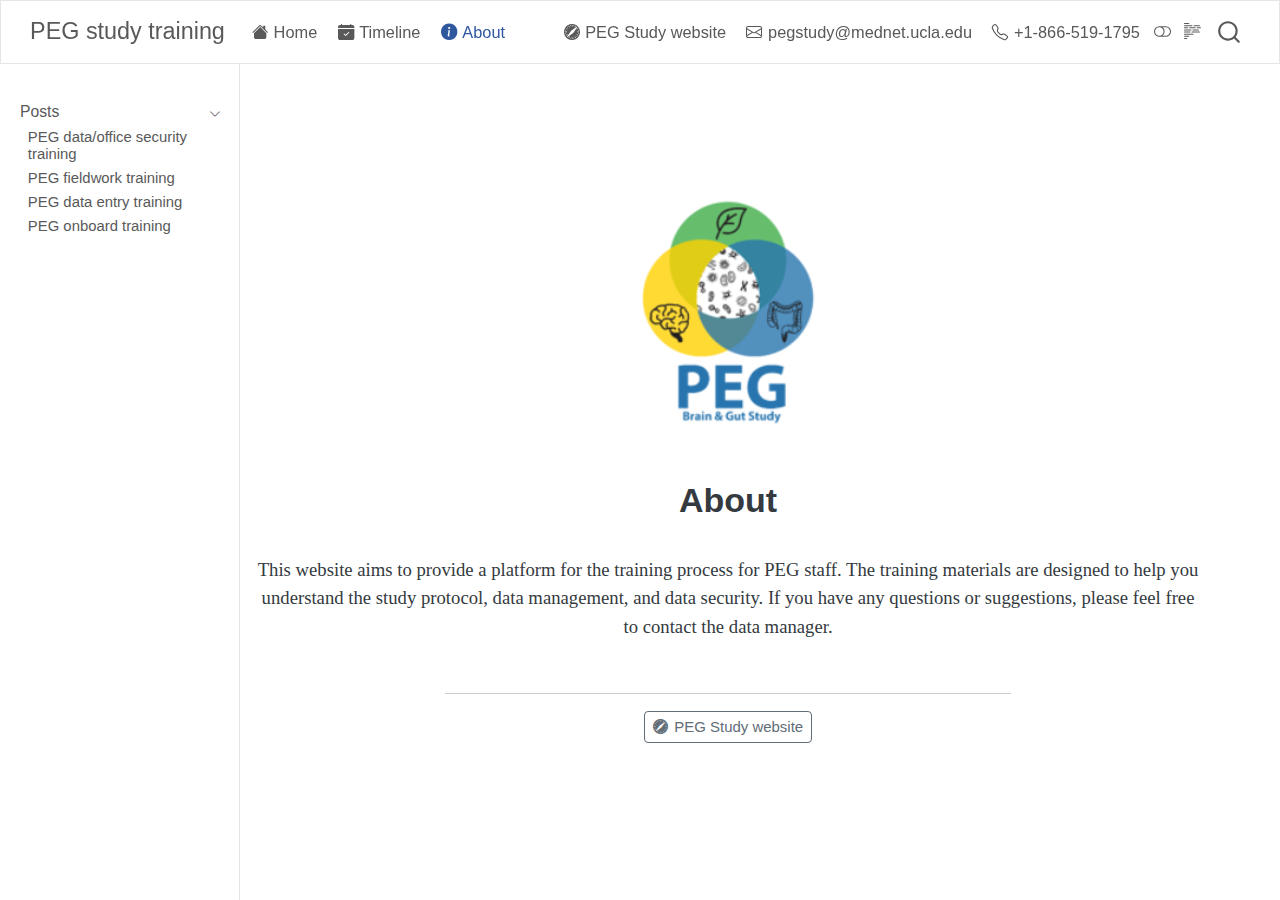
<file: about.html>
<!DOCTYPE html>
<html xmlns="http://www.w3.org/1999/xhtml" lang="en" xml:lang="en"><head>

<meta charset="utf-8">
<meta name="generator" content="quarto-1.5.52">

<meta name="viewport" content="width=device-width, initial-scale=1.0, user-scalable=yes">


<title>About – PEG study training</title>
<style>
code{white-space: pre-wrap;}
span.smallcaps{font-variant: small-caps;}
div.columns{display: flex; gap: min(4vw, 1.5em);}
div.column{flex: auto; overflow-x: auto;}
div.hanging-indent{margin-left: 1.5em; text-indent: -1.5em;}
ul.task-list{list-style: none;}
ul.task-list li input[type="checkbox"] {
  width: 0.8em;
  margin: 0 0.8em 0.2em -1em; /* quarto-specific, see https://github.com/quarto-dev/quarto-cli/issues/4556 */ 
  vertical-align: middle;
}
</style>


<script src="site_libs/quarto-nav/quarto-nav.js"></script>
<script src="site_libs/quarto-nav/headroom.min.js"></script>
<script src="site_libs/clipboard/clipboard.min.js"></script>
<script src="site_libs/quarto-search/autocomplete.umd.js"></script>
<script src="site_libs/quarto-search/fuse.min.js"></script>
<script src="site_libs/quarto-search/quarto-search.js"></script>
<meta name="quarto:offset" content="./">
<script src="site_libs/quarto-html/quarto.js"></script>
<script src="site_libs/quarto-html/popper.min.js"></script>
<script src="site_libs/quarto-html/tippy.umd.min.js"></script>
<link href="site_libs/quarto-html/tippy.css" rel="stylesheet">
<link href="site_libs/quarto-html/quarto-syntax-highlighting.css" rel="stylesheet" class="quarto-color-scheme" id="quarto-text-highlighting-styles">
<link href="site_libs/quarto-html/quarto-syntax-highlighting-dark.css" rel="prefetch" class="quarto-color-scheme quarto-color-alternate" id="quarto-text-highlighting-styles">
<script src="site_libs/bootstrap/bootstrap.min.js"></script>
<link href="site_libs/bootstrap/bootstrap-icons.css" rel="stylesheet">
<link href="site_libs/bootstrap/bootstrap.min.css" rel="stylesheet" class="quarto-color-scheme" id="quarto-bootstrap" data-mode="light">
<link href="site_libs/bootstrap/bootstrap-dark.min.css" rel="prefetch" class="quarto-color-scheme quarto-color-alternate" id="quarto-bootstrap" data-mode="dark">
<script id="quarto-search-options" type="application/json">{
  "location": "navbar",
  "copy-button": false,
  "collapse-after": 3,
  "panel-placement": "end",
  "type": "overlay",
  "limit": 50,
  "keyboard-shortcut": [
    "f",
    "/",
    "s"
  ],
  "show-item-context": false,
  "language": {
    "search-no-results-text": "No results",
    "search-matching-documents-text": "matching documents",
    "search-copy-link-title": "Copy link to search",
    "search-hide-matches-text": "Hide additional matches",
    "search-more-match-text": "more match in this document",
    "search-more-matches-text": "more matches in this document",
    "search-clear-button-title": "Clear",
    "search-text-placeholder": "",
    "search-detached-cancel-button-title": "Cancel",
    "search-submit-button-title": "Submit",
    "search-label": "Search"
  }
}</script>


<link rel="stylesheet" href="styles.css">
<meta name="twitter:title" content="About – PEG study training">
<meta name="twitter:description" content="">
<meta name="twitter:image" content="https://ivangong24.github.io/peg_quarto/images/peg_logo.png">
<meta name="twitter:image-height" content="238">
<meta name="twitter:image-width" content="332">
<meta name="twitter:card" content="summary_large_image">
</head>

<body class="nav-sidebar docked nav-fixed fullcontent">

<div id="quarto-search-results"></div>
  <header id="quarto-header" class="headroom fixed-top">
    <nav class="navbar navbar-expand-lg " data-bs-theme="dark">
      <div class="navbar-container container-fluid">
      <div class="navbar-brand-container mx-auto">
    <a class="navbar-brand" href="./index.html">
    <span class="navbar-title">PEG study training</span>
    </a>
  </div>
            <div id="quarto-search" class="" title="Search"></div>
          <button class="navbar-toggler" type="button" data-bs-toggle="collapse" data-bs-target="#navbarCollapse" aria-controls="navbarCollapse" role="menu" aria-expanded="false" aria-label="Toggle navigation" onclick="if (window.quartoToggleHeadroom) { window.quartoToggleHeadroom(); }">
  <span class="navbar-toggler-icon"></span>
</button>
          <div class="collapse navbar-collapse" id="navbarCollapse">
            <ul class="navbar-nav navbar-nav-scroll me-auto">
  <li class="nav-item">
    <a class="nav-link" href="./index.html"> <i class="bi bi-house-fill" role="img">
</i> 
<span class="menu-text">Home</span></a>
  </li>  
  <li class="nav-item">
    <a class="nav-link" href="./timeline.html"> <i class="bi bi-calendar-check-fill" role="img">
</i> 
<span class="menu-text">Timeline</span></a>
  </li>  
  <li class="nav-item">
    <a class="nav-link active" href="./about.html" aria-current="page"> <i class="bi bi-info-circle-fill" role="img">
</i> 
<span class="menu-text">About</span></a>
  </li>  
</ul>
            <ul class="navbar-nav navbar-nav-scroll ms-auto">
  <li class="nav-item">
    <a class="nav-link" href="https://www.pegstudy.com/"> <i class="bi bi-browser-safari" role="img">
</i> 
<span class="menu-text">PEG Study website</span></a>
  </li>  
  <li class="nav-item">
    <a class="nav-link" href="./pegstudy@mednet.ucla.edu"> <i class="bi bi-envelope" role="img">
</i> 
<span class="menu-text">pegstudy@mednet.ucla.edu</span></a>
  </li>  
  <li class="nav-item">
    <span class="nav-link">
    <i class="bi bi-telephone" role="img">
</i> 
<span class="menu-text">+1-866-519-1795</span>
    </span>
  </li>  
</ul>
          </div> <!-- /navcollapse -->
            <div class="quarto-navbar-tools">
  <a href="" class="quarto-color-scheme-toggle quarto-navigation-tool  px-1" onclick="window.quartoToggleColorScheme(); return false;" title="Toggle dark mode"><i class="bi"></i></a>
  <a href="" class="quarto-reader-toggle quarto-navigation-tool px-1" onclick="window.quartoToggleReader(); return false;" title="Toggle reader mode">
  <div class="quarto-reader-toggle-btn">
  <i class="bi"></i>
  </div>
</a>
</div>
      </div> <!-- /container-fluid -->
    </nav>
  <nav class="quarto-secondary-nav">
    <div class="container-fluid d-flex">
      <button type="button" class="quarto-btn-toggle btn" data-bs-toggle="collapse" role="button" data-bs-target=".quarto-sidebar-collapse-item" aria-controls="quarto-sidebar" aria-expanded="false" aria-label="Toggle sidebar navigation" onclick="if (window.quartoToggleHeadroom) { window.quartoToggleHeadroom(); }">
        <i class="bi bi-layout-text-sidebar-reverse"></i>
      </button>
        <nav class="quarto-page-breadcrumbs" aria-label="breadcrumb"><ol class="breadcrumb"><li class="breadcrumb-item">About</li></ol></nav>
        <a class="flex-grow-1" role="navigation" data-bs-toggle="collapse" data-bs-target=".quarto-sidebar-collapse-item" aria-controls="quarto-sidebar" aria-expanded="false" aria-label="Toggle sidebar navigation" onclick="if (window.quartoToggleHeadroom) { window.quartoToggleHeadroom(); }">      
        </a>
    </div>
  </nav>
</header>
<!-- content -->
<div id="quarto-content" class="quarto-container page-columns page-rows-contents page-layout-article page-navbar">
<!-- sidebar -->
  <nav id="quarto-sidebar" class="sidebar collapse collapse-horizontal quarto-sidebar-collapse-item sidebar-navigation docked overflow-auto">
    <div class="sidebar-menu-container"> 
    <ul class="list-unstyled mt-1">
        <li class="sidebar-item sidebar-item-section">
      <div class="sidebar-item-container"> 
            <a class="sidebar-item-text sidebar-link text-start" data-bs-toggle="collapse" data-bs-target="#quarto-sidebar-section-1" role="navigation" aria-expanded="true">
 <span class="menu-text">Posts</span></a>
          <a class="sidebar-item-toggle text-start" data-bs-toggle="collapse" data-bs-target="#quarto-sidebar-section-1" role="navigation" aria-expanded="true" aria-label="Toggle section">
            <i class="bi bi-chevron-right ms-2"></i>
          </a> 
      </div>
      <ul id="quarto-sidebar-section-1" class="collapse list-unstyled sidebar-section depth1 show">  
          <li class="sidebar-item">
  <div class="sidebar-item-container"> 
  <a href="./posts/data_security/index.html" class="sidebar-item-text sidebar-link">
 <span class="menu-text">PEG data/office security training</span></a>
  </div>
</li>
          <li class="sidebar-item">
  <div class="sidebar-item-container"> 
  <a href="./posts/field_work/index.html" class="sidebar-item-text sidebar-link">
 <span class="menu-text">PEG fieldwork training</span></a>
  </div>
</li>
          <li class="sidebar-item">
  <div class="sidebar-item-container"> 
  <a href="./posts/data_entry/index.html" class="sidebar-item-text sidebar-link">
 <span class="menu-text">PEG data entry training</span></a>
  </div>
</li>
          <li class="sidebar-item">
  <div class="sidebar-item-container"> 
  <a href="./posts/peg_onboard/index.html" class="sidebar-item-text sidebar-link">
 <span class="menu-text">PEG onboard training</span></a>
  </div>
</li>
      </ul>
  </li>
    </ul>
    </div>
</nav>
<div id="quarto-sidebar-glass" class="quarto-sidebar-collapse-item" data-bs-toggle="collapse" data-bs-target=".quarto-sidebar-collapse-item"></div>
<!-- margin-sidebar -->
    
<!-- main -->
<div class="quarto-about-jolla">
  <img src="images/peg_logo.png" class="about-image
  round " style="height: 15em; width: 15em;">
 <header id="title-block-header" class="quarto-title-block default">
<div class="quarto-title">
<h1 class="title">About</h1>
</div>
<div class="quarto-title-meta">
  </div>
</header><main class="content" id="quarto-document-content">
<p>This website aims to provide a platform for the training process for PEG staff. The training materials are designed to help you understand the study protocol, data management, and data security. If you have any questions or suggestions, please feel free to contact the data manager.</p>


<a onclick="window.scrollTo(0, 0); return false;" role="button" id="quarto-back-to-top"><i class="bi bi-arrow-up"></i> Back to top</a></main> 
  <hr class="about-sep">
   <div class="about-links">
  <a href="https://www.pegstudy.com/" class="about-link" rel="" target="">
    <i class="bi bi-browser-safari"></i>
     <span class="about-link-text">PEG Study website</span>
  </a>
</div>
</div>
 <!-- /main -->
<script id="quarto-html-after-body" type="application/javascript">
window.document.addEventListener("DOMContentLoaded", function (event) {
  const toggleBodyColorMode = (bsSheetEl) => {
    const mode = bsSheetEl.getAttribute("data-mode");
    const bodyEl = window.document.querySelector("body");
    if (mode === "dark") {
      bodyEl.classList.add("quarto-dark");
      bodyEl.classList.remove("quarto-light");
    } else {
      bodyEl.classList.add("quarto-light");
      bodyEl.classList.remove("quarto-dark");
    }
  }
  const toggleBodyColorPrimary = () => {
    const bsSheetEl = window.document.querySelector("link#quarto-bootstrap");
    if (bsSheetEl) {
      toggleBodyColorMode(bsSheetEl);
    }
  }
  toggleBodyColorPrimary();  
  const disableStylesheet = (stylesheets) => {
    for (let i=0; i < stylesheets.length; i++) {
      const stylesheet = stylesheets[i];
      stylesheet.rel = 'prefetch';
    }
  }
  const enableStylesheet = (stylesheets) => {
    for (let i=0; i < stylesheets.length; i++) {
      const stylesheet = stylesheets[i];
      stylesheet.rel = 'stylesheet';
    }
  }
  const manageTransitions = (selector, allowTransitions) => {
    const els = window.document.querySelectorAll(selector);
    for (let i=0; i < els.length; i++) {
      const el = els[i];
      if (allowTransitions) {
        el.classList.remove('notransition');
      } else {
        el.classList.add('notransition');
      }
    }
  }
  const toggleGiscusIfUsed = (isAlternate, darkModeDefault) => {
    const baseTheme = document.querySelector('#giscus-base-theme')?.value ?? 'light';
    const alternateTheme = document.querySelector('#giscus-alt-theme')?.value ?? 'dark';
    let newTheme = '';
    if(darkModeDefault) {
      newTheme = isAlternate ? baseTheme : alternateTheme;
    } else {
      newTheme = isAlternate ? alternateTheme : baseTheme;
    }
    const changeGiscusTheme = () => {
      // From: https://github.com/giscus/giscus/issues/336
      const sendMessage = (message) => {
        const iframe = document.querySelector('iframe.giscus-frame');
        if (!iframe) return;
        iframe.contentWindow.postMessage({ giscus: message }, 'https://giscus.app');
      }
      sendMessage({
        setConfig: {
          theme: newTheme
        }
      });
    }
    const isGiscussLoaded = window.document.querySelector('iframe.giscus-frame') !== null;
    if (isGiscussLoaded) {
      changeGiscusTheme();
    }
  }
  const toggleColorMode = (alternate) => {
    // Switch the stylesheets
    const alternateStylesheets = window.document.querySelectorAll('link.quarto-color-scheme.quarto-color-alternate');
    manageTransitions('#quarto-margin-sidebar .nav-link', false);
    if (alternate) {
      enableStylesheet(alternateStylesheets);
      for (const sheetNode of alternateStylesheets) {
        if (sheetNode.id === "quarto-bootstrap") {
          toggleBodyColorMode(sheetNode);
        }
      }
    } else {
      disableStylesheet(alternateStylesheets);
      toggleBodyColorPrimary();
    }
    manageTransitions('#quarto-margin-sidebar .nav-link', true);
    // Switch the toggles
    const toggles = window.document.querySelectorAll('.quarto-color-scheme-toggle');
    for (let i=0; i < toggles.length; i++) {
      const toggle = toggles[i];
      if (toggle) {
        if (alternate) {
          toggle.classList.add("alternate");     
        } else {
          toggle.classList.remove("alternate");
        }
      }
    }
    // Hack to workaround the fact that safari doesn't
    // properly recolor the scrollbar when toggling (#1455)
    if (navigator.userAgent.indexOf('Safari') > 0 && navigator.userAgent.indexOf('Chrome') == -1) {
      manageTransitions("body", false);
      window.scrollTo(0, 1);
      setTimeout(() => {
        window.scrollTo(0, 0);
        manageTransitions("body", true);
      }, 40);  
    }
  }
  const isFileUrl = () => { 
    return window.location.protocol === 'file:';
  }
  const hasAlternateSentinel = () => {  
    let styleSentinel = getColorSchemeSentinel();
    if (styleSentinel !== null) {
      return styleSentinel === "alternate";
    } else {
      return false;
    }
  }
  const setStyleSentinel = (alternate) => {
    const value = alternate ? "alternate" : "default";
    if (!isFileUrl()) {
      window.localStorage.setItem("quarto-color-scheme", value);
    } else {
      localAlternateSentinel = value;
    }
  }
  const getColorSchemeSentinel = () => {
    if (!isFileUrl()) {
      const storageValue = window.localStorage.getItem("quarto-color-scheme");
      return storageValue != null ? storageValue : localAlternateSentinel;
    } else {
      return localAlternateSentinel;
    }
  }
  const darkModeDefault = false;
  let localAlternateSentinel = darkModeDefault ? 'alternate' : 'default';
  // Dark / light mode switch
  window.quartoToggleColorScheme = () => {
    // Read the current dark / light value 
    let toAlternate = !hasAlternateSentinel();
    toggleColorMode(toAlternate);
    setStyleSentinel(toAlternate);
    toggleGiscusIfUsed(toAlternate, darkModeDefault);
  };
  // Ensure there is a toggle, if there isn't float one in the top right
  if (window.document.querySelector('.quarto-color-scheme-toggle') === null) {
    const a = window.document.createElement('a');
    a.classList.add('top-right');
    a.classList.add('quarto-color-scheme-toggle');
    a.href = "";
    a.onclick = function() { try { window.quartoToggleColorScheme(); } catch {} return false; };
    const i = window.document.createElement("i");
    i.classList.add('bi');
    a.appendChild(i);
    window.document.body.appendChild(a);
  }
  // Switch to dark mode if need be
  if (hasAlternateSentinel()) {
    toggleColorMode(true);
  } else {
    toggleColorMode(false);
  }
  const isCodeAnnotation = (el) => {
    for (const clz of el.classList) {
      if (clz.startsWith('code-annotation-')) {                     
        return true;
      }
    }
    return false;
  }
  const onCopySuccess = function(e) {
    // button target
    const button = e.trigger;
    // don't keep focus
    button.blur();
    // flash "checked"
    button.classList.add('code-copy-button-checked');
    var currentTitle = button.getAttribute("title");
    button.setAttribute("title", "Copied!");
    let tooltip;
    if (window.bootstrap) {
      button.setAttribute("data-bs-toggle", "tooltip");
      button.setAttribute("data-bs-placement", "left");
      button.setAttribute("data-bs-title", "Copied!");
      tooltip = new bootstrap.Tooltip(button, 
        { trigger: "manual", 
          customClass: "code-copy-button-tooltip",
          offset: [0, -8]});
      tooltip.show();    
    }
    setTimeout(function() {
      if (tooltip) {
        tooltip.hide();
        button.removeAttribute("data-bs-title");
        button.removeAttribute("data-bs-toggle");
        button.removeAttribute("data-bs-placement");
      }
      button.setAttribute("title", currentTitle);
      button.classList.remove('code-copy-button-checked');
    }, 1000);
    // clear code selection
    e.clearSelection();
  }
  const getTextToCopy = function(trigger) {
      const codeEl = trigger.previousElementSibling.cloneNode(true);
      for (const childEl of codeEl.children) {
        if (isCodeAnnotation(childEl)) {
          childEl.remove();
        }
      }
      return codeEl.innerText;
  }
  const clipboard = new window.ClipboardJS('.code-copy-button:not([data-in-quarto-modal])', {
    text: getTextToCopy
  });
  clipboard.on('success', onCopySuccess);
  if (window.document.getElementById('quarto-embedded-source-code-modal')) {
    // For code content inside modals, clipBoardJS needs to be initialized with a container option
    // TODO: Check when it could be a function (https://github.com/zenorocha/clipboard.js/issues/860)
    const clipboardModal = new window.ClipboardJS('.code-copy-button[data-in-quarto-modal]', {
      text: getTextToCopy,
      container: window.document.getElementById('quarto-embedded-source-code-modal')
    });
    clipboardModal.on('success', onCopySuccess);
  }
    var localhostRegex = new RegExp(/^(?:http|https):\/\/localhost\:?[0-9]*\//);
    var mailtoRegex = new RegExp(/^mailto:/);
      var filterRegex = new RegExp("https:\/\/ivangong24\.github\.io\/peg_quarto\/");
    var isInternal = (href) => {
        return filterRegex.test(href) || localhostRegex.test(href) || mailtoRegex.test(href);
    }
    // Inspect non-navigation links and adorn them if external
 	var links = window.document.querySelectorAll('a[href]:not(.nav-link):not(.navbar-brand):not(.toc-action):not(.sidebar-link):not(.sidebar-item-toggle):not(.pagination-link):not(.no-external):not([aria-hidden]):not(.dropdown-item):not(.quarto-navigation-tool):not(.about-link)');
    for (var i=0; i<links.length; i++) {
      const link = links[i];
      if (!isInternal(link.href)) {
        // undo the damage that might have been done by quarto-nav.js in the case of
        // links that we want to consider external
        if (link.dataset.originalHref !== undefined) {
          link.href = link.dataset.originalHref;
        }
      }
    }
  function tippyHover(el, contentFn, onTriggerFn, onUntriggerFn) {
    const config = {
      allowHTML: true,
      maxWidth: 500,
      delay: 100,
      arrow: false,
      appendTo: function(el) {
          return el.parentElement;
      },
      interactive: true,
      interactiveBorder: 10,
      theme: 'quarto',
      placement: 'bottom-start',
    };
    if (contentFn) {
      config.content = contentFn;
    }
    if (onTriggerFn) {
      config.onTrigger = onTriggerFn;
    }
    if (onUntriggerFn) {
      config.onUntrigger = onUntriggerFn;
    }
    window.tippy(el, config); 
  }
  const noterefs = window.document.querySelectorAll('a[role="doc-noteref"]');
  for (var i=0; i<noterefs.length; i++) {
    const ref = noterefs[i];
    tippyHover(ref, function() {
      // use id or data attribute instead here
      let href = ref.getAttribute('data-footnote-href') || ref.getAttribute('href');
      try { href = new URL(href).hash; } catch {}
      const id = href.replace(/^#\/?/, "");
      const note = window.document.getElementById(id);
      if (note) {
        return note.innerHTML;
      } else {
        return "";
      }
    });
  }
  const xrefs = window.document.querySelectorAll('a.quarto-xref');
  const processXRef = (id, note) => {
    // Strip column container classes
    const stripColumnClz = (el) => {
      el.classList.remove("page-full", "page-columns");
      if (el.children) {
        for (const child of el.children) {
          stripColumnClz(child);
        }
      }
    }
    stripColumnClz(note)
    if (id === null || id.startsWith('sec-')) {
      // Special case sections, only their first couple elements
      const container = document.createElement("div");
      if (note.children && note.children.length > 2) {
        container.appendChild(note.children[0].cloneNode(true));
        for (let i = 1; i < note.children.length; i++) {
          const child = note.children[i];
          if (child.tagName === "P" && child.innerText === "") {
            continue;
          } else {
            container.appendChild(child.cloneNode(true));
            break;
          }
        }
        if (window.Quarto?.typesetMath) {
          window.Quarto.typesetMath(container);
        }
        return container.innerHTML
      } else {
        if (window.Quarto?.typesetMath) {
          window.Quarto.typesetMath(note);
        }
        return note.innerHTML;
      }
    } else {
      // Remove any anchor links if they are present
      const anchorLink = note.querySelector('a.anchorjs-link');
      if (anchorLink) {
        anchorLink.remove();
      }
      if (window.Quarto?.typesetMath) {
        window.Quarto.typesetMath(note);
      }
      // TODO in 1.5, we should make sure this works without a callout special case
      if (note.classList.contains("callout")) {
        return note.outerHTML;
      } else {
        return note.innerHTML;
      }
    }
  }
  for (var i=0; i<xrefs.length; i++) {
    const xref = xrefs[i];
    tippyHover(xref, undefined, function(instance) {
      instance.disable();
      let url = xref.getAttribute('href');
      let hash = undefined; 
      if (url.startsWith('#')) {
        hash = url;
      } else {
        try { hash = new URL(url).hash; } catch {}
      }
      if (hash) {
        const id = hash.replace(/^#\/?/, "");
        const note = window.document.getElementById(id);
        if (note !== null) {
          try {
            const html = processXRef(id, note.cloneNode(true));
            instance.setContent(html);
          } finally {
            instance.enable();
            instance.show();
          }
        } else {
          // See if we can fetch this
          fetch(url.split('#')[0])
          .then(res => res.text())
          .then(html => {
            const parser = new DOMParser();
            const htmlDoc = parser.parseFromString(html, "text/html");
            const note = htmlDoc.getElementById(id);
            if (note !== null) {
              const html = processXRef(id, note);
              instance.setContent(html);
            } 
          }).finally(() => {
            instance.enable();
            instance.show();
          });
        }
      } else {
        // See if we can fetch a full url (with no hash to target)
        // This is a special case and we should probably do some content thinning / targeting
        fetch(url)
        .then(res => res.text())
        .then(html => {
          const parser = new DOMParser();
          const htmlDoc = parser.parseFromString(html, "text/html");
          const note = htmlDoc.querySelector('main.content');
          if (note !== null) {
            // This should only happen for chapter cross references
            // (since there is no id in the URL)
            // remove the first header
            if (note.children.length > 0 && note.children[0].tagName === "HEADER") {
              note.children[0].remove();
            }
            const html = processXRef(null, note);
            instance.setContent(html);
          } 
        }).finally(() => {
          instance.enable();
          instance.show();
        });
      }
    }, function(instance) {
    });
  }
      let selectedAnnoteEl;
      const selectorForAnnotation = ( cell, annotation) => {
        let cellAttr = 'data-code-cell="' + cell + '"';
        let lineAttr = 'data-code-annotation="' +  annotation + '"';
        const selector = 'span[' + cellAttr + '][' + lineAttr + ']';
        return selector;
      }
      const selectCodeLines = (annoteEl) => {
        const doc = window.document;
        const targetCell = annoteEl.getAttribute("data-target-cell");
        const targetAnnotation = annoteEl.getAttribute("data-target-annotation");
        const annoteSpan = window.document.querySelector(selectorForAnnotation(targetCell, targetAnnotation));
        const lines = annoteSpan.getAttribute("data-code-lines").split(",");
        const lineIds = lines.map((line) => {
          return targetCell + "-" + line;
        })
        let top = null;
        let height = null;
        let parent = null;
        if (lineIds.length > 0) {
            //compute the position of the single el (top and bottom and make a div)
            const el = window.document.getElementById(lineIds[0]);
            top = el.offsetTop;
            height = el.offsetHeight;
            parent = el.parentElement.parentElement;
          if (lineIds.length > 1) {
            const lastEl = window.document.getElementById(lineIds[lineIds.length - 1]);
            const bottom = lastEl.offsetTop + lastEl.offsetHeight;
            height = bottom - top;
          }
          if (top !== null && height !== null && parent !== null) {
            // cook up a div (if necessary) and position it 
            let div = window.document.getElementById("code-annotation-line-highlight");
            if (div === null) {
              div = window.document.createElement("div");
              div.setAttribute("id", "code-annotation-line-highlight");
              div.style.position = 'absolute';
              parent.appendChild(div);
            }
            div.style.top = top - 2 + "px";
            div.style.height = height + 4 + "px";
            div.style.left = 0;
            let gutterDiv = window.document.getElementById("code-annotation-line-highlight-gutter");
            if (gutterDiv === null) {
              gutterDiv = window.document.createElement("div");
              gutterDiv.setAttribute("id", "code-annotation-line-highlight-gutter");
              gutterDiv.style.position = 'absolute';
              const codeCell = window.document.getElementById(targetCell);
              const gutter = codeCell.querySelector('.code-annotation-gutter');
              gutter.appendChild(gutterDiv);
            }
            gutterDiv.style.top = top - 2 + "px";
            gutterDiv.style.height = height + 4 + "px";
          }
          selectedAnnoteEl = annoteEl;
        }
      };
      const unselectCodeLines = () => {
        const elementsIds = ["code-annotation-line-highlight", "code-annotation-line-highlight-gutter"];
        elementsIds.forEach((elId) => {
          const div = window.document.getElementById(elId);
          if (div) {
            div.remove();
          }
        });
        selectedAnnoteEl = undefined;
      };
        // Handle positioning of the toggle
    window.addEventListener(
      "resize",
      throttle(() => {
        elRect = undefined;
        if (selectedAnnoteEl) {
          selectCodeLines(selectedAnnoteEl);
        }
      }, 10)
    );
    function throttle(fn, ms) {
    let throttle = false;
    let timer;
      return (...args) => {
        if(!throttle) { // first call gets through
            fn.apply(this, args);
            throttle = true;
        } else { // all the others get throttled
            if(timer) clearTimeout(timer); // cancel #2
            timer = setTimeout(() => {
              fn.apply(this, args);
              timer = throttle = false;
            }, ms);
        }
      };
    }
      // Attach click handler to the DT
      const annoteDls = window.document.querySelectorAll('dt[data-target-cell]');
      for (const annoteDlNode of annoteDls) {
        annoteDlNode.addEventListener('click', (event) => {
          const clickedEl = event.target;
          if (clickedEl !== selectedAnnoteEl) {
            unselectCodeLines();
            const activeEl = window.document.querySelector('dt[data-target-cell].code-annotation-active');
            if (activeEl) {
              activeEl.classList.remove('code-annotation-active');
            }
            selectCodeLines(clickedEl);
            clickedEl.classList.add('code-annotation-active');
          } else {
            // Unselect the line
            unselectCodeLines();
            clickedEl.classList.remove('code-annotation-active');
          }
        });
      }
  const findCites = (el) => {
    const parentEl = el.parentElement;
    if (parentEl) {
      const cites = parentEl.dataset.cites;
      if (cites) {
        return {
          el,
          cites: cites.split(' ')
        };
      } else {
        return findCites(el.parentElement)
      }
    } else {
      return undefined;
    }
  };
  var bibliorefs = window.document.querySelectorAll('a[role="doc-biblioref"]');
  for (var i=0; i<bibliorefs.length; i++) {
    const ref = bibliorefs[i];
    const citeInfo = findCites(ref);
    if (citeInfo) {
      tippyHover(citeInfo.el, function() {
        var popup = window.document.createElement('div');
        citeInfo.cites.forEach(function(cite) {
          var citeDiv = window.document.createElement('div');
          citeDiv.classList.add('hanging-indent');
          citeDiv.classList.add('csl-entry');
          var biblioDiv = window.document.getElementById('ref-' + cite);
          if (biblioDiv) {
            citeDiv.innerHTML = biblioDiv.innerHTML;
          }
          popup.appendChild(citeDiv);
        });
        return popup.innerHTML;
      });
    }
  }
});
</script>
</div> <!-- /content -->




</body></html>
</file>
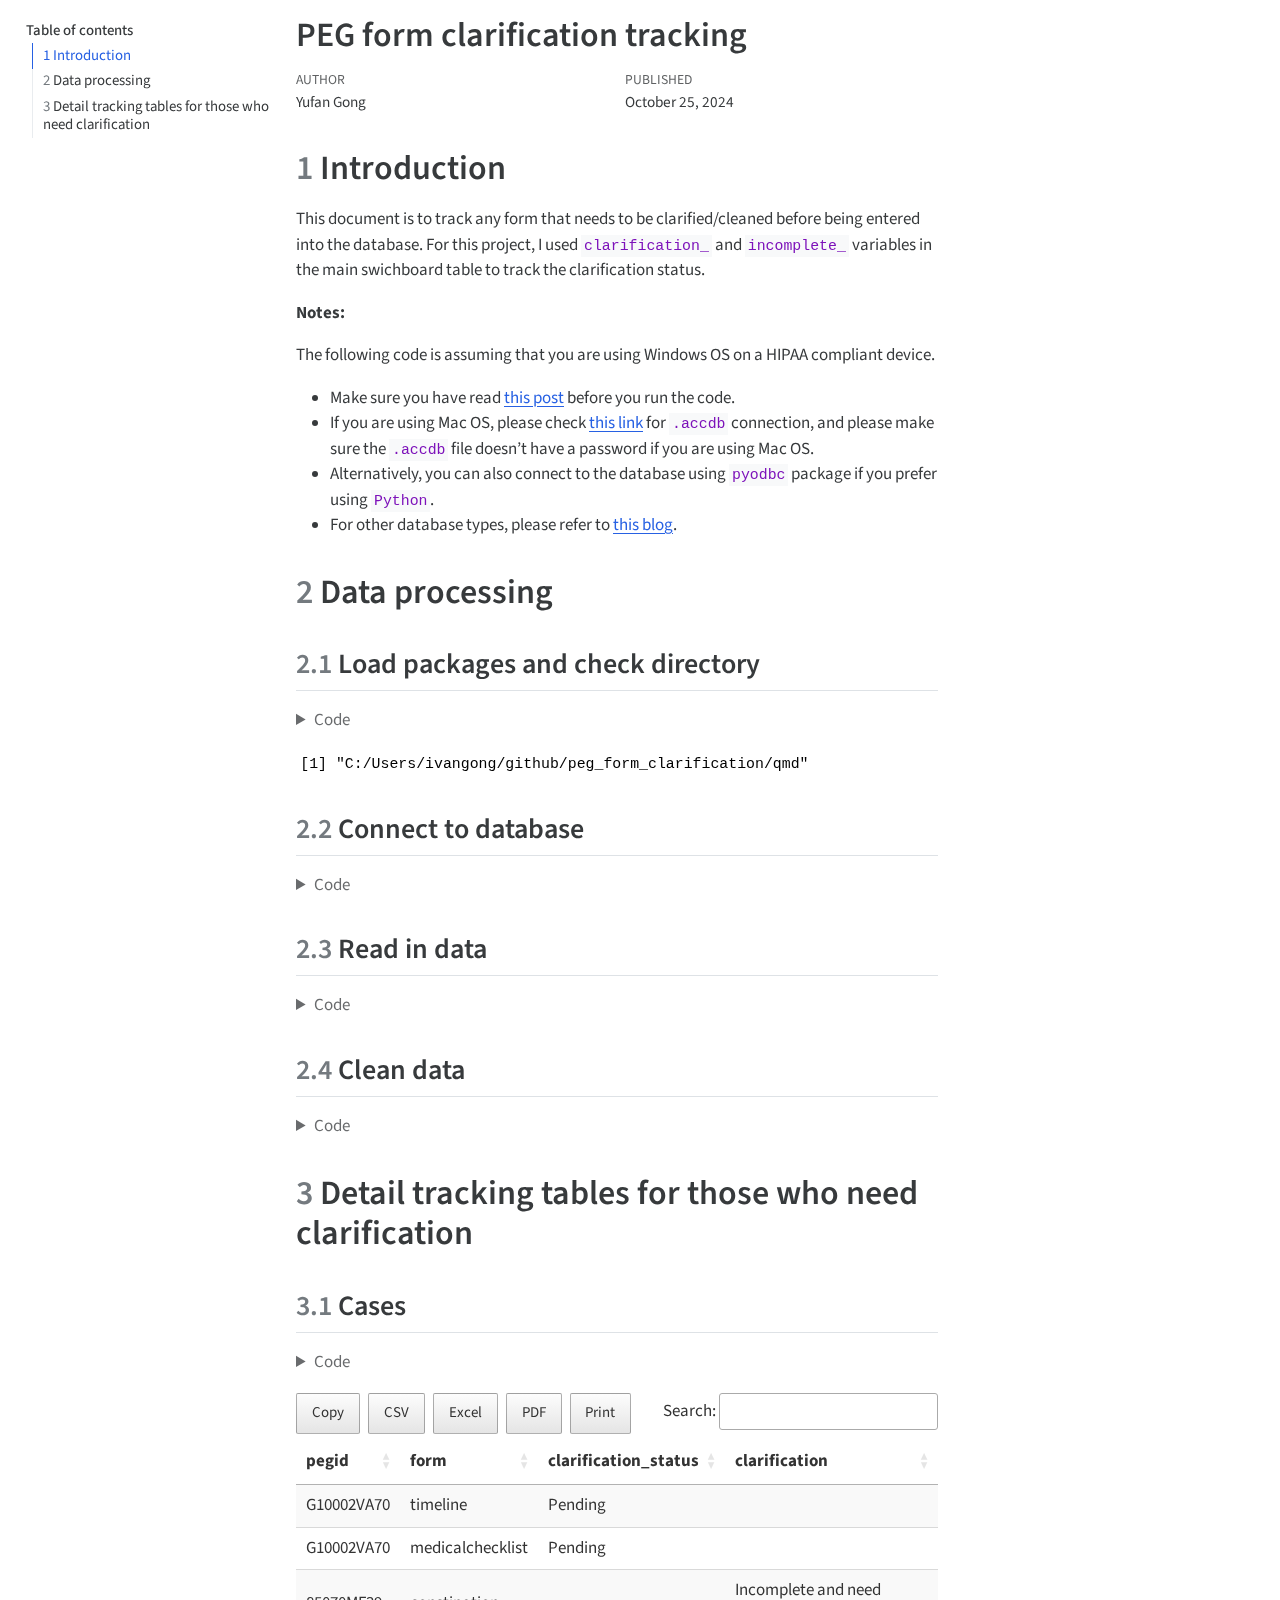
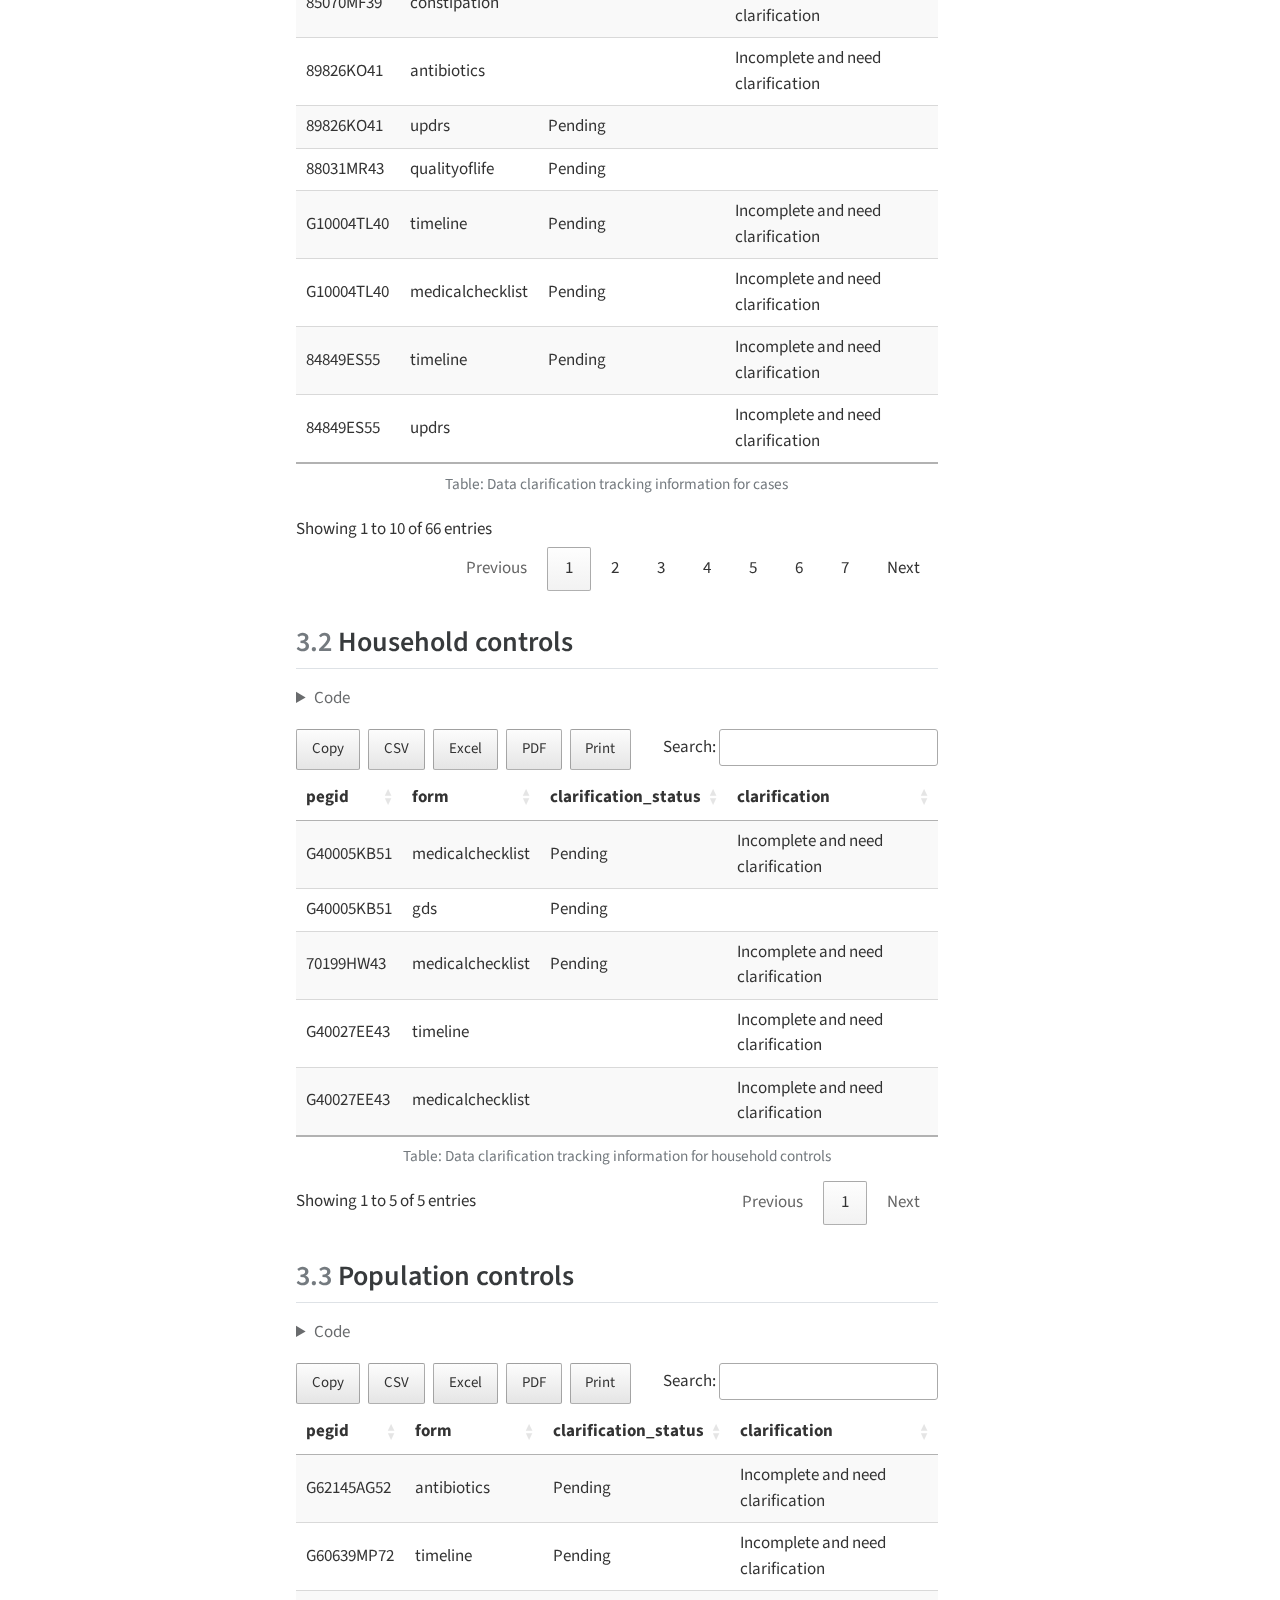
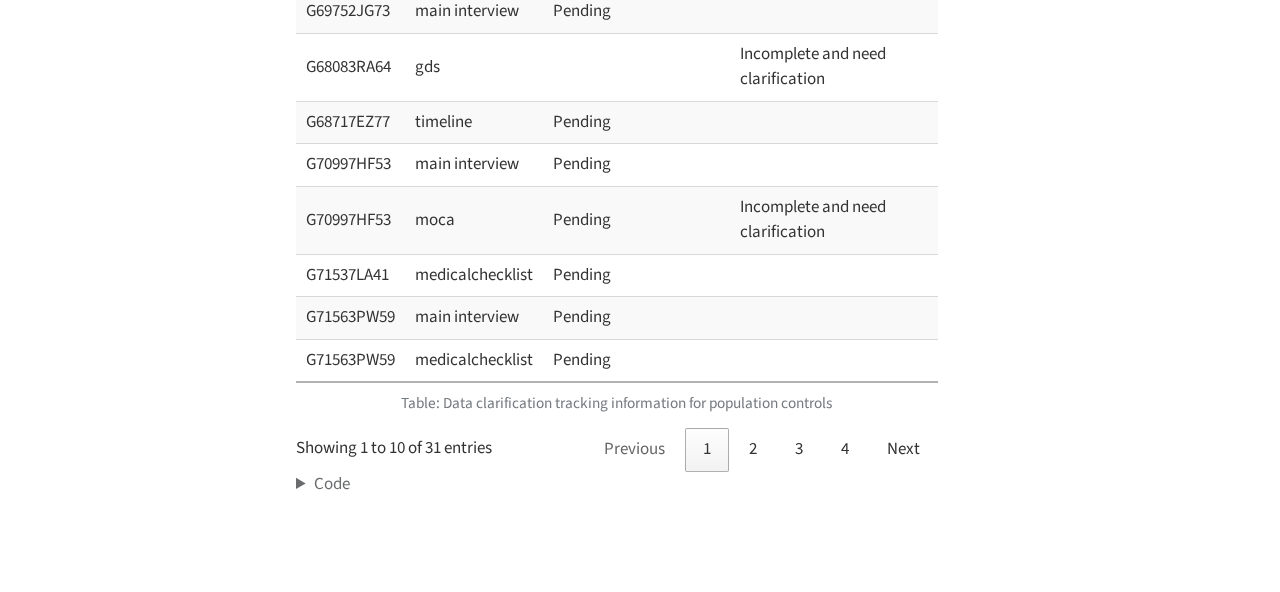
<file: posts/data_entry/documents/peg_form_clarification_tracking.html>
<!DOCTYPE html>
<html xmlns="http://www.w3.org/1999/xhtml" lang="en" xml:lang="en"><head>

<meta charset="utf-8">
<meta name="generator" content="quarto-1.5.57">

<meta name="viewport" content="width=device-width, initial-scale=1.0, user-scalable=yes">

<meta name="author" content="Yufan Gong">
<meta name="dcterms.date" content="2024-10-25">

<title>PEG form clarification tracking</title>
<style>
code{white-space: pre-wrap;}
span.smallcaps{font-variant: small-caps;}
div.columns{display: flex; gap: min(4vw, 1.5em);}
div.column{flex: auto; overflow-x: auto;}
div.hanging-indent{margin-left: 1.5em; text-indent: -1.5em;}
ul.task-list{list-style: none;}
ul.task-list li input[type="checkbox"] {
  width: 0.8em;
  margin: 0 0.8em 0.2em -1em; /* quarto-specific, see https://github.com/quarto-dev/quarto-cli/issues/4556 */ 
  vertical-align: middle;
}
/* CSS for syntax highlighting */
pre > code.sourceCode { white-space: pre; position: relative; }
pre > code.sourceCode > span { line-height: 1.25; }
pre > code.sourceCode > span:empty { height: 1.2em; }
.sourceCode { overflow: visible; }
code.sourceCode > span { color: inherit; text-decoration: inherit; }
div.sourceCode { margin: 1em 0; }
pre.sourceCode { margin: 0; }
@media screen {
div.sourceCode { overflow: auto; }
}
@media print {
pre > code.sourceCode { white-space: pre-wrap; }
pre > code.sourceCode > span { display: inline-block; text-indent: -5em; padding-left: 5em; }
}
pre.numberSource code
  { counter-reset: source-line 0; }
pre.numberSource code > span
  { position: relative; left: -4em; counter-increment: source-line; }
pre.numberSource code > span > a:first-child::before
  { content: counter(source-line);
    position: relative; left: -1em; text-align: right; vertical-align: baseline;
    border: none; display: inline-block;
    -webkit-touch-callout: none; -webkit-user-select: none;
    -khtml-user-select: none; -moz-user-select: none;
    -ms-user-select: none; user-select: none;
    padding: 0 4px; width: 4em;
  }
pre.numberSource { margin-left: 3em;  padding-left: 4px; }
div.sourceCode
  {   }
@media screen {
pre > code.sourceCode > span > a:first-child::before { text-decoration: underline; }
}
</style>


<script src="peg_form_clarification_tracking_files/libs/clipboard/clipboard.min.js"></script>
<script src="peg_form_clarification_tracking_files/libs/quarto-html/quarto.js"></script>
<script src="peg_form_clarification_tracking_files/libs/quarto-html/popper.min.js"></script>
<script src="peg_form_clarification_tracking_files/libs/quarto-html/tippy.umd.min.js"></script>
<script src="peg_form_clarification_tracking_files/libs/quarto-html/anchor.min.js"></script>
<link href="peg_form_clarification_tracking_files/libs/quarto-html/tippy.css" rel="stylesheet">
<link href="peg_form_clarification_tracking_files/libs/quarto-html/quarto-syntax-highlighting.css" rel="stylesheet" id="quarto-text-highlighting-styles">
<script src="peg_form_clarification_tracking_files/libs/bootstrap/bootstrap.min.js"></script>
<link href="peg_form_clarification_tracking_files/libs/bootstrap/bootstrap-icons.css" rel="stylesheet">
<link href="peg_form_clarification_tracking_files/libs/bootstrap/bootstrap.min.css" rel="stylesheet" id="quarto-bootstrap" data-mode="light">
<link href="peg_form_clarification_tracking_files/libs/htmltools-fill-0.5.8.1/fill.css" rel="stylesheet">

<script src="peg_form_clarification_tracking_files/libs/htmlwidgets-1.6.4/htmlwidgets.js"></script>

<link href="peg_form_clarification_tracking_files/libs/datatables-css-0.0.0/datatables-crosstalk.css" rel="stylesheet">

<script src="peg_form_clarification_tracking_files/libs/datatables-binding-0.33/datatables.js"></script>

<script src="peg_form_clarification_tracking_files/libs/jquery-3.6.0/jquery-3.6.0.min.js"></script>

<link href="peg_form_clarification_tracking_files/libs/dt-core-1.13.6/css/jquery.dataTables.min.css" rel="stylesheet">

<link href="peg_form_clarification_tracking_files/libs/dt-core-1.13.6/css/jquery.dataTables.extra.css" rel="stylesheet">

<script src="peg_form_clarification_tracking_files/libs/dt-core-1.13.6/js/jquery.dataTables.min.js"></script>

<script src="peg_form_clarification_tracking_files/libs/jszip-1.13.6/jszip.min.js"></script>

<script src="peg_form_clarification_tracking_files/libs/pdfmake-1.13.6/pdfmake.js"></script>

<script src="peg_form_clarification_tracking_files/libs/pdfmake-1.13.6/vfs_fonts.js"></script>

<link href="peg_form_clarification_tracking_files/libs/dt-ext-buttons-1.13.6/css/buttons.dataTables.min.css" rel="stylesheet">

<script src="peg_form_clarification_tracking_files/libs/dt-ext-buttons-1.13.6/js/dataTables.buttons.min.js"></script>

<script src="peg_form_clarification_tracking_files/libs/dt-ext-buttons-1.13.6/js/buttons.html5.min.js"></script>

<script src="peg_form_clarification_tracking_files/libs/dt-ext-buttons-1.13.6/js/buttons.colVis.min.js"></script>

<script src="peg_form_clarification_tracking_files/libs/dt-ext-buttons-1.13.6/js/buttons.print.min.js"></script>

<link href="peg_form_clarification_tracking_files/libs/crosstalk-1.2.1/css/crosstalk.min.css" rel="stylesheet">

<script src="peg_form_clarification_tracking_files/libs/crosstalk-1.2.1/js/crosstalk.min.js"></script>



</head>

<body>

<div id="quarto-content" class="page-columns page-rows-contents page-layout-article toc-left">
<div id="quarto-sidebar-toc-left" class="sidebar toc-left">
  <nav id="TOC" role="doc-toc" class="toc-active">
    <h2 id="toc-title">Table of contents</h2>
   
  <ul>
  <li><a href="#introduction" id="toc-introduction" class="nav-link active" data-scroll-target="#introduction"><span class="header-section-number">1</span> Introduction</a></li>
  <li><a href="#data-processing" id="toc-data-processing" class="nav-link" data-scroll-target="#data-processing"><span class="header-section-number">2</span> Data processing</a>
  <ul>
  <li><a href="#load-packages-and-check-directory" id="toc-load-packages-and-check-directory" class="nav-link" data-scroll-target="#load-packages-and-check-directory"><span class="header-section-number">2.1</span> Load packages and check directory</a></li>
  <li><a href="#connect-to-database" id="toc-connect-to-database" class="nav-link" data-scroll-target="#connect-to-database"><span class="header-section-number">2.2</span> Connect to database</a></li>
  <li><a href="#read-in-data" id="toc-read-in-data" class="nav-link" data-scroll-target="#read-in-data"><span class="header-section-number">2.3</span> Read in data</a></li>
  <li><a href="#clean-data" id="toc-clean-data" class="nav-link" data-scroll-target="#clean-data"><span class="header-section-number">2.4</span> Clean data</a></li>
  </ul></li>
  <li><a href="#detail-tracking-tables-for-those-who-need-clarification" id="toc-detail-tracking-tables-for-those-who-need-clarification" class="nav-link" data-scroll-target="#detail-tracking-tables-for-those-who-need-clarification"><span class="header-section-number">3</span> Detail tracking tables for those who need clarification</a>
  <ul>
  <li><a href="#cases" id="toc-cases" class="nav-link" data-scroll-target="#cases"><span class="header-section-number">3.1</span> Cases</a></li>
  <li><a href="#household-controls" id="toc-household-controls" class="nav-link" data-scroll-target="#household-controls"><span class="header-section-number">3.2</span> Household controls</a></li>
  <li><a href="#population-controls" id="toc-population-controls" class="nav-link" data-scroll-target="#population-controls"><span class="header-section-number">3.3</span> Population controls</a></li>
  </ul></li>
  </ul>
</nav>
</div>
<div id="quarto-margin-sidebar" class="sidebar margin-sidebar zindex-bottom">
</div>
<main class="content" id="quarto-document-content">

<header id="title-block-header" class="quarto-title-block default">
<div class="quarto-title">
<h1 class="title">PEG form clarification tracking</h1>
</div>



<div class="quarto-title-meta">

    <div>
    <div class="quarto-title-meta-heading">Author</div>
    <div class="quarto-title-meta-contents">
             <p>Yufan Gong </p>
          </div>
  </div>
    
    <div>
    <div class="quarto-title-meta-heading">Published</div>
    <div class="quarto-title-meta-contents">
      <p class="date">October 25, 2024</p>
    </div>
  </div>
  
    
  </div>
  


</header>


<section id="introduction" class="level1" data-number="1">
<h1 data-number="1"><span class="header-section-number">1</span> Introduction</h1>
<p>This document is to track any form that needs to be clarified/cleaned before being entered into the database. For this project, I used <code>clarification_</code> and <code>incomplete_</code> variables in the main swichboard table to track the clarification status.</p>
<p><strong>Notes:</strong></p>
<p>The following code is assuming that you are using Windows OS on a HIPAA compliant device.</p>
<ul>
<li>Make sure you have read <a href="https://rpubs.com/vermanica/SQL_finalProject_MicrosoftAccess">this post</a> before you run the code.</li>
<li>If you are using Mac OS, please check <a href="https://github.com/ethoinformatics/r-database-connections/blob/master/">this link</a> for <code>.accdb</code> connection, and please make sure the <code>.accdb</code> file doesn’t have a password if you are using Mac OS.</li>
<li>Alternatively, you can also connect to the database using <code>pyodbc</code> package if you prefer using <code>Python</code>.</li>
<li>For other database types, please refer to <a href="https://ryanpeek.org/2019-09-17-reading-databases-in-r/">this blog</a>.</li>
</ul>
</section>
<section id="data-processing" class="level1" data-number="2">
<h1 data-number="2"><span class="header-section-number">2</span> Data processing</h1>
<section id="load-packages-and-check-directory" class="level2" data-number="2.1">
<h2 data-number="2.1" class="anchored" data-anchor-id="load-packages-and-check-directory"><span class="header-section-number">2.1</span> Load packages and check directory</h2>
<div class="cell" data-layout-align="center">
<details class="code-fold">
<summary>Code</summary>
<div class="sourceCode cell-code" id="cb1"><pre class="sourceCode r code-with-copy"><code class="sourceCode r"><span id="cb1-1"><a href="#cb1-1" aria-hidden="true" tabindex="-1"></a><span class="co"># Load libraries ----------------------------------------------------------</span></span>
<span id="cb1-2"><a href="#cb1-2" aria-hidden="true" tabindex="-1"></a></span>
<span id="cb1-3"><a href="#cb1-3" aria-hidden="true" tabindex="-1"></a></span>
<span id="cb1-4"><a href="#cb1-4" aria-hidden="true" tabindex="-1"></a><span class="fu">library</span>(readxl)</span>
<span id="cb1-5"><a href="#cb1-5" aria-hidden="true" tabindex="-1"></a><span class="fu">library</span>(here)</span>
<span id="cb1-6"><a href="#cb1-6" aria-hidden="true" tabindex="-1"></a><span class="fu">library</span>(rlang)</span>
<span id="cb1-7"><a href="#cb1-7" aria-hidden="true" tabindex="-1"></a><span class="fu">library</span>(magrittr)</span>
<span id="cb1-8"><a href="#cb1-8" aria-hidden="true" tabindex="-1"></a><span class="fu">library</span>(arsenal)</span>
<span id="cb1-9"><a href="#cb1-9" aria-hidden="true" tabindex="-1"></a><span class="fu">library</span>(lubridate)</span>
<span id="cb1-10"><a href="#cb1-10" aria-hidden="true" tabindex="-1"></a><span class="fu">library</span>(RODBC)</span>
<span id="cb1-11"><a href="#cb1-11" aria-hidden="true" tabindex="-1"></a><span class="fu">library</span>(labelled)</span>
<span id="cb1-12"><a href="#cb1-12" aria-hidden="true" tabindex="-1"></a><span class="fu">library</span>(haven)</span>
<span id="cb1-13"><a href="#cb1-13" aria-hidden="true" tabindex="-1"></a><span class="fu">library</span>(glue)</span>
<span id="cb1-14"><a href="#cb1-14" aria-hidden="true" tabindex="-1"></a><span class="fu">library</span>(ggpubr)</span>
<span id="cb1-15"><a href="#cb1-15" aria-hidden="true" tabindex="-1"></a><span class="fu">library</span>(ggthemes)</span>
<span id="cb1-16"><a href="#cb1-16" aria-hidden="true" tabindex="-1"></a><span class="fu">library</span>(DT)</span>
<span id="cb1-17"><a href="#cb1-17" aria-hidden="true" tabindex="-1"></a><span class="fu">library</span>(tidyverse)</span>
<span id="cb1-18"><a href="#cb1-18" aria-hidden="true" tabindex="-1"></a></span>
<span id="cb1-19"><a href="#cb1-19" aria-hidden="true" tabindex="-1"></a></span>
<span id="cb1-20"><a href="#cb1-20" aria-hidden="true" tabindex="-1"></a><span class="st">`</span><span class="at">%notin%</span><span class="st">`</span> <span class="ot">&lt;-</span> <span class="fu">Negate</span>(<span class="st">`</span><span class="at">%in%</span><span class="st">`</span>)</span>
<span id="cb1-21"><a href="#cb1-21" aria-hidden="true" tabindex="-1"></a></span>
<span id="cb1-22"><a href="#cb1-22" aria-hidden="true" tabindex="-1"></a><span class="fu">getwd</span>()</span></code><button title="Copy to Clipboard" class="code-copy-button"><i class="bi"></i></button></pre></div>
</details>
<div class="cell-output cell-output-stdout">
<pre><code>[1] "C:/Users/ivangong/github/peg_form_clarification/qmd"</code></pre>
</div>
</div>
</section>
<section id="connect-to-database" class="level2" data-number="2.2">
<h2 data-number="2.2" class="anchored" data-anchor-id="connect-to-database"><span class="header-section-number">2.2</span> Connect to database</h2>
<div class="cell" data-layout-align="center">
<details class="code-fold">
<summary>Code</summary>
<div class="sourceCode cell-code" id="cb3"><pre class="sourceCode r code-with-copy"><code class="sourceCode r"><span id="cb3-1"><a href="#cb3-1" aria-hidden="true" tabindex="-1"></a><span class="co"># Connect to the database -------------------------------------------------</span></span>
<span id="cb3-2"><a href="#cb3-2" aria-hidden="true" tabindex="-1"></a></span>
<span id="cb3-3"><a href="#cb3-3" aria-hidden="true" tabindex="-1"></a></span>
<span id="cb3-4"><a href="#cb3-4" aria-hidden="true" tabindex="-1"></a><span class="fu">list</span>(<span class="st">"case_contact_manager"</span>, <span class="st">"case_entry1"</span>, </span>
<span id="cb3-5"><a href="#cb3-5" aria-hidden="true" tabindex="-1"></a>     <span class="st">"hhctrl_contact_manager"</span>, <span class="st">"hhctrl_entry1"</span>, </span>
<span id="cb3-6"><a href="#cb3-6" aria-hidden="true" tabindex="-1"></a>     <span class="st">"popctrl_contact_manager"</span>, <span class="st">"popctrl_entry1"</span>) <span class="sc">%&gt;%</span> </span>
<span id="cb3-7"><a href="#cb3-7" aria-hidden="true" tabindex="-1"></a>  <span class="fu">map</span>(<span class="cf">function</span>(data){</span>
<span id="cb3-8"><a href="#cb3-8" aria-hidden="true" tabindex="-1"></a>    <span class="fu">odbcConnect</span>(<span class="at">dsn =</span> data, <span class="at">pwd =</span> <span class="st">"PD_08"</span>)</span>
<span id="cb3-9"><a href="#cb3-9" aria-hidden="true" tabindex="-1"></a>  }) <span class="sc">%&gt;%</span> </span>
<span id="cb3-10"><a href="#cb3-10" aria-hidden="true" tabindex="-1"></a>  <span class="fu">set_names</span>(<span class="st">"channel_peg3case_cm"</span>, <span class="st">"channel_peg3case_e1"</span>,</span>
<span id="cb3-11"><a href="#cb3-11" aria-hidden="true" tabindex="-1"></a>            <span class="st">"channel_peg3hhctrl_cm"</span>, <span class="st">"channel_peg3hhctrl_e1"</span>,</span>
<span id="cb3-12"><a href="#cb3-12" aria-hidden="true" tabindex="-1"></a>            <span class="st">"channel_peg3popctrl_cm"</span>, <span class="st">"channel_peg3popctrl_e1"</span>) <span class="sc">%&gt;%</span> </span>
<span id="cb3-13"><a href="#cb3-13" aria-hidden="true" tabindex="-1"></a>  <span class="fu">list2env</span>(.GlobalEnv) <span class="sc">%&gt;%</span> </span>
<span id="cb3-14"><a href="#cb3-14" aria-hidden="true" tabindex="-1"></a>  <span class="fu">invisible</span>()</span></code><button title="Copy to Clipboard" class="code-copy-button"><i class="bi"></i></button></pre></div>
</details>
</div>
</section>
<section id="read-in-data" class="level2" data-number="2.3">
<h2 data-number="2.3" class="anchored" data-anchor-id="read-in-data"><span class="header-section-number">2.3</span> Read in data</h2>
<div class="cell" data-layout-align="center">
<details class="code-fold">
<summary>Code</summary>
<div class="sourceCode cell-code" id="cb4"><pre class="sourceCode r code-with-copy"><code class="sourceCode r"><span id="cb4-1"><a href="#cb4-1" aria-hidden="true" tabindex="-1"></a><span class="co">#grab tbls interested</span></span>
<span id="cb4-2"><a href="#cb4-2" aria-hidden="true" tabindex="-1"></a></span>
<span id="cb4-3"><a href="#cb4-3" aria-hidden="true" tabindex="-1"></a>tbl_drop_e1 <span class="ot">&lt;-</span> <span class="fu">c</span>(<span class="fu">glue</span>(<span class="st">"(?i)main_part_{letters[2:9]}"</span>), <span class="st">"part_e_2"</span>, <span class="st">"part_f2"</span>,</span>
<span id="cb4-4"><a href="#cb4-4" aria-hidden="true" tabindex="-1"></a>              <span class="st">"tbllist"</span>, <span class="st">"list_"</span>, <span class="st">"list -"</span>, <span class="st">"DSQlogin"</span>, <span class="st">"backup"</span>,</span>
<span id="cb4-5"><a href="#cb4-5" aria-hidden="true" tabindex="-1"></a>              <span class="st">"scopa"</span>, <span class="st">"5min"</span>, <span class="st">"_old"</span>, <span class="st">"navigation"</span>, <span class="st">"meddx"</span>, <span class="st">"medm"</span>, <span class="st">"medw"</span>,</span>
<span id="cb4-6"><a href="#cb4-6" aria-hidden="true" tabindex="-1"></a>              <span class="st">"medo"</span>, <span class="st">"supplement"</span>, <span class="st">"test"</span>, <span class="st">"sub"</span>, <span class="st">"antibiotics_1"</span>, </span>
<span id="cb4-7"><a href="#cb4-7" aria-hidden="true" tabindex="-1"></a>              <span class="st">"antibiotics_2"</span>, <span class="st">"mini mental"</span>, <span class="st">"pd_screening"</span>)</span>
<span id="cb4-8"><a href="#cb4-8" aria-hidden="true" tabindex="-1"></a></span>
<span id="cb4-9"><a href="#cb4-9" aria-hidden="true" tabindex="-1"></a><span class="fu">list</span>(channel_peg3case_e1, channel_peg3hhctrl_e1, channel_peg3popctrl_e1) <span class="sc">%&gt;%</span> </span>
<span id="cb4-10"><a href="#cb4-10" aria-hidden="true" tabindex="-1"></a>  <span class="fu">map</span>(<span class="cf">function</span>(channel){</span>
<span id="cb4-11"><a href="#cb4-11" aria-hidden="true" tabindex="-1"></a>    <span class="fu">sqlTables</span>(channel)<span class="sc">$</span>TABLE_NAME <span class="sc">%&gt;%</span> </span>
<span id="cb4-12"><a href="#cb4-12" aria-hidden="true" tabindex="-1"></a>      <span class="fu">grep</span>(<span class="st">"switch"</span>, <span class="at">x=</span>., </span>
<span id="cb4-13"><a href="#cb4-13" aria-hidden="true" tabindex="-1"></a>           <span class="at">value =</span> <span class="cn">TRUE</span>, <span class="at">ignore.case =</span> <span class="cn">TRUE</span>) <span class="sc">%&gt;%</span> </span>
<span id="cb4-14"><a href="#cb4-14" aria-hidden="true" tabindex="-1"></a>      <span class="fu">discard</span>(<span class="sc">~</span><span class="fu">str_detect</span>(.x, <span class="fu">paste</span>(tbl_drop_e1, <span class="at">collapse =</span> <span class="st">"|(?i)"</span>)))</span>
<span id="cb4-15"><a href="#cb4-15" aria-hidden="true" tabindex="-1"></a>  }) <span class="sc">%&gt;%</span> </span>
<span id="cb4-16"><a href="#cb4-16" aria-hidden="true" tabindex="-1"></a>  <span class="fu">set_names</span>(<span class="st">"list_tbl_case_e1"</span>, <span class="st">"list_tbl_hhctrl_e1"</span>,</span>
<span id="cb4-17"><a href="#cb4-17" aria-hidden="true" tabindex="-1"></a>            <span class="st">"list_tbl_popctrl_e1"</span>) <span class="sc">%&gt;%</span> </span>
<span id="cb4-18"><a href="#cb4-18" aria-hidden="true" tabindex="-1"></a>  <span class="fu">list2env</span>(.GlobalEnv) <span class="sc">%&gt;%</span> </span>
<span id="cb4-19"><a href="#cb4-19" aria-hidden="true" tabindex="-1"></a>  <span class="fu">invisible</span>()</span>
<span id="cb4-20"><a href="#cb4-20" aria-hidden="true" tabindex="-1"></a></span>
<span id="cb4-21"><a href="#cb4-21" aria-hidden="true" tabindex="-1"></a><span class="fu">list</span>(channel_peg3case_cm, channel_peg3hhctrl_cm, channel_peg3popctrl_cm) <span class="sc">%&gt;%</span> </span>
<span id="cb4-22"><a href="#cb4-22" aria-hidden="true" tabindex="-1"></a>  <span class="fu">map</span>(<span class="cf">function</span>(channel){</span>
<span id="cb4-23"><a href="#cb4-23" aria-hidden="true" tabindex="-1"></a>    <span class="fu">sqlTables</span>(channel)<span class="sc">$</span>TABLE_NAME <span class="sc">%&gt;%</span> </span>
<span id="cb4-24"><a href="#cb4-24" aria-hidden="true" tabindex="-1"></a>      <span class="fu">grep</span>(<span class="st">"patientdetail|ctrldetail|checkra|screening|recruitment|demo|visit2"</span>, <span class="at">x =</span> ., </span>
<span id="cb4-25"><a href="#cb4-25" aria-hidden="true" tabindex="-1"></a>           <span class="at">value =</span> <span class="cn">TRUE</span>, <span class="at">ignore.case =</span> <span class="cn">TRUE</span>) <span class="sc">%&gt;%</span> </span>
<span id="cb4-26"><a href="#cb4-26" aria-hidden="true" tabindex="-1"></a>      <span class="fu">discard</span>(<span class="sc">~</span><span class="fu">str_detect</span>(</span>
<span id="cb4-27"><a href="#cb4-27" aria-hidden="true" tabindex="-1"></a>        .x, <span class="st">"(?i)copy|checkra2|tbllist|stool|_0|sample|old|tracking|test|diff|patients_cpdr"</span>))</span>
<span id="cb4-28"><a href="#cb4-28" aria-hidden="true" tabindex="-1"></a>  }) <span class="sc">%&gt;%</span> </span>
<span id="cb4-29"><a href="#cb4-29" aria-hidden="true" tabindex="-1"></a>  <span class="fu">set_names</span>(<span class="st">"list_tbl_case_cm"</span>, <span class="st">"list_tbl_hhctrl_cm"</span>,</span>
<span id="cb4-30"><a href="#cb4-30" aria-hidden="true" tabindex="-1"></a>            <span class="st">"list_tbl_popctrl_cm"</span>) <span class="sc">%&gt;%</span> </span>
<span id="cb4-31"><a href="#cb4-31" aria-hidden="true" tabindex="-1"></a>  <span class="fu">list2env</span>(.GlobalEnv) <span class="sc">%&gt;%</span> </span>
<span id="cb4-32"><a href="#cb4-32" aria-hidden="true" tabindex="-1"></a>  <span class="fu">invisible</span>()</span>
<span id="cb4-33"><a href="#cb4-33" aria-hidden="true" tabindex="-1"></a></span>
<span id="cb4-34"><a href="#cb4-34" aria-hidden="true" tabindex="-1"></a></span>
<span id="cb4-35"><a href="#cb4-35" aria-hidden="true" tabindex="-1"></a><span class="co">#read in all tbls in the database and do basic cleaning</span></span>
<span id="cb4-36"><a href="#cb4-36" aria-hidden="true" tabindex="-1"></a></span>
<span id="cb4-37"><a href="#cb4-37" aria-hidden="true" tabindex="-1"></a>var_keep <span class="ot">&lt;-</span> <span class="fu">c</span>(<span class="st">"pegid"</span>, <span class="st">"mailid"</span>, <span class="st">"interviewer"</span>, </span>
<span id="cb4-38"><a href="#cb4-38" aria-hidden="true" tabindex="-1"></a>              <span class="st">"mail_status"</span>, <span class="st">"mailstatus"</span>, <span class="st">"consent_date"</span>, <span class="st">"clarification"</span>, </span>
<span id="cb4-39"><a href="#cb4-39" aria-hidden="true" tabindex="-1"></a>              <span class="st">"incomplete"</span>, </span>
<span id="cb4-40"><a href="#cb4-40" aria-hidden="true" tabindex="-1"></a>              <span class="st">"enroll_date"</span>, <span class="st">"screeningstatus"</span>, <span class="st">"finalstatus"</span>,</span>
<span id="cb4-41"><a href="#cb4-41" aria-hidden="true" tabindex="-1"></a>              <span class="st">"parkinsondisease"</span>, <span class="st">"msastatus"</span>, <span class="st">"peg3status1"</span>, <span class="st">"ra_consent"</span>, </span>
<span id="cb4-42"><a href="#cb4-42" aria-hidden="true" tabindex="-1"></a>              <span class="st">"RA_MainLifeHistoryQuestion"</span>, <span class="st">"RA_MoCA_status"</span>, <span class="st">"RA_PDMedNo"</span>,</span>
<span id="cb4-43"><a href="#cb4-43" aria-hidden="true" tabindex="-1"></a>              <span class="st">"RA_PDMedLastDose"</span>, <span class="st">"sex"</span>,</span>
<span id="cb4-44"><a href="#cb4-44" aria-hidden="true" tabindex="-1"></a>              <span class="st">"RA_PDMedCheck_status"</span>, <span class="st">"RA_MedicalCheck_status"</span>,</span>
<span id="cb4-45"><a href="#cb4-45" aria-hidden="true" tabindex="-1"></a>              <span class="st">"RA_GDS_status"</span>, <span class="st">"RA_QualityofLife_status"</span>, <span class="st">"RA_Timeline_status"</span>,</span>
<span id="cb4-46"><a href="#cb4-46" aria-hidden="true" tabindex="-1"></a>              <span class="st">"RA_PatientQuestion_status"</span>, <span class="st">"RA_Constipation_status"</span>, </span>
<span id="cb4-47"><a href="#cb4-47" aria-hidden="true" tabindex="-1"></a>              <span class="st">"RA_Bristol_status"</span>, <span class="st">"RA_Antibiotics_status"</span>, <span class="st">"RA_Diet_status"</span>,</span>
<span id="cb4-48"><a href="#cb4-48" aria-hidden="true" tabindex="-1"></a>              <span class="st">"RA_Zarit_status"</span>, <span class="st">"RA_Blood"</span>, <span class="st">"RA_Stool"</span>, <span class="st">"IncidentID_Index"</span>,</span>
<span id="cb4-49"><a href="#cb4-49" aria-hidden="true" tabindex="-1"></a>              <span class="st">"bloodstatus"</span>, <span class="st">"stoolstatus"</span>, <span class="st">"phys_apptdate_status"</span>, <span class="st">"a3"</span>)</span>
<span id="cb4-50"><a href="#cb4-50" aria-hidden="true" tabindex="-1"></a>var_drop <span class="ot">&lt;-</span> <span class="fu">c</span>(<span class="st">"collected1"</span>, <span class="st">"date1"</span>, <span class="st">"initials1"</span>, <span class="st">"pdmsastatus"</span>, </span>
<span id="cb4-51"><a href="#cb4-51" aria-hidden="true" tabindex="-1"></a>              <span class="st">"entered"</span>, <span class="st">"entry"</span>, <span class="st">"enter"</span>, <span class="st">"collect"</span>, <span class="st">"clarification_date"</span>,</span>
<span id="cb4-52"><a href="#cb4-52" aria-hidden="true" tabindex="-1"></a>              <span class="st">"initial"</span>, <span class="st">"inputby"</span>, <span class="st">"1_date"</span>, <span class="st">"1_initial"</span>,</span>
<span id="cb4-53"><a href="#cb4-53" aria-hidden="true" tabindex="-1"></a>              <span class="st">"bloodcenter"</span>, <span class="st">"abletoenter"</span>, <span class="st">"wgs"</span>, <span class="st">"sleep_enter"</span>, </span>
<span id="cb4-54"><a href="#cb4-54" aria-hidden="true" tabindex="-1"></a>              <span class="st">"cleaned_data"</span>, <span class="st">"sleep_collected_date"</span>, <span class="st">"hscore_collected_date"</span>,</span>
<span id="cb4-55"><a href="#cb4-55" aria-hidden="true" tabindex="-1"></a>              <span class="st">"phys_apptdate_status2"</span>, <span class="st">"mainlifehistoryquestion_date"</span>, </span>
<span id="cb4-56"><a href="#cb4-56" aria-hidden="true" tabindex="-1"></a>              <span class="st">"lastdose_"</span>, <span class="st">"blooddate"</span>, <span class="st">"bloodno"</span>, <span class="st">"stooldate"</span>, <span class="st">"stoolno"</span>,</span>
<span id="cb4-57"><a href="#cb4-57" aria-hidden="true" tabindex="-1"></a>              <span class="st">"mail_status_date"</span>, <span class="st">"returned"</span>, <span class="st">"refused"</span>, <span class="st">"interested"</span>, <span class="st">"reply"</span>,</span>
<span id="cb4-58"><a href="#cb4-58" aria-hidden="true" tabindex="-1"></a>              <span class="st">"reason"</span>, <span class="st">"mailstatus1date"</span>, <span class="st">"mailstatus2date"</span>, <span class="st">"mailstatus3date"</span>)</span>
<span id="cb4-59"><a href="#cb4-59" aria-hidden="true" tabindex="-1"></a><span class="co"># entryinitial_todetect &lt;- c("entered_initial", "enteredby", "entry_initial")</span></span>
<span id="cb4-60"><a href="#cb4-60" aria-hidden="true" tabindex="-1"></a><span class="co"># entrydate_todetect &lt;- c("entered_date", "date_entered", "entry_date")</span></span>
<span id="cb4-61"><a href="#cb4-61" aria-hidden="true" tabindex="-1"></a><span class="co"># collectdate_todetect &lt;- c("collected_date", "date_collected", "collect_date", </span></span>
<span id="cb4-62"><a href="#cb4-62" aria-hidden="true" tabindex="-1"></a><span class="co">#                           "bs_check_date")</span></span>
<span id="cb4-63"><a href="#cb4-63" aria-hidden="true" tabindex="-1"></a></span>
<span id="cb4-64"><a href="#cb4-64" aria-hidden="true" tabindex="-1"></a></span>
<span id="cb4-65"><a href="#cb4-65" aria-hidden="true" tabindex="-1"></a><span class="fu">list</span>(</span>
<span id="cb4-66"><a href="#cb4-66" aria-hidden="true" tabindex="-1"></a>  <span class="fu">list</span>(list_tbl_case_e1, list_tbl_hhctrl_e1, list_tbl_popctrl_e1, </span>
<span id="cb4-67"><a href="#cb4-67" aria-hidden="true" tabindex="-1"></a>       list_tbl_case_cm, list_tbl_hhctrl_cm, list_tbl_popctrl_cm),</span>
<span id="cb4-68"><a href="#cb4-68" aria-hidden="true" tabindex="-1"></a>  <span class="fu">list</span>(channel_peg3case_e1, channel_peg3hhctrl_e1, channel_peg3popctrl_e1,</span>
<span id="cb4-69"><a href="#cb4-69" aria-hidden="true" tabindex="-1"></a>       channel_peg3case_cm, channel_peg3hhctrl_cm, channel_peg3popctrl_cm),</span>
<span id="cb4-70"><a href="#cb4-70" aria-hidden="true" tabindex="-1"></a>  <span class="fu">list</span>(<span class="st">"case_e1"</span>, <span class="st">"hhctrl_e1"</span>, <span class="st">"popctrl_e1"</span>,</span>
<span id="cb4-71"><a href="#cb4-71" aria-hidden="true" tabindex="-1"></a>       <span class="st">"case_cm"</span>, <span class="st">"hhctrl_cm"</span>, <span class="st">"popctrl_cm"</span>)</span>
<span id="cb4-72"><a href="#cb4-72" aria-hidden="true" tabindex="-1"></a>) <span class="sc">%&gt;%</span> </span>
<span id="cb4-73"><a href="#cb4-73" aria-hidden="true" tabindex="-1"></a>  <span class="fu">pmap</span>(<span class="cf">function</span>(data1, data2, data3){</span>
<span id="cb4-74"><a href="#cb4-74" aria-hidden="true" tabindex="-1"></a>    data1 <span class="sc">%&gt;%</span> </span>
<span id="cb4-75"><a href="#cb4-75" aria-hidden="true" tabindex="-1"></a>      <span class="fu">map</span>(<span class="cf">function</span>(data){</span>
<span id="cb4-76"><a href="#cb4-76" aria-hidden="true" tabindex="-1"></a>        <span class="fu">sqlQuery</span>(data2,</span>
<span id="cb4-77"><a href="#cb4-77" aria-hidden="true" tabindex="-1"></a>                 glue<span class="sc">::</span><span class="fu">glue</span>(<span class="st">"select * from [{data}];"</span>)) <span class="sc">%&gt;%</span> </span>
<span id="cb4-78"><a href="#cb4-78" aria-hidden="true" tabindex="-1"></a>          <span class="fu">as_tibble</span>() <span class="sc">%&gt;%</span> </span>
<span id="cb4-79"><a href="#cb4-79" aria-hidden="true" tabindex="-1"></a>          <span class="fu">select</span>(<span class="sc">-</span><span class="fu">matches</span>(<span class="fu">paste</span>(var_drop, <span class="at">sep =</span> <span class="st">"|"</span>),</span>
<span id="cb4-80"><a href="#cb4-80" aria-hidden="true" tabindex="-1"></a>                          <span class="at">ignore.case =</span> <span class="cn">TRUE</span>)) <span class="sc">%&gt;%</span></span>
<span id="cb4-81"><a href="#cb4-81" aria-hidden="true" tabindex="-1"></a>          <span class="fu">select</span>(<span class="fu">matches</span>(<span class="fu">paste</span>(var_keep, <span class="at">sep =</span> <span class="st">"|"</span>),</span>
<span id="cb4-82"><a href="#cb4-82" aria-hidden="true" tabindex="-1"></a>                         <span class="at">ignore.case =</span> <span class="cn">TRUE</span>)) <span class="sc">%&gt;%</span></span>
<span id="cb4-83"><a href="#cb4-83" aria-hidden="true" tabindex="-1"></a>          <span class="co"># modify_at(vars(contains("date")), ymd) %&gt;% </span></span>
<span id="cb4-84"><a href="#cb4-84" aria-hidden="true" tabindex="-1"></a>          <span class="fu">mutate_at</span>(<span class="fu">vars</span>(<span class="fu">matches</span>(<span class="st">"date"</span>, <span class="at">ignore.case =</span> <span class="cn">TRUE</span>)), as.character) <span class="sc">%&gt;%</span></span>
<span id="cb4-85"><a href="#cb4-85" aria-hidden="true" tabindex="-1"></a>          <span class="co">#rename(pegid = PEGID) %&gt;%</span></span>
<span id="cb4-86"><a href="#cb4-86" aria-hidden="true" tabindex="-1"></a>          <span class="fu">rename_all</span>(str_to_lower) <span class="sc">%&gt;%</span> </span>
<span id="cb4-87"><a href="#cb4-87" aria-hidden="true" tabindex="-1"></a>          <span class="co"># rename_with(~replace(.x, str_detect(.x, </span></span>
<span id="cb4-88"><a href="#cb4-88" aria-hidden="true" tabindex="-1"></a>          <span class="co">#                                     paste(entryinitial_todetect, </span></span>
<span id="cb4-89"><a href="#cb4-89" aria-hidden="true" tabindex="-1"></a>          <span class="co">#                                           collapse = "(?i)|")), </span></span>
<span id="cb4-90"><a href="#cb4-90" aria-hidden="true" tabindex="-1"></a>          <span class="co">#                      "entry_initial"), </span></span>
<span id="cb4-91"><a href="#cb4-91" aria-hidden="true" tabindex="-1"></a>          <span class="co">#             contains(entryinitial_todetect)) %&gt;%</span></span>
<span id="cb4-92"><a href="#cb4-92" aria-hidden="true" tabindex="-1"></a>          <span class="co"># rename_with(~replace(.x, str_detect(.x, </span></span>
<span id="cb4-93"><a href="#cb4-93" aria-hidden="true" tabindex="-1"></a>          <span class="co">#                                     paste(entrydate_todetect, </span></span>
<span id="cb4-94"><a href="#cb4-94" aria-hidden="true" tabindex="-1"></a>          <span class="co">#                                           collapse = "(?i)|")), </span></span>
<span id="cb4-95"><a href="#cb4-95" aria-hidden="true" tabindex="-1"></a>          <span class="co">#                      "entry_date"), </span></span>
<span id="cb4-96"><a href="#cb4-96" aria-hidden="true" tabindex="-1"></a>          <span class="co">#             contains(entrydate_todetect)) %&gt;%</span></span>
<span id="cb4-97"><a href="#cb4-97" aria-hidden="true" tabindex="-1"></a>          <span class="co"># rename_with(~replace(.x, str_detect(.x, </span></span>
<span id="cb4-98"><a href="#cb4-98" aria-hidden="true" tabindex="-1"></a>          <span class="co">#                                     paste(collectdate_todetect, </span></span>
<span id="cb4-99"><a href="#cb4-99" aria-hidden="true" tabindex="-1"></a>          <span class="co">#                                           collapse = "(?i)|")), </span></span>
<span id="cb4-100"><a href="#cb4-100" aria-hidden="true" tabindex="-1"></a>          <span class="co">#                      "collect_date"), </span></span>
<span id="cb4-101"><a href="#cb4-101" aria-hidden="true" tabindex="-1"></a>          <span class="co">#             contains(collectdate_todetect)) %&gt;%</span></span>
<span id="cb4-102"><a href="#cb4-102" aria-hidden="true" tabindex="-1"></a>          <span class="fu">rename_with</span>(<span class="sc">~</span><span class="fu">replace</span>(.x, <span class="fu">str_detect</span>(.x, <span class="st">"(?i)mainlifehistory"</span>), </span>
<span id="cb4-103"><a href="#cb4-103" aria-hidden="true" tabindex="-1"></a>                               <span class="st">"ra_mainlifehistory_status"</span>), </span>
<span id="cb4-104"><a href="#cb4-104" aria-hidden="true" tabindex="-1"></a>                      <span class="fu">contains</span>(<span class="st">"mainlifehistory"</span>)) <span class="sc">%&gt;%</span></span>
<span id="cb4-105"><a href="#cb4-105" aria-hidden="true" tabindex="-1"></a>          <span class="fu">rename_with</span>(<span class="sc">~</span><span class="fu">replace</span>(.x, <span class="fu">str_detect</span>(.x, <span class="st">"(?i)pdmedno"</span>), </span>
<span id="cb4-106"><a href="#cb4-106" aria-hidden="true" tabindex="-1"></a>                               <span class="st">"ra_pdmedno_status"</span>), </span>
<span id="cb4-107"><a href="#cb4-107" aria-hidden="true" tabindex="-1"></a>                      <span class="fu">contains</span>(<span class="st">"pdmedno"</span>)) <span class="sc">%&gt;%</span></span>
<span id="cb4-108"><a href="#cb4-108" aria-hidden="true" tabindex="-1"></a>          <span class="fu">rename_with</span>(<span class="sc">~</span><span class="fu">replace</span>(.x, <span class="fu">str_detect</span>(.x, <span class="st">"(?i)pdmedlastdose"</span>), </span>
<span id="cb4-109"><a href="#cb4-109" aria-hidden="true" tabindex="-1"></a>                               <span class="st">"ra_pdmedlastdose_status"</span>), </span>
<span id="cb4-110"><a href="#cb4-110" aria-hidden="true" tabindex="-1"></a>                      <span class="fu">contains</span>(<span class="st">"pdmedlastdose"</span>)) <span class="sc">%&gt;%</span></span>
<span id="cb4-111"><a href="#cb4-111" aria-hidden="true" tabindex="-1"></a>          <span class="fu">mutate_at</span>(<span class="fu">vars</span>(<span class="fu">starts_with</span>(<span class="st">"ra_"</span>)), as.character) <span class="sc">%&gt;%</span></span>
<span id="cb4-112"><a href="#cb4-112" aria-hidden="true" tabindex="-1"></a>          <span class="co"># mutate_if(is.character, ~ str_remove_all(.x," ")) %&gt;%</span></span>
<span id="cb4-113"><a href="#cb4-113" aria-hidden="true" tabindex="-1"></a>          <span class="co"># mutate_if(is.character, toupper) %&gt;% </span></span>
<span id="cb4-114"><a href="#cb4-114" aria-hidden="true" tabindex="-1"></a>          <span class="fu">mutate_if</span>(is.character, <span class="sc">~</span> <span class="fu">replace</span>(.x, .x <span class="sc">%in%</span> <span class="fu">list</span>(<span class="st">""</span>), <span class="cn">NA</span>)) <span class="sc">%&gt;%</span> </span>
<span id="cb4-115"><a href="#cb4-115" aria-hidden="true" tabindex="-1"></a>          <span class="fu">mutate_at</span>(<span class="fu">vars</span>(<span class="fu">starts_with</span>(<span class="st">"ra_"</span>)), <span class="sc">~</span> <span class="fu">case_when</span>(. <span class="sc">==</span> <span class="st">"0"</span> <span class="sc">~</span> <span class="cn">NA</span>,</span>
<span id="cb4-116"><a href="#cb4-116" aria-hidden="true" tabindex="-1"></a>                                . <span class="sc">==</span> <span class="st">"1"</span> <span class="sc">~</span> <span class="st">"Completed"</span>,</span>
<span id="cb4-117"><a href="#cb4-117" aria-hidden="true" tabindex="-1"></a>                                <span class="cn">TRUE</span> <span class="sc">~</span> <span class="fu">as.character</span>(.))) <span class="sc">%&gt;%</span> </span>
<span id="cb4-118"><a href="#cb4-118" aria-hidden="true" tabindex="-1"></a>          <span class="co"># filter(pegid %notin% c("G00001SA", "G00001SB", "G00001SC", </span></span>
<span id="cb4-119"><a href="#cb4-119" aria-hidden="true" tabindex="-1"></a>          <span class="co">#                        "1XXXXXXXX", "G10000SW", "G10007SW",</span></span>
<span id="cb4-120"><a href="#cb4-120" aria-hidden="true" tabindex="-1"></a>          <span class="co">#                        "g10051LL70", "G20381DD32",</span></span>
<span id="cb4-121"><a href="#cb4-121" aria-hidden="true" tabindex="-1"></a>          <span class="co">#                        "777", "456", "123")) %&gt;% </span></span>
<span id="cb4-122"><a href="#cb4-122" aria-hidden="true" tabindex="-1"></a>          <span class="co"># filter(str_length(pegid) &gt; 3) %&gt;%</span></span>
<span id="cb4-123"><a href="#cb4-123" aria-hidden="true" tabindex="-1"></a>          <span class="fu">distinct</span>()</span>
<span id="cb4-124"><a href="#cb4-124" aria-hidden="true" tabindex="-1"></a>      }) <span class="sc">%&gt;%</span></span>
<span id="cb4-125"><a href="#cb4-125" aria-hidden="true" tabindex="-1"></a>      <span class="fu">set_names</span>(<span class="fu">paste</span>(data1, data3, <span class="at">sep =</span> <span class="st">"_"</span>)) <span class="sc">%&gt;%</span> </span>
<span id="cb4-126"><a href="#cb4-126" aria-hidden="true" tabindex="-1"></a>      <span class="fu">list2env</span>(.,<span class="at">envir =</span> .GlobalEnv)</span>
<span id="cb4-127"><a href="#cb4-127" aria-hidden="true" tabindex="-1"></a>  }) <span class="sc">%&gt;%</span> </span>
<span id="cb4-128"><a href="#cb4-128" aria-hidden="true" tabindex="-1"></a>  <span class="fu">invisible</span>()</span></code><button title="Copy to Clipboard" class="code-copy-button"><i class="bi"></i></button></pre></div>
</details>
</div>
</section>
<section id="clean-data" class="level2" data-number="2.4">
<h2 data-number="2.4" class="anchored" data-anchor-id="clean-data"><span class="header-section-number">2.4</span> Clean data</h2>
<div class="cell" data-layout-align="center">
<details class="code-fold">
<summary>Code</summary>
<div class="sourceCode cell-code" id="cb5"><pre class="sourceCode r code-with-copy"><code class="sourceCode r"><span id="cb5-1"><a href="#cb5-1" aria-hidden="true" tabindex="-1"></a><span class="fu">list</span>(tbl_mainswitchboard_case_e1, </span>
<span id="cb5-2"><a href="#cb5-2" aria-hidden="true" tabindex="-1"></a>     tbl_mainswitchboard_hhctrl_e1,</span>
<span id="cb5-3"><a href="#cb5-3" aria-hidden="true" tabindex="-1"></a>     tbl_mainswitchboard_popctrl_e1) <span class="sc">%&gt;%</span> </span>
<span id="cb5-4"><a href="#cb5-4" aria-hidden="true" tabindex="-1"></a>  <span class="fu">map</span>(<span class="cf">function</span>(data){</span>
<span id="cb5-5"><a href="#cb5-5" aria-hidden="true" tabindex="-1"></a>    data <span class="sc">%&gt;%</span> </span>
<span id="cb5-6"><a href="#cb5-6" aria-hidden="true" tabindex="-1"></a>      <span class="fu">mutate_all</span>(</span>
<span id="cb5-7"><a href="#cb5-7" aria-hidden="true" tabindex="-1"></a>        <span class="sc">~</span> <span class="fu">case_when</span>(.x <span class="sc">%in%</span> <span class="fu">c</span>(<span class="st">"0"</span>, <span class="st">"No"</span>) <span class="sc">~</span> <span class="cn">NA_character_</span>,</span>
<span id="cb5-8"><a href="#cb5-8" aria-hidden="true" tabindex="-1"></a>                    .x <span class="sc">==</span> <span class="st">"Yes"</span> <span class="sc">~</span> <span class="st">"2"</span>,</span>
<span id="cb5-9"><a href="#cb5-9" aria-hidden="true" tabindex="-1"></a>                    <span class="cn">TRUE</span> <span class="sc">~</span> <span class="fu">as.character</span>(.x))</span>
<span id="cb5-10"><a href="#cb5-10" aria-hidden="true" tabindex="-1"></a>      ) <span class="sc">%&gt;%</span> </span>
<span id="cb5-11"><a href="#cb5-11" aria-hidden="true" tabindex="-1"></a>      <span class="fu">mutate_at</span>(</span>
<span id="cb5-12"><a href="#cb5-12" aria-hidden="true" tabindex="-1"></a>        <span class="fu">vars</span>(<span class="fu">starts_with</span>(<span class="st">"clarification"</span>)), </span>
<span id="cb5-13"><a href="#cb5-13" aria-hidden="true" tabindex="-1"></a>        <span class="sc">~</span> <span class="fu">case_when</span>(.x <span class="sc">==</span> <span class="st">"1"</span> <span class="sc">~</span> <span class="st">"Completed"</span>,</span>
<span id="cb5-14"><a href="#cb5-14" aria-hidden="true" tabindex="-1"></a>                    .x <span class="sc">==</span> <span class="st">"2"</span> <span class="sc">~</span> <span class="st">"Pending"</span>,</span>
<span id="cb5-15"><a href="#cb5-15" aria-hidden="true" tabindex="-1"></a>                    .x <span class="sc">==</span> <span class="st">"3"</span> <span class="sc">~</span> <span class="st">"Cannot complete"</span>,</span>
<span id="cb5-16"><a href="#cb5-16" aria-hidden="true" tabindex="-1"></a>                    <span class="cn">TRUE</span> <span class="sc">~</span> <span class="fu">as.character</span>(.x))</span>
<span id="cb5-17"><a href="#cb5-17" aria-hidden="true" tabindex="-1"></a>        ) <span class="sc">%&gt;%</span> </span>
<span id="cb5-18"><a href="#cb5-18" aria-hidden="true" tabindex="-1"></a>      <span class="fu">mutate_at</span>(</span>
<span id="cb5-19"><a href="#cb5-19" aria-hidden="true" tabindex="-1"></a>        <span class="fu">vars</span>(<span class="fu">starts_with</span>(<span class="st">"incomplete"</span>)),</span>
<span id="cb5-20"><a href="#cb5-20" aria-hidden="true" tabindex="-1"></a>        <span class="sc">~</span> <span class="fu">case_when</span>(.x <span class="sc">==</span> <span class="dv">1</span> <span class="sc">~</span> <span class="st">"Incomplete and need clarification"</span>,</span>
<span id="cb5-21"><a href="#cb5-21" aria-hidden="true" tabindex="-1"></a>                    .x <span class="sc">==</span> <span class="dv">0</span> <span class="sc">~</span> <span class="cn">NA_character_</span>,</span>
<span id="cb5-22"><a href="#cb5-22" aria-hidden="true" tabindex="-1"></a>                    <span class="cn">TRUE</span> <span class="sc">~</span> <span class="fu">as.character</span>(.x))</span>
<span id="cb5-23"><a href="#cb5-23" aria-hidden="true" tabindex="-1"></a>      )</span>
<span id="cb5-24"><a href="#cb5-24" aria-hidden="true" tabindex="-1"></a>  }) <span class="sc">%&gt;%</span> </span>
<span id="cb5-25"><a href="#cb5-25" aria-hidden="true" tabindex="-1"></a>  <span class="fu">set_names</span>(</span>
<span id="cb5-26"><a href="#cb5-26" aria-hidden="true" tabindex="-1"></a>    <span class="st">"tbl_peg3_mainswitchboard_clean_case_e1"</span>,</span>
<span id="cb5-27"><a href="#cb5-27" aria-hidden="true" tabindex="-1"></a>    <span class="st">"tbl_peg3_mainswitchboard_clean_hhctrl_e1"</span>,</span>
<span id="cb5-28"><a href="#cb5-28" aria-hidden="true" tabindex="-1"></a>    <span class="st">"tbl_peg3_mainswitchboard_clean_popctrl_e1"</span></span>
<span id="cb5-29"><a href="#cb5-29" aria-hidden="true" tabindex="-1"></a>  ) <span class="sc">%&gt;%</span></span>
<span id="cb5-30"><a href="#cb5-30" aria-hidden="true" tabindex="-1"></a>  <span class="fu">list2env</span>(.GlobalEnv) <span class="sc">%&gt;%</span> </span>
<span id="cb5-31"><a href="#cb5-31" aria-hidden="true" tabindex="-1"></a>  <span class="fu">invisible</span>()</span>
<span id="cb5-32"><a href="#cb5-32" aria-hidden="true" tabindex="-1"></a></span>
<span id="cb5-33"><a href="#cb5-33" aria-hidden="true" tabindex="-1"></a><span class="co"># create a final clarification tracking table</span></span>
<span id="cb5-34"><a href="#cb5-34" aria-hidden="true" tabindex="-1"></a><span class="fu">list</span>(</span>
<span id="cb5-35"><a href="#cb5-35" aria-hidden="true" tabindex="-1"></a>  tbl_peg3_mainswitchboard_clean_case_e1,</span>
<span id="cb5-36"><a href="#cb5-36" aria-hidden="true" tabindex="-1"></a>  tbl_peg3_mainswitchboard_clean_hhctrl_e1,</span>
<span id="cb5-37"><a href="#cb5-37" aria-hidden="true" tabindex="-1"></a>  tbl_peg3_mainswitchboard_clean_popctrl_e1</span>
<span id="cb5-38"><a href="#cb5-38" aria-hidden="true" tabindex="-1"></a>) <span class="sc">%&gt;%</span> </span>
<span id="cb5-39"><a href="#cb5-39" aria-hidden="true" tabindex="-1"></a>  <span class="fu">map</span>(<span class="cf">function</span>(data){</span>
<span id="cb5-40"><a href="#cb5-40" aria-hidden="true" tabindex="-1"></a>    <span class="fu">list</span>(</span>
<span id="cb5-41"><a href="#cb5-41" aria-hidden="true" tabindex="-1"></a>      <span class="fu">list</span>(<span class="st">"clarification"</span>, <span class="st">"incomplete"</span>),</span>
<span id="cb5-42"><a href="#cb5-42" aria-hidden="true" tabindex="-1"></a>      <span class="fu">list</span>(<span class="st">"clarification_status"</span>, <span class="st">"clarification"</span>)</span>
<span id="cb5-43"><a href="#cb5-43" aria-hidden="true" tabindex="-1"></a>    ) <span class="sc">%&gt;%</span> </span>
<span id="cb5-44"><a href="#cb5-44" aria-hidden="true" tabindex="-1"></a>      <span class="fu">pmap</span>(<span class="cf">function</span>(var, value){</span>
<span id="cb5-45"><a href="#cb5-45" aria-hidden="true" tabindex="-1"></a>        data <span class="sc">%&gt;%</span> </span>
<span id="cb5-46"><a href="#cb5-46" aria-hidden="true" tabindex="-1"></a>          <span class="fu">select</span>(pegid, <span class="fu">starts_with</span>(var)) <span class="sc">%&gt;%</span> </span>
<span id="cb5-47"><a href="#cb5-47" aria-hidden="true" tabindex="-1"></a>          <span class="fu">pivot_longer</span>(</span>
<span id="cb5-48"><a href="#cb5-48" aria-hidden="true" tabindex="-1"></a>            <span class="at">cols =</span> <span class="sc">-</span>pegid,</span>
<span id="cb5-49"><a href="#cb5-49" aria-hidden="true" tabindex="-1"></a>            <span class="at">names_to =</span> <span class="st">"form"</span>,</span>
<span id="cb5-50"><a href="#cb5-50" aria-hidden="true" tabindex="-1"></a>            <span class="at">values_to =</span> value</span>
<span id="cb5-51"><a href="#cb5-51" aria-hidden="true" tabindex="-1"></a>          ) <span class="sc">%&gt;%</span></span>
<span id="cb5-52"><a href="#cb5-52" aria-hidden="true" tabindex="-1"></a>          <span class="fu">mutate</span>(<span class="at">form =</span> <span class="fu">str_remove</span>(form, <span class="fu">paste</span>(var, <span class="st">"_"</span>, <span class="at">sep =</span> <span class="st">""</span>))) <span class="sc">%&gt;%</span> </span>
<span id="cb5-53"><a href="#cb5-53" aria-hidden="true" tabindex="-1"></a>          <span class="fu">mutate_at</span>(<span class="fu">vars</span>(form), <span class="sc">~</span> <span class="fu">replace</span>(.x, .x <span class="sc">%in%</span> <span class="fu">c</span>(<span class="st">"main"</span>), <span class="st">"main interview"</span>))</span>
<span id="cb5-54"><a href="#cb5-54" aria-hidden="true" tabindex="-1"></a>      }) <span class="sc">%&gt;%</span> </span>
<span id="cb5-55"><a href="#cb5-55" aria-hidden="true" tabindex="-1"></a>      <span class="fu">reduce</span>(left_join, <span class="at">by =</span> <span class="fu">c</span>(<span class="st">"pegid"</span>, <span class="st">"form"</span>)) <span class="sc">%&gt;%</span> </span>
<span id="cb5-56"><a href="#cb5-56" aria-hidden="true" tabindex="-1"></a>      <span class="fu">filter</span>(<span class="sc">!</span>(<span class="fu">is.na</span>(clarification_status) <span class="sc">&amp;</span> <span class="fu">is.na</span>(clarification))</span>
<span id="cb5-57"><a href="#cb5-57" aria-hidden="true" tabindex="-1"></a>             <span class="sc">&amp;</span> clarification_status <span class="sc">%notin%</span> <span class="fu">c</span>(<span class="st">"Completed"</span>)</span>
<span id="cb5-58"><a href="#cb5-58" aria-hidden="true" tabindex="-1"></a>             <span class="sc">&amp;</span> form <span class="sc">%notin%</span> <span class="fu">c</span>(<span class="st">"scopa"</span>) </span>
<span id="cb5-59"><a href="#cb5-59" aria-hidden="true" tabindex="-1"></a>             <span class="sc">&amp;</span> pegid <span class="sc">%notin%</span> <span class="fu">c</span>(<span class="st">"1XXXXXXXX"</span>, <span class="st">"G10002YG96"</span>))</span>
<span id="cb5-60"><a href="#cb5-60" aria-hidden="true" tabindex="-1"></a>  }) <span class="sc">%&gt;%</span> </span>
<span id="cb5-61"><a href="#cb5-61" aria-hidden="true" tabindex="-1"></a>  <span class="fu">set_names</span>(</span>
<span id="cb5-62"><a href="#cb5-62" aria-hidden="true" tabindex="-1"></a>    <span class="st">"tbl_peg3_need_clarification_case_e1"</span>,</span>
<span id="cb5-63"><a href="#cb5-63" aria-hidden="true" tabindex="-1"></a>    <span class="st">"tbl_peg3_need_clarification_hhctrl_e1"</span>,</span>
<span id="cb5-64"><a href="#cb5-64" aria-hidden="true" tabindex="-1"></a>    <span class="st">"tbl_peg3_need_clarification_popctrl_e1"</span></span>
<span id="cb5-65"><a href="#cb5-65" aria-hidden="true" tabindex="-1"></a>  ) <span class="sc">%&gt;%</span></span>
<span id="cb5-66"><a href="#cb5-66" aria-hidden="true" tabindex="-1"></a>  <span class="fu">list2env</span>(.GlobalEnv) <span class="sc">%&gt;%</span> </span>
<span id="cb5-67"><a href="#cb5-67" aria-hidden="true" tabindex="-1"></a>  <span class="fu">invisible</span>()</span></code><button title="Copy to Clipboard" class="code-copy-button"><i class="bi"></i></button></pre></div>
</details>
</div>
</section>
</section>
<section id="detail-tracking-tables-for-those-who-need-clarification" class="level1" data-number="3">
<h1 data-number="3"><span class="header-section-number">3</span> Detail tracking tables for those who need clarification</h1>
<section id="cases" class="level2" data-number="3.1">
<h2 data-number="3.1" class="anchored" data-anchor-id="cases"><span class="header-section-number">3.1</span> Cases</h2>
<div class="cell" data-layout-align="center">
<details class="code-fold">
<summary>Code</summary>
<div class="sourceCode cell-code" id="cb6"><pre class="sourceCode r code-with-copy"><code class="sourceCode r"><span id="cb6-1"><a href="#cb6-1" aria-hidden="true" tabindex="-1"></a><span class="fu">datatable</span>(tbl_peg3_need_clarification_case_e1,</span>
<span id="cb6-2"><a href="#cb6-2" aria-hidden="true" tabindex="-1"></a>          <span class="at">rownames =</span> <span class="cn">FALSE</span>,</span>
<span id="cb6-3"><a href="#cb6-3" aria-hidden="true" tabindex="-1"></a>          <span class="at">extensions =</span> <span class="st">"Buttons"</span>,</span>
<span id="cb6-4"><a href="#cb6-4" aria-hidden="true" tabindex="-1"></a>          <span class="at">options =</span> <span class="fu">list</span>(</span>
<span id="cb6-5"><a href="#cb6-5" aria-hidden="true" tabindex="-1"></a>            <span class="at">dom =</span> <span class="st">"Bfrtip"</span>,</span>
<span id="cb6-6"><a href="#cb6-6" aria-hidden="true" tabindex="-1"></a>            <span class="at">buttons =</span> <span class="fu">c</span>(<span class="st">"copy"</span>, <span class="st">"csv"</span>, <span class="st">"excel"</span>, <span class="st">"pdf"</span>, <span class="st">"print"</span>),</span>
<span id="cb6-7"><a href="#cb6-7" aria-hidden="true" tabindex="-1"></a>            <span class="at">scrollX =</span> <span class="cn">TRUE</span>, </span>
<span id="cb6-8"><a href="#cb6-8" aria-hidden="true" tabindex="-1"></a>                         <span class="at">paging=</span><span class="cn">TRUE</span>,</span>
<span id="cb6-9"><a href="#cb6-9" aria-hidden="true" tabindex="-1"></a>                         <span class="co"># fixedHeader=TRUE,</span></span>
<span id="cb6-10"><a href="#cb6-10" aria-hidden="true" tabindex="-1"></a>                         <span class="at">className =</span> <span class="st">'dt-center'</span>, <span class="at">targets =</span> <span class="dv">0</span><span class="sc">:</span><span class="dv">4</span>),</span>
<span id="cb6-11"><a href="#cb6-11" aria-hidden="true" tabindex="-1"></a>          <span class="at">caption =</span> <span class="st">"Table: Data clarification tracking information for cases"</span>)</span></code><button title="Copy to Clipboard" class="code-copy-button"><i class="bi"></i></button></pre></div>
</details>
<div class="cell-output-display">
<div class="datatables html-widget html-fill-item" id="htmlwidget-6f0010a5c14dc21e6b45" style="width:100%;height:auto;"></div>
<script type="application/json" data-for="htmlwidget-6f0010a5c14dc21e6b45">{"x":{"filter":"none","vertical":false,"extensions":["Buttons"],"caption":"<caption>Table: Data clarification tracking information for cases<\/caption>","data":[["G10002VA70","G10002VA70","85070MF39","89826KO41","89826KO41","88031MR43","G10004TL40","G10004TL40","84849ES55","84849ES55","G10005RR36","G10005RR36","G10005RR36","G10019DM43","G10019DM43","89830BC45","G21614SF41","G21614SF41","G20446MV61","G20446MV61","89102SB41","G10027PB55","G10039GP47","G10039GP47","88028TN51","G21738RL69","G21738RL69","G21738RL69","G21738RL69","G21738RL69","88071RW74","G10037RM67","G20975KC62","85494EA75","G21982GS43","G21982GS43","84082JH49","84926DC44","G10020EA38","G10020EA38","G10049JK49","G10049JK49","G10049JK49","G10049JK49","G22021MG45","G22021MG45","G22021MG45","G22021MG45","G22021MG45","G21903AS77","G21903AS77","85300HD58","G22077RB37","G22077RB37","85427IR52","G10041CP55","G22052TC70","G22052TC70","G22052TC70","G10047RD44","G10047RD44","G10047RD44","88078GB64","G20881SD57","80410JE31","84714MM58"],["timeline","medicalchecklist","constipation","antibiotics","updrs","qualityoflife","timeline","medicalchecklist","timeline","updrs","main interview","timeline","gds","timeline","medicalchecklist","timeline","timeline","medicalchecklist","medicalchecklist","qualityoflife","updrs","medicalchecklist","main interview","timeline","medicalchecklist","timeline","antibiotics","medicalchecklist","gds","bristol","qualityoflife","timeline","bristol","timeline","main interview","medicalchecklist","gds","moca","medicalchecklist","pdmed","main interview","timeline","medicalchecklist","moca","main interview","timeline","antibiotics","medicalchecklist","moca","medicalchecklist","pdmed","medicalchecklist","timeline","medicalchecklist","medicalchecklist","medicalchecklist","timeline","medicalchecklist","pdmed","updrs","qualityoflife","bristol","medicalchecklist","medicalchecklist","pdmed","pdmed"],["Pending","Pending",null,null,"Pending","Pending","Pending","Pending","Pending",null,"Pending","Pending","Pending",null,null,"Pending",null,null,"Pending","Pending",null,null,"Pending","Pending",null,"Pending","Pending","Pending","Pending","Pending","Pending","Pending",null,null,"Pending","Pending",null,"Pending","Pending","Pending","Pending",null,"Pending","Pending","Pending","Pending","Pending","Pending","Pending","Pending","Pending",null,"Pending","Pending","Pending",null,"Pending","Pending","Pending","Pending","Pending","Pending","Pending","Pending","Pending","Pending"],[null,null,"Incomplete and need clarification","Incomplete and need clarification",null,null,"Incomplete and need clarification","Incomplete and need clarification","Incomplete and need clarification","Incomplete and need clarification",null,null,null,"Incomplete and need clarification","Incomplete and need clarification","Incomplete and need clarification","Incomplete and need clarification","Incomplete and need clarification","Incomplete and need clarification","Incomplete and need clarification","Incomplete and need clarification","Incomplete and need clarification","Incomplete and need clarification","Incomplete and need clarification","Incomplete and need clarification","Incomplete and need clarification","Incomplete and need clarification","Incomplete and need clarification","Incomplete and need clarification","Incomplete and need clarification","Incomplete and need clarification","Incomplete and need clarification","Incomplete and need clarification","Incomplete and need clarification",null,"Incomplete and need clarification","Incomplete and need clarification","Incomplete and need clarification","Incomplete and need clarification","Incomplete and need clarification","Incomplete and need clarification","Incomplete and need clarification","Incomplete and need clarification","Incomplete and need clarification","Incomplete and need clarification","Incomplete and need clarification","Incomplete and need clarification","Incomplete and need clarification","Incomplete and need clarification","Incomplete and need clarification","Incomplete and need clarification","Incomplete and need clarification","Incomplete and need clarification","Incomplete and need clarification","Incomplete and need clarification","Incomplete and need clarification","Incomplete and need clarification","Incomplete and need clarification","Incomplete and need clarification","Incomplete and need clarification","Incomplete and need clarification","Incomplete and need clarification","Incomplete and need clarification","Incomplete and need clarification","Incomplete and need clarification","Incomplete and need clarification"]],"container":"<table class=\"display\">\n  <thead>\n    <tr>\n      <th>pegid<\/th>\n      <th>form<\/th>\n      <th>clarification_status<\/th>\n      <th>clarification<\/th>\n    <\/tr>\n  <\/thead>\n<\/table>","options":{"dom":"Bfrtip","buttons":["copy","csv","excel","pdf","print"],"scrollX":true,"paging":true,"className":"dt-center","targets":[0,1,2,3,4],"columnDefs":[{"name":"pegid","targets":0},{"name":"form","targets":1},{"name":"clarification_status","targets":2},{"name":"clarification","targets":3}],"order":[],"autoWidth":false,"orderClasses":false}},"evals":[],"jsHooks":[]}</script>
</div>
</div>
</section>
<section id="household-controls" class="level2" data-number="3.2">
<h2 data-number="3.2" class="anchored" data-anchor-id="household-controls"><span class="header-section-number">3.2</span> Household controls</h2>
<div class="cell" data-layout-align="center">
<details class="code-fold">
<summary>Code</summary>
<div class="sourceCode cell-code" id="cb7"><pre class="sourceCode r code-with-copy"><code class="sourceCode r"><span id="cb7-1"><a href="#cb7-1" aria-hidden="true" tabindex="-1"></a><span class="fu">datatable</span>(tbl_peg3_need_clarification_hhctrl_e1,</span>
<span id="cb7-2"><a href="#cb7-2" aria-hidden="true" tabindex="-1"></a>          <span class="at">rownames =</span> <span class="cn">FALSE</span>,</span>
<span id="cb7-3"><a href="#cb7-3" aria-hidden="true" tabindex="-1"></a>          <span class="at">extensions =</span> <span class="st">"Buttons"</span>,</span>
<span id="cb7-4"><a href="#cb7-4" aria-hidden="true" tabindex="-1"></a>          <span class="at">options =</span> <span class="fu">list</span>(</span>
<span id="cb7-5"><a href="#cb7-5" aria-hidden="true" tabindex="-1"></a>            <span class="at">dom =</span> <span class="st">"Bfrtip"</span>,</span>
<span id="cb7-6"><a href="#cb7-6" aria-hidden="true" tabindex="-1"></a>            <span class="at">buttons =</span> <span class="fu">c</span>(<span class="st">"copy"</span>, <span class="st">"csv"</span>, <span class="st">"excel"</span>, <span class="st">"pdf"</span>, <span class="st">"print"</span>),</span>
<span id="cb7-7"><a href="#cb7-7" aria-hidden="true" tabindex="-1"></a>            <span class="at">scrollX =</span> <span class="cn">TRUE</span>, </span>
<span id="cb7-8"><a href="#cb7-8" aria-hidden="true" tabindex="-1"></a>                         <span class="at">paging=</span><span class="cn">TRUE</span>,</span>
<span id="cb7-9"><a href="#cb7-9" aria-hidden="true" tabindex="-1"></a>                         <span class="co"># fixedHeader=TRUE,</span></span>
<span id="cb7-10"><a href="#cb7-10" aria-hidden="true" tabindex="-1"></a>                         <span class="at">className =</span> <span class="st">'dt-center'</span>, <span class="at">targets =</span> <span class="dv">0</span><span class="sc">:</span><span class="dv">4</span>),</span>
<span id="cb7-11"><a href="#cb7-11" aria-hidden="true" tabindex="-1"></a>          <span class="at">caption =</span> <span class="st">"Table: Data clarification tracking information for household controls"</span>)</span></code><button title="Copy to Clipboard" class="code-copy-button"><i class="bi"></i></button></pre></div>
</details>
<div class="cell-output-display">
<div class="datatables html-widget html-fill-item" id="htmlwidget-c6a6f0fe36d5c6a47ffe" style="width:100%;height:auto;"></div>
<script type="application/json" data-for="htmlwidget-c6a6f0fe36d5c6a47ffe">{"x":{"filter":"none","vertical":false,"extensions":["Buttons"],"caption":"<caption>Table: Data clarification tracking information for household controls<\/caption>","data":[["G40005KB51","G40005KB51","70199HW43","G40027EE43","G40027EE43"],["medicalchecklist","gds","medicalchecklist","timeline","medicalchecklist"],["Pending","Pending","Pending",null,null],["Incomplete and need clarification",null,"Incomplete and need clarification","Incomplete and need clarification","Incomplete and need clarification"]],"container":"<table class=\"display\">\n  <thead>\n    <tr>\n      <th>pegid<\/th>\n      <th>form<\/th>\n      <th>clarification_status<\/th>\n      <th>clarification<\/th>\n    <\/tr>\n  <\/thead>\n<\/table>","options":{"dom":"Bfrtip","buttons":["copy","csv","excel","pdf","print"],"scrollX":true,"paging":true,"className":"dt-center","targets":[0,1,2,3,4],"columnDefs":[{"name":"pegid","targets":0},{"name":"form","targets":1},{"name":"clarification_status","targets":2},{"name":"clarification","targets":3}],"order":[],"autoWidth":false,"orderClasses":false}},"evals":[],"jsHooks":[]}</script>
</div>
</div>
</section>
<section id="population-controls" class="level2" data-number="3.3">
<h2 data-number="3.3" class="anchored" data-anchor-id="population-controls"><span class="header-section-number">3.3</span> Population controls</h2>
<div class="cell" data-layout-align="center">
<details class="code-fold">
<summary>Code</summary>
<div class="sourceCode cell-code" id="cb8"><pre class="sourceCode r code-with-copy"><code class="sourceCode r"><span id="cb8-1"><a href="#cb8-1" aria-hidden="true" tabindex="-1"></a><span class="fu">datatable</span>(tbl_peg3_need_clarification_popctrl_e1,</span>
<span id="cb8-2"><a href="#cb8-2" aria-hidden="true" tabindex="-1"></a>          <span class="at">rownames =</span> <span class="cn">FALSE</span>,</span>
<span id="cb8-3"><a href="#cb8-3" aria-hidden="true" tabindex="-1"></a>          <span class="at">extensions =</span> <span class="st">"Buttons"</span>,</span>
<span id="cb8-4"><a href="#cb8-4" aria-hidden="true" tabindex="-1"></a>          <span class="at">options =</span> <span class="fu">list</span>(</span>
<span id="cb8-5"><a href="#cb8-5" aria-hidden="true" tabindex="-1"></a>            <span class="at">dom =</span> <span class="st">"Bfrtip"</span>,</span>
<span id="cb8-6"><a href="#cb8-6" aria-hidden="true" tabindex="-1"></a>            <span class="at">buttons =</span> <span class="fu">c</span>(<span class="st">"copy"</span>, <span class="st">"csv"</span>, <span class="st">"excel"</span>, <span class="st">"pdf"</span>, <span class="st">"print"</span>),</span>
<span id="cb8-7"><a href="#cb8-7" aria-hidden="true" tabindex="-1"></a>            <span class="at">scrollX =</span> <span class="cn">TRUE</span>, </span>
<span id="cb8-8"><a href="#cb8-8" aria-hidden="true" tabindex="-1"></a>                         <span class="at">paging=</span><span class="cn">TRUE</span>,</span>
<span id="cb8-9"><a href="#cb8-9" aria-hidden="true" tabindex="-1"></a>                         <span class="co"># fixedHeader=TRUE,</span></span>
<span id="cb8-10"><a href="#cb8-10" aria-hidden="true" tabindex="-1"></a>                         <span class="at">className =</span> <span class="st">'dt-center'</span>, <span class="at">targets =</span> <span class="dv">0</span><span class="sc">:</span><span class="dv">4</span>),</span>
<span id="cb8-11"><a href="#cb8-11" aria-hidden="true" tabindex="-1"></a>          <span class="at">caption =</span> <span class="st">"Table: Data clarification tracking information for population controls"</span>)</span></code><button title="Copy to Clipboard" class="code-copy-button"><i class="bi"></i></button></pre></div>
</details>
<div class="cell-output-display">
<div class="datatables html-widget html-fill-item" id="htmlwidget-5155c0082bbb405a26da" style="width:100%;height:auto;"></div>
<script type="application/json" data-for="htmlwidget-5155c0082bbb405a26da">{"x":{"filter":"none","vertical":false,"extensions":["Buttons"],"caption":"<caption>Table: Data clarification tracking information for population controls<\/caption>","data":[["G62145AG52","G60639MP72","G69752JG73","G68083RA64","G68717EZ77","G70997HF53","G70997HF53","G71537LA41","G71563PW59","G71563PW59","G70549DS68","G67481EW56","G67481EW56","G69886AF56","G68583NC48","G60467RA57","G60467RA57","G78272CG50","G78272CG50","G78272CG50","G78272CG50","G70132TR80","G75558DE44","G75558DE44","40364AC51","G77434LP86","G77434LP86","40046EB38","G70188PR38","G78808AM59","G85754MA86"],["antibiotics","timeline","main interview","gds","timeline","main interview","moca","medicalchecklist","main interview","medicalchecklist","medicalchecklist","timeline","medicalchecklist","timeline","qualityoflife","gds","qualityoflife","timeline","medicalchecklist","gds","bristol","timeline","timeline","medicalchecklist","medicalchecklist","timeline","moca","gds","gds","bristol","timeline"],["Pending","Pending","Pending",null,"Pending","Pending","Pending","Pending","Pending","Pending","Pending",null,null,null,null,null,null,"Pending","Pending","Pending",null,null,null,null,null,"Pending","Pending",null,null,null,"Pending"],["Incomplete and need clarification","Incomplete and need clarification",null,"Incomplete and need clarification",null,null,"Incomplete and need clarification",null,null,null,null,"Incomplete and need clarification","Incomplete and need clarification","Incomplete and need clarification","Incomplete and need clarification","Incomplete and need clarification","Incomplete and need clarification","Incomplete and need clarification","Incomplete and need clarification",null,"Incomplete and need clarification","Incomplete and need clarification","Incomplete and need clarification","Incomplete and need clarification","Incomplete and need clarification","Incomplete and need clarification","Incomplete and need clarification","Incomplete and need clarification","Incomplete and need clarification","Incomplete and need clarification","Incomplete and need clarification"]],"container":"<table class=\"display\">\n  <thead>\n    <tr>\n      <th>pegid<\/th>\n      <th>form<\/th>\n      <th>clarification_status<\/th>\n      <th>clarification<\/th>\n    <\/tr>\n  <\/thead>\n<\/table>","options":{"dom":"Bfrtip","buttons":["copy","csv","excel","pdf","print"],"scrollX":true,"paging":true,"className":"dt-center","targets":[0,1,2,3,4],"columnDefs":[{"name":"pegid","targets":0},{"name":"form","targets":1},{"name":"clarification_status","targets":2},{"name":"clarification","targets":3}],"order":[],"autoWidth":false,"orderClasses":false}},"evals":[],"jsHooks":[]}</script>
</div>
</div>
<div class="cell" data-layout-align="center">
<details class="code-fold">
<summary>Code</summary>
<div class="sourceCode cell-code" id="cb9"><pre class="sourceCode r code-with-copy"><code class="sourceCode r"><span id="cb9-1"><a href="#cb9-1" aria-hidden="true" tabindex="-1"></a><span class="fu">odbcCloseAll</span>()</span></code><button title="Copy to Clipboard" class="code-copy-button"><i class="bi"></i></button></pre></div>
</details>
</div>
</section>
</section>

</main>
<!-- /main column -->
<script id="quarto-html-after-body" type="application/javascript">
window.document.addEventListener("DOMContentLoaded", function (event) {
  const toggleBodyColorMode = (bsSheetEl) => {
    const mode = bsSheetEl.getAttribute("data-mode");
    const bodyEl = window.document.querySelector("body");
    if (mode === "dark") {
      bodyEl.classList.add("quarto-dark");
      bodyEl.classList.remove("quarto-light");
    } else {
      bodyEl.classList.add("quarto-light");
      bodyEl.classList.remove("quarto-dark");
    }
  }
  const toggleBodyColorPrimary = () => {
    const bsSheetEl = window.document.querySelector("link#quarto-bootstrap");
    if (bsSheetEl) {
      toggleBodyColorMode(bsSheetEl);
    }
  }
  toggleBodyColorPrimary();  
  const icon = "";
  const anchorJS = new window.AnchorJS();
  anchorJS.options = {
    placement: 'right',
    icon: icon
  };
  anchorJS.add('.anchored');
  const isCodeAnnotation = (el) => {
    for (const clz of el.classList) {
      if (clz.startsWith('code-annotation-')) {                     
        return true;
      }
    }
    return false;
  }
  const onCopySuccess = function(e) {
    // button target
    const button = e.trigger;
    // don't keep focus
    button.blur();
    // flash "checked"
    button.classList.add('code-copy-button-checked');
    var currentTitle = button.getAttribute("title");
    button.setAttribute("title", "Copied!");
    let tooltip;
    if (window.bootstrap) {
      button.setAttribute("data-bs-toggle", "tooltip");
      button.setAttribute("data-bs-placement", "left");
      button.setAttribute("data-bs-title", "Copied!");
      tooltip = new bootstrap.Tooltip(button, 
        { trigger: "manual", 
          customClass: "code-copy-button-tooltip",
          offset: [0, -8]});
      tooltip.show();    
    }
    setTimeout(function() {
      if (tooltip) {
        tooltip.hide();
        button.removeAttribute("data-bs-title");
        button.removeAttribute("data-bs-toggle");
        button.removeAttribute("data-bs-placement");
      }
      button.setAttribute("title", currentTitle);
      button.classList.remove('code-copy-button-checked');
    }, 1000);
    // clear code selection
    e.clearSelection();
  }
  const getTextToCopy = function(trigger) {
      const codeEl = trigger.previousElementSibling.cloneNode(true);
      for (const childEl of codeEl.children) {
        if (isCodeAnnotation(childEl)) {
          childEl.remove();
        }
      }
      return codeEl.innerText;
  }
  const clipboard = new window.ClipboardJS('.code-copy-button:not([data-in-quarto-modal])', {
    text: getTextToCopy
  });
  clipboard.on('success', onCopySuccess);
  if (window.document.getElementById('quarto-embedded-source-code-modal')) {
    // For code content inside modals, clipBoardJS needs to be initialized with a container option
    // TODO: Check when it could be a function (https://github.com/zenorocha/clipboard.js/issues/860)
    const clipboardModal = new window.ClipboardJS('.code-copy-button[data-in-quarto-modal]', {
      text: getTextToCopy,
      container: window.document.getElementById('quarto-embedded-source-code-modal')
    });
    clipboardModal.on('success', onCopySuccess);
  }
    var localhostRegex = new RegExp(/^(?:http|https):\/\/localhost\:?[0-9]*\//);
    var mailtoRegex = new RegExp(/^mailto:/);
      var filterRegex = new RegExp('/' + window.location.host + '/');
    var isInternal = (href) => {
        return filterRegex.test(href) || localhostRegex.test(href) || mailtoRegex.test(href);
    }
    // Inspect non-navigation links and adorn them if external
 	var links = window.document.querySelectorAll('a[href]:not(.nav-link):not(.navbar-brand):not(.toc-action):not(.sidebar-link):not(.sidebar-item-toggle):not(.pagination-link):not(.no-external):not([aria-hidden]):not(.dropdown-item):not(.quarto-navigation-tool):not(.about-link)');
    for (var i=0; i<links.length; i++) {
      const link = links[i];
      if (!isInternal(link.href)) {
        // undo the damage that might have been done by quarto-nav.js in the case of
        // links that we want to consider external
        if (link.dataset.originalHref !== undefined) {
          link.href = link.dataset.originalHref;
        }
      }
    }
  function tippyHover(el, contentFn, onTriggerFn, onUntriggerFn) {
    const config = {
      allowHTML: true,
      maxWidth: 500,
      delay: 100,
      arrow: false,
      appendTo: function(el) {
          return el.parentElement;
      },
      interactive: true,
      interactiveBorder: 10,
      theme: 'quarto',
      placement: 'bottom-start',
    };
    if (contentFn) {
      config.content = contentFn;
    }
    if (onTriggerFn) {
      config.onTrigger = onTriggerFn;
    }
    if (onUntriggerFn) {
      config.onUntrigger = onUntriggerFn;
    }
    window.tippy(el, config); 
  }
  const noterefs = window.document.querySelectorAll('a[role="doc-noteref"]');
  for (var i=0; i<noterefs.length; i++) {
    const ref = noterefs[i];
    tippyHover(ref, function() {
      // use id or data attribute instead here
      let href = ref.getAttribute('data-footnote-href') || ref.getAttribute('href');
      try { href = new URL(href).hash; } catch {}
      const id = href.replace(/^#\/?/, "");
      const note = window.document.getElementById(id);
      if (note) {
        return note.innerHTML;
      } else {
        return "";
      }
    });
  }
  const xrefs = window.document.querySelectorAll('a.quarto-xref');
  const processXRef = (id, note) => {
    // Strip column container classes
    const stripColumnClz = (el) => {
      el.classList.remove("page-full", "page-columns");
      if (el.children) {
        for (const child of el.children) {
          stripColumnClz(child);
        }
      }
    }
    stripColumnClz(note)
    if (id === null || id.startsWith('sec-')) {
      // Special case sections, only their first couple elements
      const container = document.createElement("div");
      if (note.children && note.children.length > 2) {
        container.appendChild(note.children[0].cloneNode(true));
        for (let i = 1; i < note.children.length; i++) {
          const child = note.children[i];
          if (child.tagName === "P" && child.innerText === "") {
            continue;
          } else {
            container.appendChild(child.cloneNode(true));
            break;
          }
        }
        if (window.Quarto?.typesetMath) {
          window.Quarto.typesetMath(container);
        }
        return container.innerHTML
      } else {
        if (window.Quarto?.typesetMath) {
          window.Quarto.typesetMath(note);
        }
        return note.innerHTML;
      }
    } else {
      // Remove any anchor links if they are present
      const anchorLink = note.querySelector('a.anchorjs-link');
      if (anchorLink) {
        anchorLink.remove();
      }
      if (window.Quarto?.typesetMath) {
        window.Quarto.typesetMath(note);
      }
      // TODO in 1.5, we should make sure this works without a callout special case
      if (note.classList.contains("callout")) {
        return note.outerHTML;
      } else {
        return note.innerHTML;
      }
    }
  }
  for (var i=0; i<xrefs.length; i++) {
    const xref = xrefs[i];
    tippyHover(xref, undefined, function(instance) {
      instance.disable();
      let url = xref.getAttribute('href');
      let hash = undefined; 
      if (url.startsWith('#')) {
        hash = url;
      } else {
        try { hash = new URL(url).hash; } catch {}
      }
      if (hash) {
        const id = hash.replace(/^#\/?/, "");
        const note = window.document.getElementById(id);
        if (note !== null) {
          try {
            const html = processXRef(id, note.cloneNode(true));
            instance.setContent(html);
          } finally {
            instance.enable();
            instance.show();
          }
        } else {
          // See if we can fetch this
          fetch(url.split('#')[0])
          .then(res => res.text())
          .then(html => {
            const parser = new DOMParser();
            const htmlDoc = parser.parseFromString(html, "text/html");
            const note = htmlDoc.getElementById(id);
            if (note !== null) {
              const html = processXRef(id, note);
              instance.setContent(html);
            } 
          }).finally(() => {
            instance.enable();
            instance.show();
          });
        }
      } else {
        // See if we can fetch a full url (with no hash to target)
        // This is a special case and we should probably do some content thinning / targeting
        fetch(url)
        .then(res => res.text())
        .then(html => {
          const parser = new DOMParser();
          const htmlDoc = parser.parseFromString(html, "text/html");
          const note = htmlDoc.querySelector('main.content');
          if (note !== null) {
            // This should only happen for chapter cross references
            // (since there is no id in the URL)
            // remove the first header
            if (note.children.length > 0 && note.children[0].tagName === "HEADER") {
              note.children[0].remove();
            }
            const html = processXRef(null, note);
            instance.setContent(html);
          } 
        }).finally(() => {
          instance.enable();
          instance.show();
        });
      }
    }, function(instance) {
    });
  }
      let selectedAnnoteEl;
      const selectorForAnnotation = ( cell, annotation) => {
        let cellAttr = 'data-code-cell="' + cell + '"';
        let lineAttr = 'data-code-annotation="' +  annotation + '"';
        const selector = 'span[' + cellAttr + '][' + lineAttr + ']';
        return selector;
      }
      const selectCodeLines = (annoteEl) => {
        const doc = window.document;
        const targetCell = annoteEl.getAttribute("data-target-cell");
        const targetAnnotation = annoteEl.getAttribute("data-target-annotation");
        const annoteSpan = window.document.querySelector(selectorForAnnotation(targetCell, targetAnnotation));
        const lines = annoteSpan.getAttribute("data-code-lines").split(",");
        const lineIds = lines.map((line) => {
          return targetCell + "-" + line;
        })
        let top = null;
        let height = null;
        let parent = null;
        if (lineIds.length > 0) {
            //compute the position of the single el (top and bottom and make a div)
            const el = window.document.getElementById(lineIds[0]);
            top = el.offsetTop;
            height = el.offsetHeight;
            parent = el.parentElement.parentElement;
          if (lineIds.length > 1) {
            const lastEl = window.document.getElementById(lineIds[lineIds.length - 1]);
            const bottom = lastEl.offsetTop + lastEl.offsetHeight;
            height = bottom - top;
          }
          if (top !== null && height !== null && parent !== null) {
            // cook up a div (if necessary) and position it 
            let div = window.document.getElementById("code-annotation-line-highlight");
            if (div === null) {
              div = window.document.createElement("div");
              div.setAttribute("id", "code-annotation-line-highlight");
              div.style.position = 'absolute';
              parent.appendChild(div);
            }
            div.style.top = top - 2 + "px";
            div.style.height = height + 4 + "px";
            div.style.left = 0;
            let gutterDiv = window.document.getElementById("code-annotation-line-highlight-gutter");
            if (gutterDiv === null) {
              gutterDiv = window.document.createElement("div");
              gutterDiv.setAttribute("id", "code-annotation-line-highlight-gutter");
              gutterDiv.style.position = 'absolute';
              const codeCell = window.document.getElementById(targetCell);
              const gutter = codeCell.querySelector('.code-annotation-gutter');
              gutter.appendChild(gutterDiv);
            }
            gutterDiv.style.top = top - 2 + "px";
            gutterDiv.style.height = height + 4 + "px";
          }
          selectedAnnoteEl = annoteEl;
        }
      };
      const unselectCodeLines = () => {
        const elementsIds = ["code-annotation-line-highlight", "code-annotation-line-highlight-gutter"];
        elementsIds.forEach((elId) => {
          const div = window.document.getElementById(elId);
          if (div) {
            div.remove();
          }
        });
        selectedAnnoteEl = undefined;
      };
        // Handle positioning of the toggle
    window.addEventListener(
      "resize",
      throttle(() => {
        elRect = undefined;
        if (selectedAnnoteEl) {
          selectCodeLines(selectedAnnoteEl);
        }
      }, 10)
    );
    function throttle(fn, ms) {
    let throttle = false;
    let timer;
      return (...args) => {
        if(!throttle) { // first call gets through
            fn.apply(this, args);
            throttle = true;
        } else { // all the others get throttled
            if(timer) clearTimeout(timer); // cancel #2
            timer = setTimeout(() => {
              fn.apply(this, args);
              timer = throttle = false;
            }, ms);
        }
      };
    }
      // Attach click handler to the DT
      const annoteDls = window.document.querySelectorAll('dt[data-target-cell]');
      for (const annoteDlNode of annoteDls) {
        annoteDlNode.addEventListener('click', (event) => {
          const clickedEl = event.target;
          if (clickedEl !== selectedAnnoteEl) {
            unselectCodeLines();
            const activeEl = window.document.querySelector('dt[data-target-cell].code-annotation-active');
            if (activeEl) {
              activeEl.classList.remove('code-annotation-active');
            }
            selectCodeLines(clickedEl);
            clickedEl.classList.add('code-annotation-active');
          } else {
            // Unselect the line
            unselectCodeLines();
            clickedEl.classList.remove('code-annotation-active');
          }
        });
      }
  const findCites = (el) => {
    const parentEl = el.parentElement;
    if (parentEl) {
      const cites = parentEl.dataset.cites;
      if (cites) {
        return {
          el,
          cites: cites.split(' ')
        };
      } else {
        return findCites(el.parentElement)
      }
    } else {
      return undefined;
    }
  };
  var bibliorefs = window.document.querySelectorAll('a[role="doc-biblioref"]');
  for (var i=0; i<bibliorefs.length; i++) {
    const ref = bibliorefs[i];
    const citeInfo = findCites(ref);
    if (citeInfo) {
      tippyHover(citeInfo.el, function() {
        var popup = window.document.createElement('div');
        citeInfo.cites.forEach(function(cite) {
          var citeDiv = window.document.createElement('div');
          citeDiv.classList.add('hanging-indent');
          citeDiv.classList.add('csl-entry');
          var biblioDiv = window.document.getElementById('ref-' + cite);
          if (biblioDiv) {
            citeDiv.innerHTML = biblioDiv.innerHTML;
          }
          popup.appendChild(citeDiv);
        });
        return popup.innerHTML;
      });
    }
  }
});
</script>
</div> <!-- /content -->




</body></html>
</file>
<file: site_libs/quarto-html/tippy.css>
.tippy-box[data-animation=fade][data-state=hidden]{opacity:0}[data-tippy-root]{max-width:calc(100vw - 10px)}.tippy-box{position:relative;background-color:#333;color:#fff;border-radius:4px;font-size:14px;line-height:1.4;white-space:normal;outline:0;transition-property:transform,visibility,opacity}.tippy-box[data-placement^=top]>.tippy-arrow{bottom:0}.tippy-box[data-placement^=top]>.tippy-arrow:before{bottom:-7px;left:0;border-width:8px 8px 0;border-top-color:initial;transform-origin:center top}.tippy-box[data-placement^=bottom]>.tippy-arrow{top:0}.tippy-box[data-placement^=bottom]>.tippy-arrow:before{top:-7px;left:0;border-width:0 8px 8px;border-bottom-color:initial;transform-origin:center bottom}.tippy-box[data-placement^=left]>.tippy-arrow{right:0}.tippy-box[data-placement^=left]>.tippy-arrow:before{border-width:8px 0 8px 8px;border-left-color:initial;right:-7px;transform-origin:center left}.tippy-box[data-placement^=right]>.tippy-arrow{left:0}.tippy-box[data-placement^=right]>.tippy-arrow:before{left:-7px;border-width:8px 8px 8px 0;border-right-color:initial;transform-origin:center right}.tippy-box[data-inertia][data-state=visible]{transition-timing-function:cubic-bezier(.54,1.5,.38,1.11)}.tippy-arrow{width:16px;height:16px;color:#333}.tippy-arrow:before{content:"";position:absolute;border-color:transparent;border-style:solid}.tippy-content{position:relative;padding:5px 9px;z-index:1}
</file>
<file: site_libs/quarto-html/quarto-syntax-highlighting.css>
/* quarto syntax highlight colors */
:root {
  --quarto-hl-ot-color: #003B4F;
  --quarto-hl-at-color: #657422;
  --quarto-hl-ss-color: #20794D;
  --quarto-hl-an-color: #5E5E5E;
  --quarto-hl-fu-color: #4758AB;
  --quarto-hl-st-color: #20794D;
  --quarto-hl-cf-color: #003B4F;
  --quarto-hl-op-color: #5E5E5E;
  --quarto-hl-er-color: #AD0000;
  --quarto-hl-bn-color: #AD0000;
  --quarto-hl-al-color: #AD0000;
  --quarto-hl-va-color: #111111;
  --quarto-hl-bu-color: inherit;
  --quarto-hl-ex-color: inherit;
  --quarto-hl-pp-color: #AD0000;
  --quarto-hl-in-color: #5E5E5E;
  --quarto-hl-vs-color: #20794D;
  --quarto-hl-wa-color: #5E5E5E;
  --quarto-hl-do-color: #5E5E5E;
  --quarto-hl-im-color: #00769E;
  --quarto-hl-ch-color: #20794D;
  --quarto-hl-dt-color: #AD0000;
  --quarto-hl-fl-color: #AD0000;
  --quarto-hl-co-color: #5E5E5E;
  --quarto-hl-cv-color: #5E5E5E;
  --quarto-hl-cn-color: #8f5902;
  --quarto-hl-sc-color: #5E5E5E;
  --quarto-hl-dv-color: #AD0000;
  --quarto-hl-kw-color: #003B4F;
}

/* other quarto variables */
:root {
  --quarto-font-monospace: SFMono-Regular, Menlo, Monaco, Consolas, "Liberation Mono", "Courier New", monospace;
}

pre > code.sourceCode > span {
  color: #003B4F;
}

code span {
  color: #003B4F;
}

code.sourceCode > span {
  color: #003B4F;
}

div.sourceCode,
div.sourceCode pre.sourceCode {
  color: #003B4F;
}

code span.ot {
  color: #003B4F;
  font-style: inherit;
}

code span.at {
  color: #657422;
  font-style: inherit;
}

code span.ss {
  color: #20794D;
  font-style: inherit;
}

code span.an {
  color: #5E5E5E;
  font-style: inherit;
}

code span.fu {
  color: #4758AB;
  font-style: inherit;
}

code span.st {
  color: #20794D;
  font-style: inherit;
}

code span.cf {
  color: #003B4F;
  font-weight: bold;
  font-style: inherit;
}

code span.op {
  color: #5E5E5E;
  font-style: inherit;
}

code span.er {
  color: #AD0000;
  font-style: inherit;
}

code span.bn {
  color: #AD0000;
  font-style: inherit;
}

code span.al {
  color: #AD0000;
  font-style: inherit;
}

code span.va {
  color: #111111;
  font-style: inherit;
}

code span.bu {
  font-style: inherit;
}

code span.ex {
  font-style: inherit;
}

code span.pp {
  color: #AD0000;
  font-style: inherit;
}

code span.in {
  color: #5E5E5E;
  font-style: inherit;
}

code span.vs {
  color: #20794D;
  font-style: inherit;
}

code span.wa {
  color: #5E5E5E;
  font-style: italic;
}

code span.do {
  color: #5E5E5E;
  font-style: italic;
}

code span.im {
  color: #00769E;
  font-style: inherit;
}

code span.ch {
  color: #20794D;
  font-style: inherit;
}

code span.dt {
  color: #AD0000;
  font-style: inherit;
}

code span.fl {
  color: #AD0000;
  font-style: inherit;
}

code span.co {
  color: #5E5E5E;
  font-style: inherit;
}

code span.cv {
  color: #5E5E5E;
  font-style: italic;
}

code span.cn {
  color: #8f5902;
  font-style: inherit;
}

code span.sc {
  color: #5E5E5E;
  font-style: inherit;
}

code span.dv {
  color: #AD0000;
  font-style: inherit;
}

code span.kw {
  color: #003B4F;
  font-weight: bold;
  font-style: inherit;
}

.prevent-inlining {
  content: "</";
}

/*# sourceMappingURL=debc5d5d77c3f9108843748ff7464032.css.map */
</file>
<file: site_libs/quarto-html/quarto-syntax-highlighting-dark.css>
/* quarto syntax highlight colors */
:root {
  --quarto-hl-al-color: #f07178;
  --quarto-hl-an-color: #d4d0ab;
  --quarto-hl-at-color: #00e0e0;
  --quarto-hl-bn-color: #d4d0ab;
  --quarto-hl-bu-color: #abe338;
  --quarto-hl-ch-color: #abe338;
  --quarto-hl-co-color: #f8f8f2;
  --quarto-hl-cv-color: #ffd700;
  --quarto-hl-cn-color: #ffd700;
  --quarto-hl-cf-color: #ffa07a;
  --quarto-hl-dt-color: #ffa07a;
  --quarto-hl-dv-color: #d4d0ab;
  --quarto-hl-do-color: #f8f8f2;
  --quarto-hl-er-color: #f07178;
  --quarto-hl-ex-color: #00e0e0;
  --quarto-hl-fl-color: #d4d0ab;
  --quarto-hl-fu-color: #ffa07a;
  --quarto-hl-im-color: #abe338;
  --quarto-hl-in-color: #d4d0ab;
  --quarto-hl-kw-color: #ffa07a;
  --quarto-hl-op-color: #ffa07a;
  --quarto-hl-ot-color: #00e0e0;
  --quarto-hl-pp-color: #dcc6e0;
  --quarto-hl-re-color: #00e0e0;
  --quarto-hl-sc-color: #abe338;
  --quarto-hl-ss-color: #abe338;
  --quarto-hl-st-color: #abe338;
  --quarto-hl-va-color: #00e0e0;
  --quarto-hl-vs-color: #abe338;
  --quarto-hl-wa-color: #dcc6e0;
}

/* other quarto variables */
:root {
  --quarto-font-monospace: SFMono-Regular, Menlo, Monaco, Consolas, "Liberation Mono", "Courier New", monospace;
}

code span.al {
  background-color: #2a0f15;
  font-weight: bold;
  color: #f07178;
}

code span.an {
  color: #d4d0ab;
}

code span.at {
  color: #00e0e0;
}

code span.bn {
  color: #d4d0ab;
}

code span.bu {
  color: #abe338;
}

code span.ch {
  color: #abe338;
}

code span.co {
  font-style: italic;
  color: #f8f8f2;
}

code span.cv {
  color: #ffd700;
}

code span.cn {
  color: #ffd700;
}

code span.cf {
  font-weight: bold;
  color: #ffa07a;
}

code span.dt {
  color: #ffa07a;
}

code span.dv {
  color: #d4d0ab;
}

code span.do {
  color: #f8f8f2;
}

code span.er {
  color: #f07178;
  text-decoration: underline;
}

code span.ex {
  font-weight: bold;
  color: #00e0e0;
}

code span.fl {
  color: #d4d0ab;
}

code span.fu {
  color: #ffa07a;
}

code span.im {
  color: #abe338;
}

code span.in {
  color: #d4d0ab;
}

code span.kw {
  font-weight: bold;
  color: #ffa07a;
}

pre > code.sourceCode > span {
  color: #f8f8f2;
}

code span {
  color: #f8f8f2;
}

code.sourceCode > span {
  color: #f8f8f2;
}

div.sourceCode,
div.sourceCode pre.sourceCode {
  color: #f8f8f2;
}

code span.op {
  color: #ffa07a;
}

code span.ot {
  color: #00e0e0;
}

code span.pp {
  color: #dcc6e0;
}

code span.re {
  background-color: #f8f8f2;
  color: #00e0e0;
}

code span.sc {
  color: #abe338;
}

code span.ss {
  color: #abe338;
}

code span.st {
  color: #abe338;
}

code span.va {
  color: #00e0e0;
}

code span.vs {
  color: #abe338;
}

code span.wa {
  color: #dcc6e0;
}

.prevent-inlining {
  content: "</";
}

/*# sourceMappingURL=935a306eefa94366c21e1a970dddb765.css.map */
</file>
<file: styles.css>
/* custom-styles.css */

/* Wider main body */
.quarto-content {
    max-width: 1200px;
    margin: 0 auto;
    padding: 0 20px;
}

/* Narrower sidebars */
.sidebar {
    width: 240px; /* Adjust this value to make sidebars narrower */
}
</file>
<file: posts/data_entry/documents/peg_form_clarification_tracking_files/libs/quarto-html/tippy.css>
.tippy-box[data-animation=fade][data-state=hidden]{opacity:0}[data-tippy-root]{max-width:calc(100vw - 10px)}.tippy-box{position:relative;background-color:#333;color:#fff;border-radius:4px;font-size:14px;line-height:1.4;white-space:normal;outline:0;transition-property:transform,visibility,opacity}.tippy-box[data-placement^=top]>.tippy-arrow{bottom:0}.tippy-box[data-placement^=top]>.tippy-arrow:before{bottom:-7px;left:0;border-width:8px 8px 0;border-top-color:initial;transform-origin:center top}.tippy-box[data-placement^=bottom]>.tippy-arrow{top:0}.tippy-box[data-placement^=bottom]>.tippy-arrow:before{top:-7px;left:0;border-width:0 8px 8px;border-bottom-color:initial;transform-origin:center bottom}.tippy-box[data-placement^=left]>.tippy-arrow{right:0}.tippy-box[data-placement^=left]>.tippy-arrow:before{border-width:8px 0 8px 8px;border-left-color:initial;right:-7px;transform-origin:center left}.tippy-box[data-placement^=right]>.tippy-arrow{left:0}.tippy-box[data-placement^=right]>.tippy-arrow:before{left:-7px;border-width:8px 8px 8px 0;border-right-color:initial;transform-origin:center right}.tippy-box[data-inertia][data-state=visible]{transition-timing-function:cubic-bezier(.54,1.5,.38,1.11)}.tippy-arrow{width:16px;height:16px;color:#333}.tippy-arrow:before{content:"";position:absolute;border-color:transparent;border-style:solid}.tippy-content{position:relative;padding:5px 9px;z-index:1}
</file>
<file: posts/data_entry/documents/peg_form_clarification_tracking_files/libs/quarto-html/quarto-syntax-highlighting.css>
/* quarto syntax highlight colors */
:root {
  --quarto-hl-ot-color: #003B4F;
  --quarto-hl-at-color: #657422;
  --quarto-hl-ss-color: #20794D;
  --quarto-hl-an-color: #5E5E5E;
  --quarto-hl-fu-color: #4758AB;
  --quarto-hl-st-color: #20794D;
  --quarto-hl-cf-color: #003B4F;
  --quarto-hl-op-color: #5E5E5E;
  --quarto-hl-er-color: #AD0000;
  --quarto-hl-bn-color: #AD0000;
  --quarto-hl-al-color: #AD0000;
  --quarto-hl-va-color: #111111;
  --quarto-hl-bu-color: inherit;
  --quarto-hl-ex-color: inherit;
  --quarto-hl-pp-color: #AD0000;
  --quarto-hl-in-color: #5E5E5E;
  --quarto-hl-vs-color: #20794D;
  --quarto-hl-wa-color: #5E5E5E;
  --quarto-hl-do-color: #5E5E5E;
  --quarto-hl-im-color: #00769E;
  --quarto-hl-ch-color: #20794D;
  --quarto-hl-dt-color: #AD0000;
  --quarto-hl-fl-color: #AD0000;
  --quarto-hl-co-color: #5E5E5E;
  --quarto-hl-cv-color: #5E5E5E;
  --quarto-hl-cn-color: #8f5902;
  --quarto-hl-sc-color: #5E5E5E;
  --quarto-hl-dv-color: #AD0000;
  --quarto-hl-kw-color: #003B4F;
}

/* other quarto variables */
:root {
  --quarto-font-monospace: SFMono-Regular, Menlo, Monaco, Consolas, "Liberation Mono", "Courier New", monospace;
}

pre > code.sourceCode > span {
  color: #003B4F;
}

code span {
  color: #003B4F;
}

code.sourceCode > span {
  color: #003B4F;
}

div.sourceCode,
div.sourceCode pre.sourceCode {
  color: #003B4F;
}

code span.ot {
  color: #003B4F;
  font-style: inherit;
}

code span.at {
  color: #657422;
  font-style: inherit;
}

code span.ss {
  color: #20794D;
  font-style: inherit;
}

code span.an {
  color: #5E5E5E;
  font-style: inherit;
}

code span.fu {
  color: #4758AB;
  font-style: inherit;
}

code span.st {
  color: #20794D;
  font-style: inherit;
}

code span.cf {
  color: #003B4F;
  font-weight: bold;
  font-style: inherit;
}

code span.op {
  color: #5E5E5E;
  font-style: inherit;
}

code span.er {
  color: #AD0000;
  font-style: inherit;
}

code span.bn {
  color: #AD0000;
  font-style: inherit;
}

code span.al {
  color: #AD0000;
  font-style: inherit;
}

code span.va {
  color: #111111;
  font-style: inherit;
}

code span.bu {
  font-style: inherit;
}

code span.ex {
  font-style: inherit;
}

code span.pp {
  color: #AD0000;
  font-style: inherit;
}

code span.in {
  color: #5E5E5E;
  font-style: inherit;
}

code span.vs {
  color: #20794D;
  font-style: inherit;
}

code span.wa {
  color: #5E5E5E;
  font-style: italic;
}

code span.do {
  color: #5E5E5E;
  font-style: italic;
}

code span.im {
  color: #00769E;
  font-style: inherit;
}

code span.ch {
  color: #20794D;
  font-style: inherit;
}

code span.dt {
  color: #AD0000;
  font-style: inherit;
}

code span.fl {
  color: #AD0000;
  font-style: inherit;
}

code span.co {
  color: #5E5E5E;
  font-style: inherit;
}

code span.cv {
  color: #5E5E5E;
  font-style: italic;
}

code span.cn {
  color: #8f5902;
  font-style: inherit;
}

code span.sc {
  color: #5E5E5E;
  font-style: inherit;
}

code span.dv {
  color: #AD0000;
  font-style: inherit;
}

code span.kw {
  color: #003B4F;
  font-weight: bold;
  font-style: inherit;
}

.prevent-inlining {
  content: "</";
}

/*# sourceMappingURL=debc5d5d77c3f9108843748ff7464032.css.map */
</file>
<file: posts/data_entry/documents/peg_form_clarification_tracking_files/libs/htmltools-fill-0.5.8.1/fill.css>
@layer htmltools {
  .html-fill-container {
    display: flex;
    flex-direction: column;
    /* Prevent the container from expanding vertically or horizontally beyond its
    parent's constraints. */
    min-height: 0;
    min-width: 0;
  }
  .html-fill-container > .html-fill-item {
    /* Fill items can grow and shrink freely within
    available vertical space in fillable container */
    flex: 1 1 auto;
    min-height: 0;
    min-width: 0;
  }
  .html-fill-container > :not(.html-fill-item) {
    /* Prevent shrinking or growing of non-fill items */
    flex: 0 0 auto;
  }
}
</file>
<file: posts/data_entry/documents/peg_form_clarification_tracking_files/libs/datatables-css-0.0.0/datatables-crosstalk.css>
.dt-crosstalk-fade {
  opacity: 0.2;
}

html body div.DTS div.dataTables_scrollBody {
  background: none;
}


/*
Fix https://github.com/rstudio/DT/issues/563
If the `table.display` is set to "block" (e.g., pkgdown), the browser will display
datatable objects strangely. The search panel and the page buttons will still be
in full-width but the table body will be "compact" and shorter.
In therory, having this attributes will affect `dom="t"`
with `display: block` users. But in reality, there should be no one.
We may remove the below lines in the future if the upstream agree to have this there.
See https://github.com/DataTables/DataTablesSrc/issues/160
*/

table.dataTable {
  display: table;
}


/*
When DTOutput(fill = TRUE), it receives a .html-fill-item class (via htmltools::bindFillRole()), which effectively amounts to `flex: 1 1 auto`. That's mostly fine, but the case where `fillContainer=TRUE`+`height:auto`+`flex-basis:auto` and the container (e.g., a bslib::card()) doesn't have a defined height is a bit problematic since the table wants to fit the parent but the parent wants to fit the table, which results pretty small table height (maybe because there is a minimum height somewhere?). It seems better in this case to impose a 400px height default for the table, which we can do by setting `flex-basis` to 400px (the table is still allowed to grow/shrink when the container has an opinionated height).
*/

.html-fill-container > .html-fill-item.datatables {
  flex-basis: 400px;
}
</file>
<file: posts/data_entry/documents/peg_form_clarification_tracking_files/libs/crosstalk-1.2.1/css/crosstalk.min.css>
.container-fluid.crosstalk-bscols{margin-left:-30px;margin-right:-30px;white-space:normal}body>.container-fluid.crosstalk-bscols{margin-left:auto;margin-right:auto}.crosstalk-input-checkboxgroup .crosstalk-options-group .crosstalk-options-column{display:inline-block;padding-right:12px;vertical-align:top}@media only screen and (max-width: 480px){.crosstalk-input-checkboxgroup .crosstalk-options-group .crosstalk-options-column{display:block;padding-right:inherit}}.crosstalk-input{margin-bottom:15px}.crosstalk-input .control-label{margin-bottom:0;vertical-align:middle}.crosstalk-input input[type="checkbox"]{margin:4px 0 0;margin-top:1px;line-height:normal}.crosstalk-input .checkbox{position:relative;display:block;margin-top:10px;margin-bottom:10px}.crosstalk-input .checkbox>label{padding-left:20px;margin-bottom:0;font-weight:400;cursor:pointer}.crosstalk-input .checkbox input[type="checkbox"],.crosstalk-input .checkbox-inline input[type="checkbox"]{position:absolute;margin-top:2px;margin-left:-20px}.crosstalk-input .checkbox+.checkbox{margin-top:-5px}.crosstalk-input .checkbox-inline{position:relative;display:inline-block;padding-left:20px;margin-bottom:0;font-weight:400;vertical-align:middle;cursor:pointer}.crosstalk-input .checkbox-inline+.checkbox-inline{margin-top:0;margin-left:10px}
</file>
